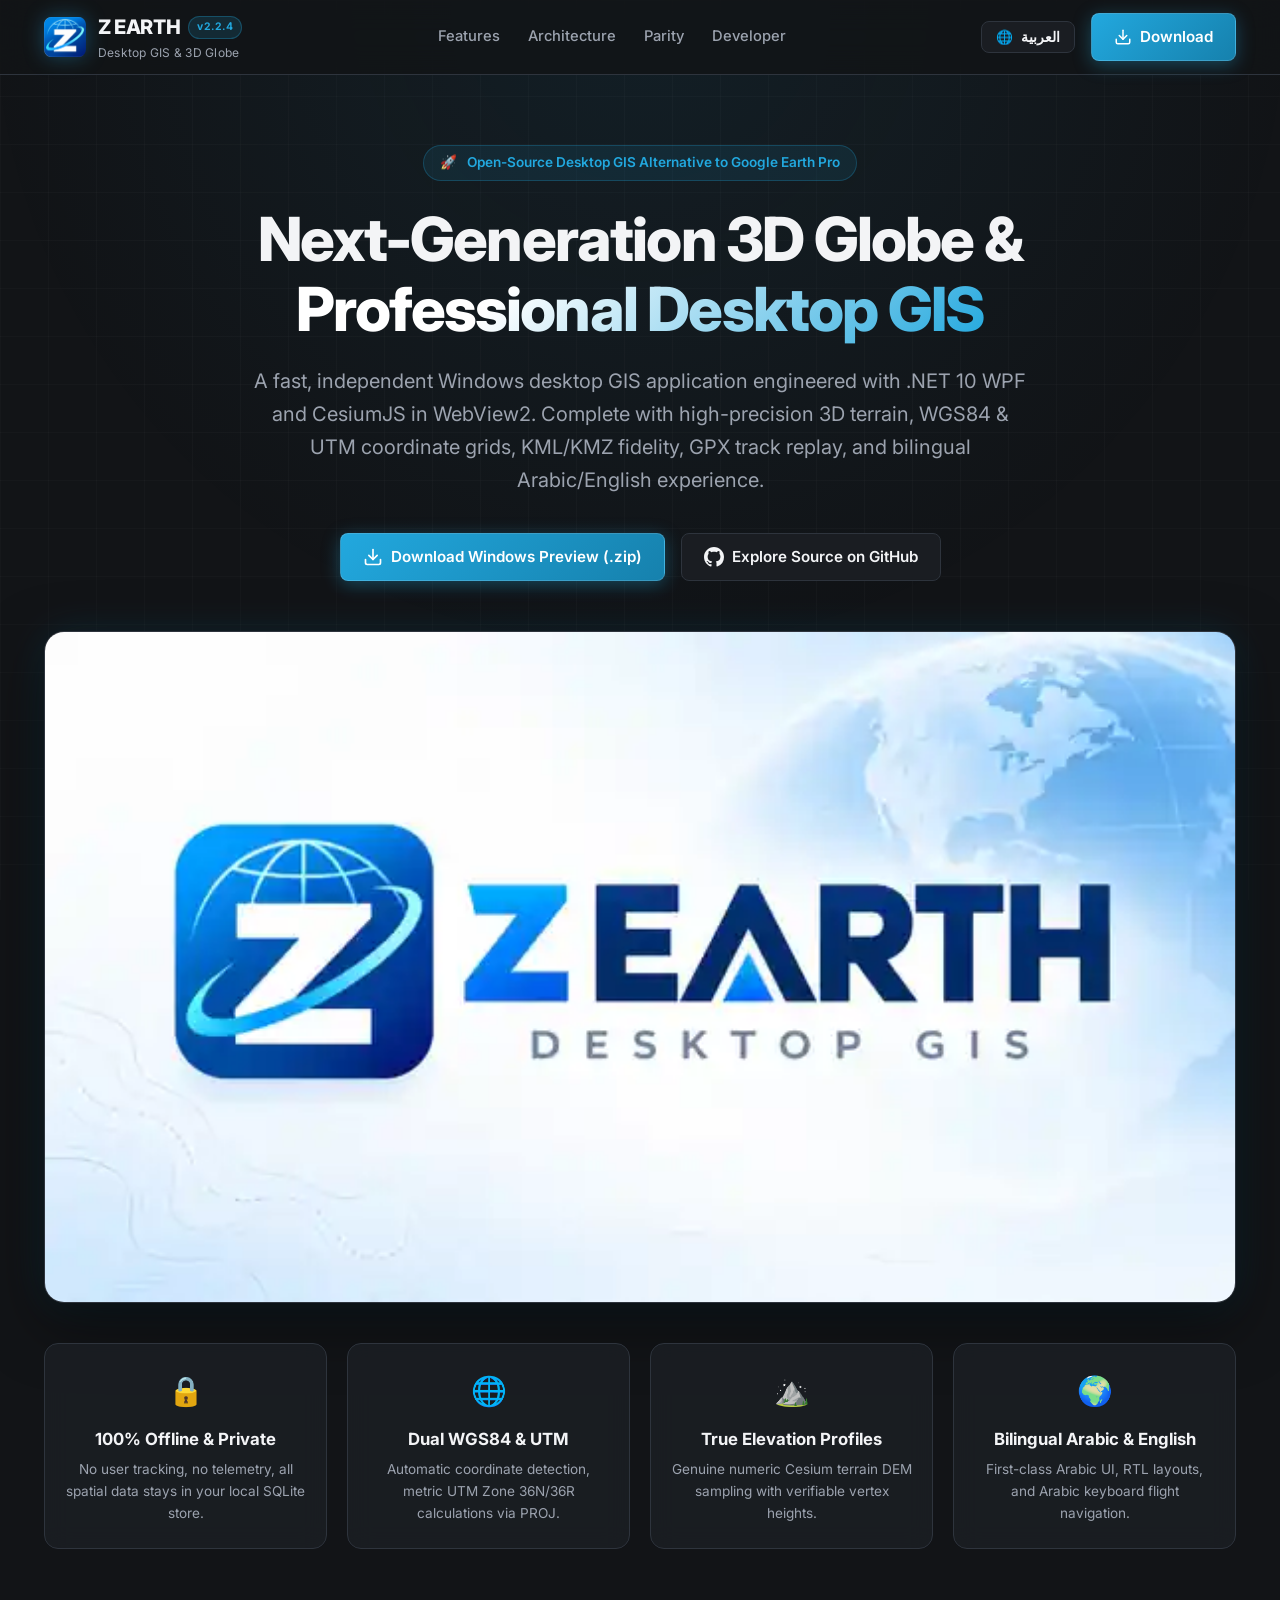
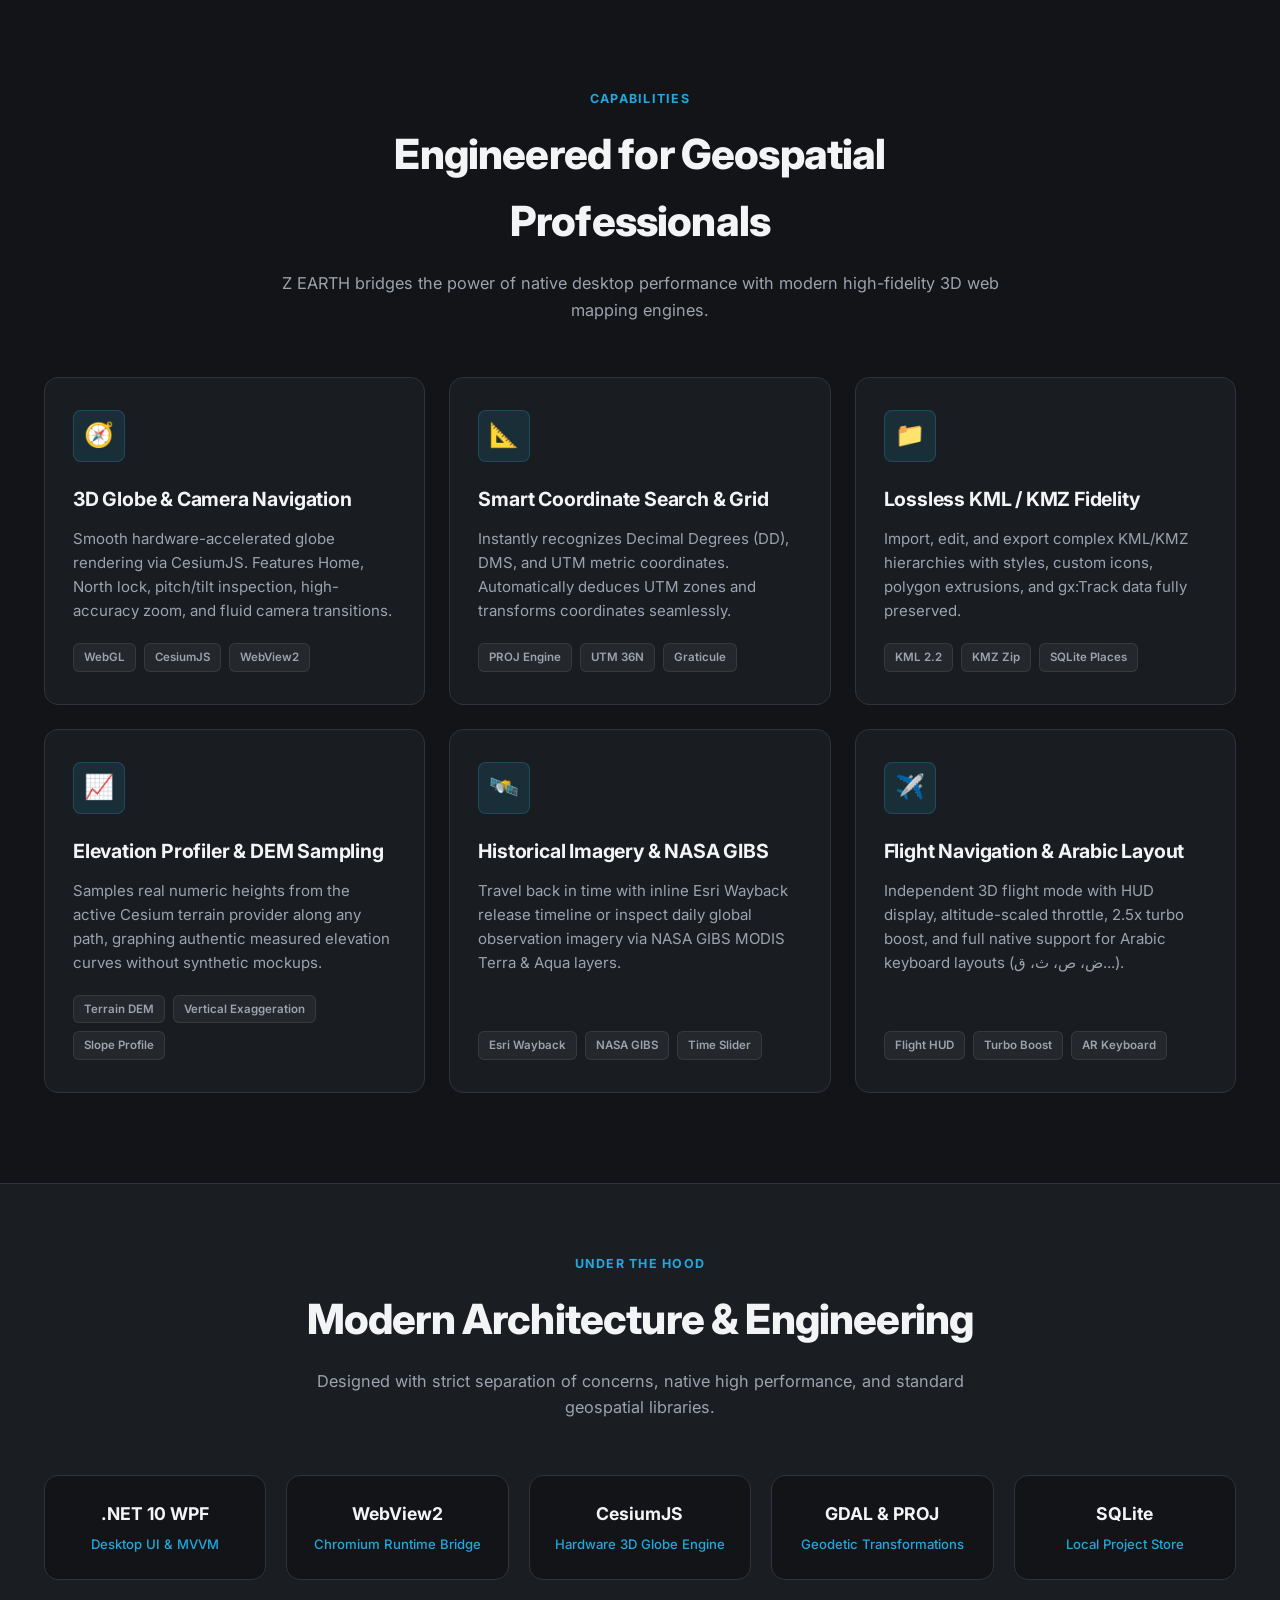
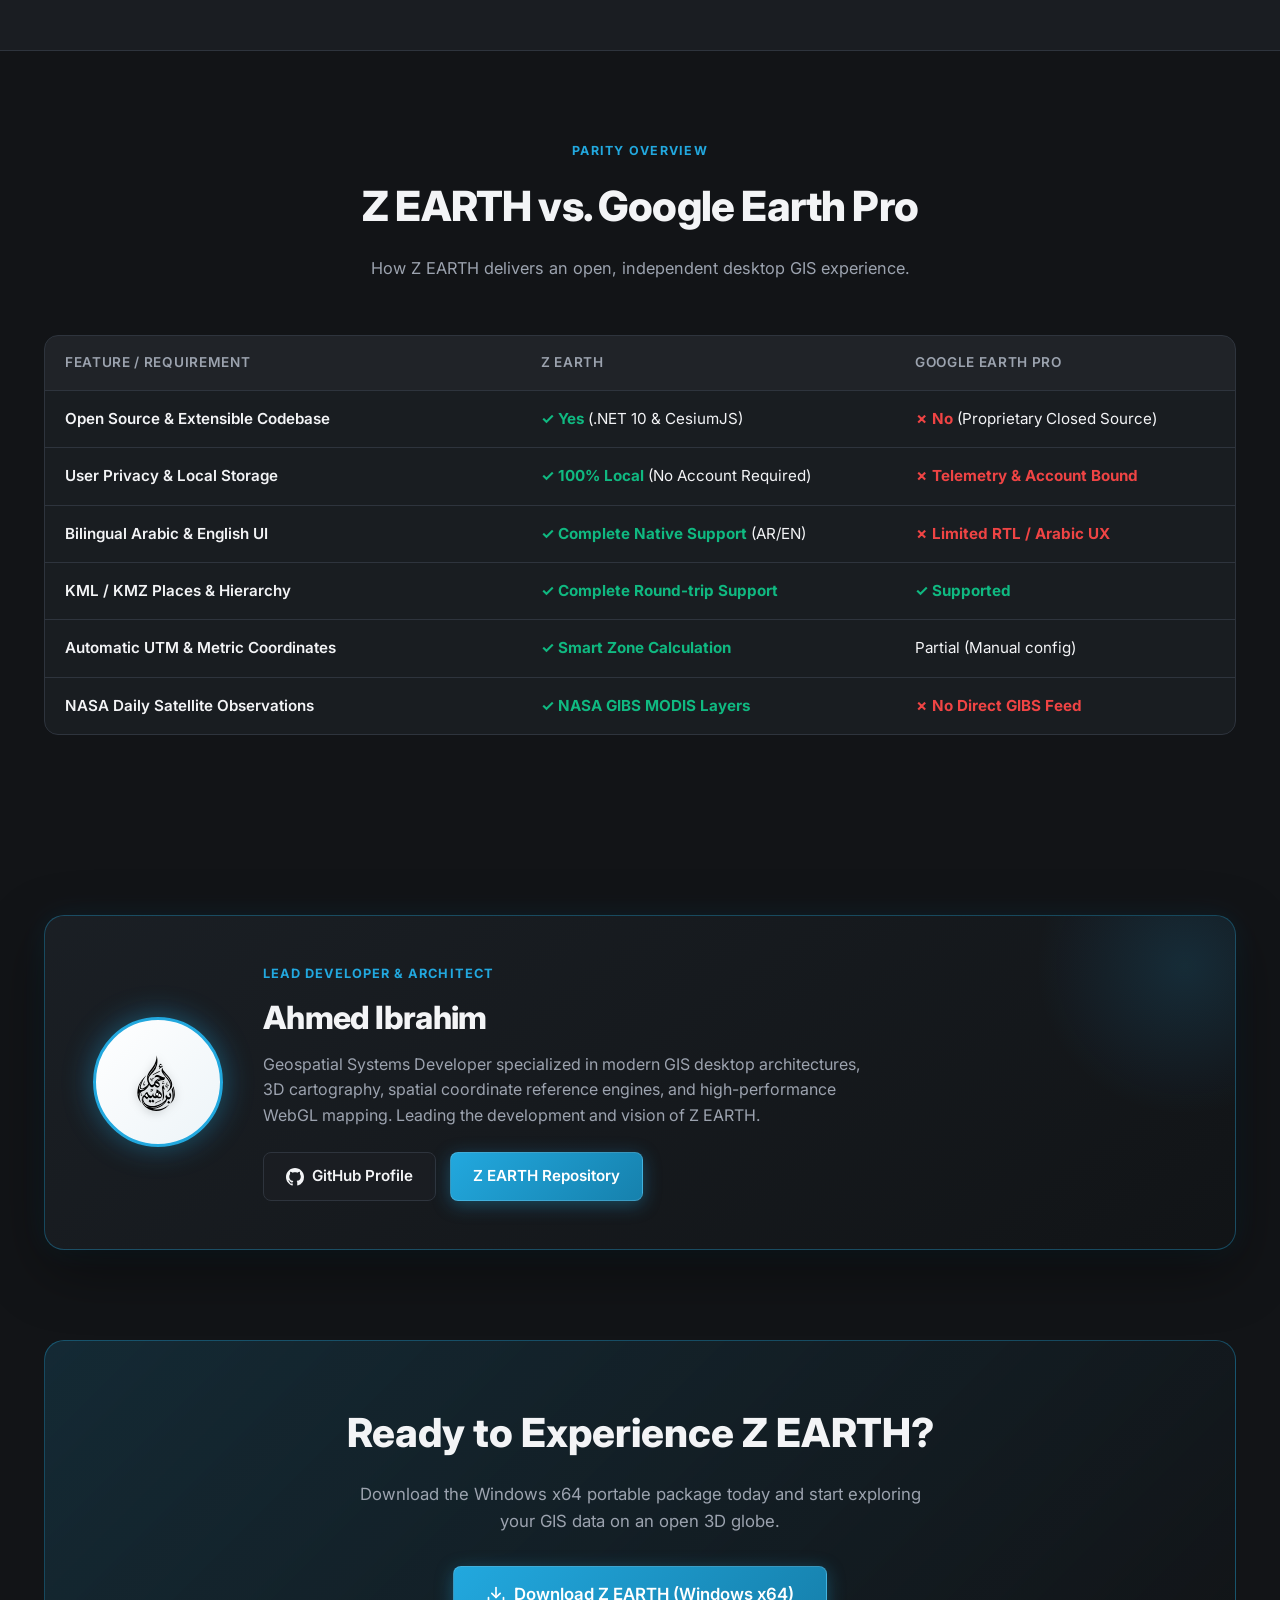
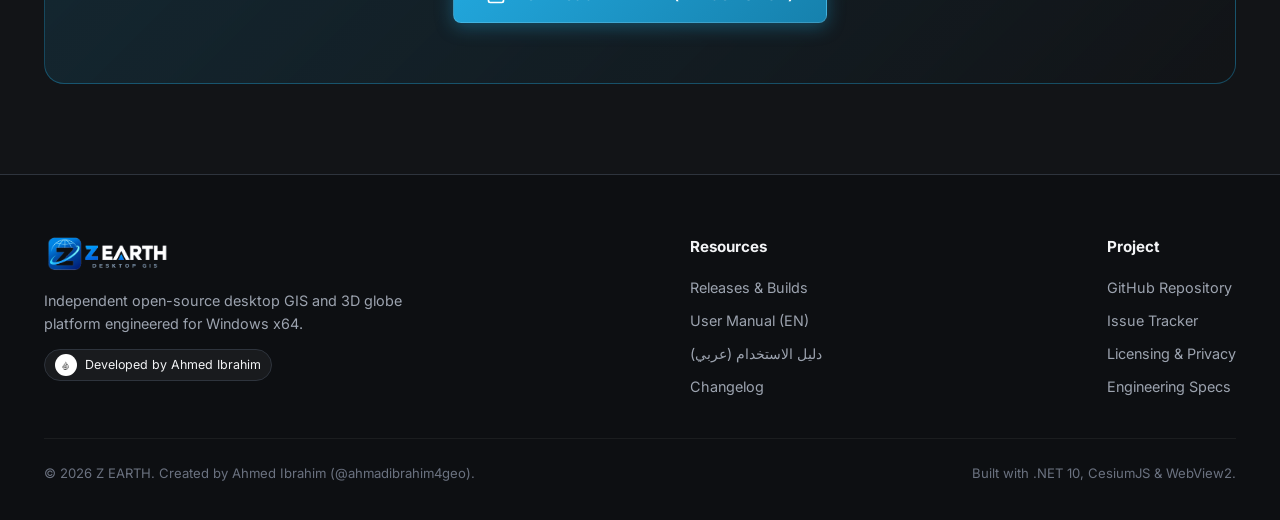
<file: index.html>
<!DOCTYPE html>
<html lang="en" dir="ltr" data-theme="dark">
<head>
  <meta charset="UTF-8">
  <meta name="viewport" content="width=device-width, initial-scale=1.0">
  <title>Z EARTH — Modern Desktop GIS & 3D Globe</title>
  <meta name="description" content="Open-source Windows desktop GIS and 3D globe application powered by .NET 10 WPF and CesiumJS. A Google Earth Pro alternative featuring 3D terrain, KML/KMZ, coordinate grids, and bilingual support.">
  <meta name="keywords" content="GIS, CesiumJS, 3D Globe, Google Earth Pro alternative, WPF, .NET 10, KML, KMZ, UTM, WGS84, Desktop GIS">
  <meta name="author" content="Ahmed Ibrahim">

  <!-- Open Graph / Social Sharing -->
  <meta property="og:type" content="website">
  <meta property="og:title" content="Z EARTH — Modern Desktop GIS & 3D Globe">
  <meta property="og:description" content="Open-source Windows desktop GIS and 3D globe application powered by .NET 10 WPF and CesiumJS. Google Earth Pro alternative with 3D terrain, KML/KMZ, and full bilingual (EN/AR) support.">
  <meta property="og:image" content="assets/branding/zearth-repo-header.webp">
  <meta property="og:url" content="https://ahmadibrahim4geo.github.io/Z-EARTH/">

  <!-- Favicon -->
  <link rel="icon" type="image/png" href="assets/branding/zearth_approved_icon.png">

  <!-- Google Fonts: Inter & Cairo -->
  <link rel="preconnect" href="https://fonts.googleapis.com">
  <link rel="preconnect" href="https://fonts.gstatic.com" crossorigin>
  <link href="https://fonts.googleapis.com/css2?family=Cairo:wght@400;600;700;800&family=Inter:wght@300;400;500;600;700;800&display=swap" rel="stylesheet">

  <style>
    :root {
      --bg-primary: #121417;
      --bg-secondary: #1a1d22;
      --bg-card: rgba(28, 32, 38, 0.75);
      --bg-card-hover: rgba(36, 42, 50, 0.85);
      --border-color: #2e343d;
      --border-highlight: rgba(34, 168, 222, 0.35);
      --accent-blue: #22A8DE;
      --accent-blue-hover: #1b8fc0;
      --accent-glow: rgba(34, 168, 222, 0.25);
      --text-main: #f3f4f6;
      --text-muted: #9ca3af;
      --text-dim: #6b7280;
      --font-en: 'Inter', -apple-system, BlinkMacSystemFont, 'Segoe UI', Roboto, sans-serif;
      --font-ar: 'Cairo', 'Segoe UI', Tahoma, sans-serif;
      --radius-sm: 8px;
      --radius-md: 14px;
      --radius-lg: 20px;
      --transition: all 0.25s cubic-bezier(0.16, 1, 0.3, 1);
    }

    * {
      box-sizing: border-box;
      margin: 0;
      padding: 0;
    }

    html {
      scroll-behavior: smooth;
    }

    body {
      background-color: var(--bg-primary);
      color: var(--text-main);
      font-family: var(--font-en);
      line-height: 1.6;
      overflow-x: hidden;
      min-height: 100vh;
    }

    html[dir="rtl"] body {
      font-family: var(--font-ar);
    }

    /* Subtle background grid pattern */
    body::before {
      content: "";
      position: fixed;
      top: 0;
      left: 0;
      width: 100%;
      height: 100%;
      background-image: 
        radial-gradient(circle at 50% 0%, rgba(34, 168, 222, 0.08) 0%, transparent 60%),
        linear-gradient(to right, rgba(255, 255, 255, 0.02) 1px, transparent 1px),
        linear-gradient(to bottom, rgba(255, 255, 255, 0.02) 1px, transparent 1px);
      background-size: 100% 100%, 48px 48px, 48px 48px;
      pointer-events: none;
      z-index: 0;
    }

    .container {
      width: 100%;
      max-width: 1240px;
      margin: 0 auto;
      padding: 0 24px;
      position: relative;
      z-index: 1;
    }

    /* ==========================================================================
       Navigation Bar
       ========================================================================== */
    .navbar {
      position: sticky;
      top: 0;
      z-index: 100;
      backdrop-filter: blur(16px);
      -webkit-backdrop-filter: blur(16px);
      background: rgba(18, 20, 23, 0.85);
      border-bottom: 1px solid var(--border-color);
      transition: var(--transition);
    }

    .nav-container {
      display: flex;
      align-items: center;
      justify-content: space-between;
      height: 74px;
    }

    .brand-link {
      display: flex;
      align-items: center;
      gap: 12px;
      text-decoration: none;
      color: var(--text-main);
    }

    .brand-logo {
      height: 42px;
      width: 42px;
      object-fit: contain;
      border-radius: var(--radius-sm);
      filter: drop-shadow(0 0 10px rgba(34, 168, 222, 0.35));
    }

    .brand-text {
      display: flex;
      flex-direction: column;
    }

    .brand-title {
      font-weight: 800;
      font-size: 1.25rem;
      letter-spacing: -0.02em;
      display: flex;
      align-items: center;
      gap: 8px;
    }

    .brand-badge {
      font-size: 0.65rem;
      font-weight: 700;
      padding: 2px 8px;
      border-radius: 999px;
      background: rgba(34, 168, 222, 0.15);
      color: var(--accent-blue);
      border: 1px solid rgba(34, 168, 222, 0.3);
      letter-spacing: 0.05em;
    }

    .brand-subtitle {
      font-size: 0.75rem;
      color: var(--text-muted);
      letter-spacing: 0.02em;
    }

    .nav-links {
      display: flex;
      align-items: center;
      gap: 28px;
      list-style: none;
    }

    .nav-link {
      text-decoration: none;
      color: var(--text-muted);
      font-size: 0.92rem;
      font-weight: 500;
      transition: var(--transition);
      display: flex;
      align-items: center;
      gap: 6px;
    }

    .nav-link:hover {
      color: var(--accent-blue);
    }

    .nav-actions {
      display: flex;
      align-items: center;
      gap: 16px;
    }

    /* Language Switch Button */
    .lang-btn {
      display: flex;
      align-items: center;
      gap: 8px;
      padding: 7px 14px;
      border-radius: var(--radius-sm);
      background: var(--bg-secondary);
      border: 1px solid var(--border-color);
      color: var(--text-main);
      cursor: pointer;
      font-size: 0.85rem;
      font-weight: 600;
      font-family: inherit;
      transition: var(--transition);
    }

    .lang-btn:hover {
      border-color: var(--accent-blue);
      color: var(--accent-blue);
      background: rgba(34, 168, 222, 0.1);
    }

    .btn {
      display: inline-flex;
      align-items: center;
      justify-content: center;
      gap: 8px;
      font-weight: 600;
      font-size: 0.95rem;
      padding: 11px 22px;
      border-radius: var(--radius-sm);
      text-decoration: none;
      transition: var(--transition);
      cursor: pointer;
      font-family: inherit;
    }

    .btn-primary {
      background: linear-gradient(135deg, #22A8DE 0%, #1681ad 100%);
      color: #ffffff;
      border: 1px solid rgba(255, 255, 255, 0.15);
      box-shadow: 0 4px 18px rgba(34, 168, 222, 0.35);
    }

    .btn-primary:hover {
      transform: translateY(-2px);
      box-shadow: 0 6px 24px rgba(34, 168, 222, 0.5);
      background: linear-gradient(135deg, #28b8f2 0%, #1b8fc0 100%);
    }

    .btn-secondary {
      background: var(--bg-secondary);
      color: var(--text-main);
      border: 1px solid var(--border-color);
    }

    .btn-secondary:hover {
      transform: translateY(-2px);
      background: rgba(255, 255, 255, 0.05);
      border-color: var(--text-muted);
    }

    /* ==========================================================================
       Hero Section
       ========================================================================== */
    .hero {
      padding: 70px 0 50px;
      text-align: center;
      position: relative;
    }

    .hero-badge-wrap {
      display: inline-flex;
      align-items: center;
      gap: 10px;
      padding: 6px 16px;
      border-radius: 999px;
      background: rgba(34, 168, 222, 0.1);
      border: 1px solid rgba(34, 168, 222, 0.25);
      margin-bottom: 24px;
      font-size: 0.85rem;
      color: var(--accent-blue);
      font-weight: 600;
    }

    .hero-title {
      font-size: clamp(2.2rem, 5vw, 3.8rem);
      font-weight: 800;
      line-height: 1.15;
      letter-spacing: -0.03em;
      margin-bottom: 20px;
      max-width: 980px;
      margin-left: auto;
      margin-right: auto;
    }

    .hero-title .gradient-text {
      background: linear-gradient(135deg, #ffffff 30%, #22A8DE 100%);
      -webkit-background-clip: text;
      -webkit-text-fill-color: transparent;
    }

    .hero-desc {
      font-size: clamp(1.05rem, 2vw, 1.25rem);
      color: var(--text-muted);
      max-width: 780px;
      margin: 0 auto 36px;
      line-height: 1.65;
    }

    .hero-cta {
      display: flex;
      flex-wrap: wrap;
      align-items: center;
      justify-content: center;
      gap: 16px;
      margin-bottom: 50px;
    }

    .hero-banner-card {
      position: relative;
      border-radius: var(--radius-lg);
      overflow: hidden;
      border: 1px solid var(--border-color);
      background: var(--bg-card);
      box-shadow: 0 20px 60px rgba(0, 0, 0, 0.5), 0 0 40px rgba(34, 168, 222, 0.15);
      transition: var(--transition);
    }

    .hero-banner-card:hover {
      border-color: var(--border-highlight);
    }

    .hero-banner-img {
      width: 100%;
      height: auto;
      display: block;
      transition: transform 0.6s ease;
    }

    /* Key Metrics Highlights */
    .highlights-row {
      display: grid;
      grid-template-columns: repeat(auto-fit, minmax(220px, 1fr));
      gap: 20px;
      margin-top: 40px;
    }

    .highlight-card {
      background: var(--bg-card);
      border: 1px solid var(--border-color);
      border-radius: var(--radius-md);
      padding: 24px 20px;
      text-align: center;
      backdrop-filter: blur(12px);
      transition: var(--transition);
    }

    .highlight-card:hover {
      border-color: var(--border-highlight);
      transform: translateY(-4px);
      box-shadow: 0 10px 30px rgba(0, 0, 0, 0.3);
    }

    .highlight-icon {
      font-size: 1.8rem;
      margin-bottom: 12px;
      display: inline-block;
      color: var(--accent-blue);
    }

    .highlight-card h4 {
      font-size: 1.05rem;
      font-weight: 700;
      margin-bottom: 6px;
    }

    .highlight-card p {
      font-size: 0.85rem;
      color: var(--text-muted);
    }

    /* ==========================================================================
       Features Section
       ========================================================================== */
    .section {
      padding: 90px 0;
      position: relative;
    }

    .section-header {
      text-align: center;
      max-width: 720px;
      margin: 0 auto 54px;
    }

    .section-tag {
      text-transform: uppercase;
      font-size: 0.78rem;
      font-weight: 700;
      letter-spacing: 0.1em;
      color: var(--accent-blue);
      margin-bottom: 12px;
      display: block;
    }

    .section-title {
      font-size: clamp(1.8rem, 3.5vw, 2.6rem);
      font-weight: 800;
      letter-spacing: -0.02em;
      margin-bottom: 16px;
    }

    .section-desc {
      color: var(--text-muted);
      font-size: 1.02rem;
    }

    .features-grid {
      display: grid;
      grid-template-columns: repeat(auto-fill, minmax(340px, 1fr));
      gap: 24px;
    }

    .feature-card {
      background: var(--bg-card);
      border: 1px solid var(--border-color);
      border-radius: var(--radius-md);
      padding: 32px 28px;
      transition: var(--transition);
      position: relative;
      overflow: hidden;
      display: flex;
      flex-direction: column;
    }

    .feature-card:hover {
      background: var(--bg-card-hover);
      border-color: var(--border-highlight);
      transform: translateY(-4px);
      box-shadow: 0 14px 40px rgba(0, 0, 0, 0.35);
    }

    .feature-card::before {
      content: "";
      position: absolute;
      top: 0;
      left: 0;
      width: 100%;
      height: 3px;
      background: linear-gradient(90deg, transparent, var(--accent-blue), transparent);
      opacity: 0;
      transition: var(--transition);
    }

    .feature-card:hover::before {
      opacity: 1;
    }

    .feature-icon-box {
      width: 52px;
      height: 52px;
      border-radius: var(--radius-sm);
      background: rgba(34, 168, 222, 0.12);
      border: 1px solid rgba(34, 168, 222, 0.25);
      display: flex;
      align-items: center;
      justify-content: center;
      font-size: 1.5rem;
      margin-bottom: 22px;
      color: var(--accent-blue);
    }

    .feature-title {
      font-size: 1.22rem;
      font-weight: 700;
      margin-bottom: 12px;
      letter-spacing: -0.01em;
    }

    .feature-desc {
      color: var(--text-muted);
      font-size: 0.94rem;
      line-height: 1.6;
      flex-grow: 1;
    }

    .feature-badge-row {
      display: flex;
      flex-wrap: wrap;
      gap: 8px;
      margin-top: 20px;
    }

    .feature-badge {
      font-size: 0.72rem;
      font-weight: 600;
      padding: 4px 10px;
      border-radius: 6px;
      background: rgba(255, 255, 255, 0.05);
      color: var(--text-muted);
      border: 1px solid rgba(255, 255, 255, 0.08);
    }

    /* ==========================================================================
       Architecture & Tech Stack
       ========================================================================== */
    .tech-stack-section {
      background: var(--bg-secondary);
      border-top: 1px solid var(--border-color);
      border-bottom: 1px solid var(--border-color);
      padding: 70px 0;
    }

    .tech-grid {
      display: grid;
      grid-template-columns: repeat(auto-fit, minmax(200px, 1fr));
      gap: 20px;
      margin-top: 36px;
    }

    .tech-item {
      padding: 24px;
      border-radius: var(--radius-md);
      background: var(--bg-primary);
      border: 1px solid var(--border-color);
      text-align: center;
      transition: var(--transition);
    }

    .tech-item:hover {
      border-color: var(--accent-blue);
      transform: translateY(-3px);
    }

    .tech-name {
      font-weight: 700;
      font-size: 1.1rem;
      margin-bottom: 6px;
      color: var(--text-main);
    }

    .tech-role {
      font-size: 0.82rem;
      color: var(--accent-blue);
      font-weight: 500;
    }

    /* ==========================================================================
       Comparison Matrix
       ========================================================================== */
    .table-card {
      background: var(--bg-card);
      border: 1px solid var(--border-color);
      border-radius: var(--radius-md);
      overflow-x: auto;
      margin-top: 40px;
    }

    .comp-table {
      width: 100%;
      border-collapse: collapse;
      text-align: left;
      font-size: 0.95rem;
    }

    html[dir="rtl"] .comp-table {
      text-align: right;
    }

    .comp-table th,
    .comp-table td {
      padding: 16px 20px;
      border-bottom: 1px solid var(--border-color);
    }

    .comp-table th {
      background: rgba(255, 255, 255, 0.03);
      color: var(--text-muted);
      font-weight: 600;
      font-size: 0.85rem;
      text-transform: uppercase;
      letter-spacing: 0.05em;
    }

    .comp-table tr:last-child td {
      border-bottom: none;
    }

    .comp-table .feature-col {
      font-weight: 600;
      color: var(--text-main);
      width: 40%;
    }

    .check-icon {
      color: #10b981;
      font-weight: bold;
    }

    .cross-icon {
      color: #ef4444;
      font-weight: bold;
    }

    /* ==========================================================================
       Developer Section (Spotlight)
       ========================================================================== */
    .developer-section {
      padding: 90px 0;
      position: relative;
    }

    .developer-card {
      background: linear-gradient(145deg, rgba(28, 32, 38, 0.9) 0%, rgba(18, 20, 23, 0.9) 100%);
      border: 1px solid var(--border-highlight);
      border-radius: var(--radius-lg);
      padding: 48px;
      display: flex;
      flex-wrap: wrap;
      align-items: center;
      gap: 40px;
      box-shadow: 0 20px 60px rgba(0, 0, 0, 0.4), 0 0 30px rgba(34, 168, 222, 0.1);
      position: relative;
      overflow: hidden;
    }

    .developer-card::after {
      content: "";
      position: absolute;
      top: -100px;
      right: -100px;
      width: 300px;
      height: 300px;
      background: radial-gradient(circle, rgba(34, 168, 222, 0.15) 0%, transparent 70%);
      pointer-events: none;
    }

    .developer-badge-logo-container {
      position: relative;
      flex-shrink: 0;
    }

    .developer-logo-box {
      width: 130px;
      height: 130px;
      border-radius: 50%;
      background: linear-gradient(135deg, #ffffff 0%, #edf4f8 100%);
      border: 3px solid var(--accent-blue);
      box-shadow: 0 0 30px rgba(34, 168, 222, 0.45);
      display: flex;
      align-items: center;
      justify-content: center;
      padding: 14px;
      overflow: hidden;
      position: relative;
    }

    .developer-logo-img {
      width: 100%;
      height: 100%;
      object-fit: contain;
      filter: drop-shadow(0 2px 4px rgba(0,0,0,0.25));
    }

    .developer-info {
      flex: 1;
      min-width: 280px;
    }

    .developer-tag {
      font-size: 0.8rem;
      font-weight: 700;
      color: var(--accent-blue);
      text-transform: uppercase;
      letter-spacing: 0.08em;
      margin-bottom: 8px;
      display: block;
    }

    .developer-name {
      font-size: 2rem;
      font-weight: 800;
      margin-bottom: 8px;
      letter-spacing: -0.02em;
    }

    .developer-bio {
      color: var(--text-muted);
      font-size: 1rem;
      line-height: 1.6;
      margin-bottom: 24px;
      max-width: 620px;
    }

    .developer-links {
      display: flex;
      flex-wrap: wrap;
      gap: 14px;
    }

    /* ==========================================================================
       Download / Call to Action
       ========================================================================== */
    .cta-banner {
      background: linear-gradient(135deg, rgba(34, 168, 222, 0.15) 0%, rgba(18, 20, 23, 0.95) 100%);
      border: 1px solid var(--border-highlight);
      border-radius: var(--radius-lg);
      padding: 60px 40px;
      text-align: center;
      margin-bottom: 90px;
    }

    .cta-banner h2 {
      font-size: clamp(1.8rem, 3.5vw, 2.5rem);
      font-weight: 800;
      margin-bottom: 16px;
    }

    .cta-banner p {
      color: var(--text-muted);
      font-size: 1.05rem;
      max-width: 600px;
      margin: 0 auto 32px;
    }

    /* ==========================================================================
       Footer
       ========================================================================== */
    .footer {
      border-top: 1px solid var(--border-color);
      background: #0d0f12;
      padding: 60px 0 36px;
      color: var(--text-muted);
      font-size: 0.9rem;
    }

    .footer-top {
      display: flex;
      flex-wrap: wrap;
      justify-content: space-between;
      gap: 40px;
      margin-bottom: 40px;
    }

    .footer-brand {
      max-width: 360px;
    }

    .footer-logos {
      display: flex;
      align-items: center;
      gap: 14px;
      margin-bottom: 16px;
    }

    .footer-logo-item {
      height: 38px;
      width: auto;
      object-fit: contain;
    }

    .footer-dev-pill {
      display: inline-flex;
      align-items: center;
      gap: 8px;
      padding: 4px 10px;
      background: rgba(255, 255, 255, 0.05);
      border: 1px solid var(--border-color);
      border-radius: 999px;
      font-size: 0.78rem;
      color: var(--text-main);
    }

    .footer-links-col h5 {
      color: var(--text-main);
      font-size: 0.95rem;
      font-weight: 700;
      margin-bottom: 16px;
    }

    .footer-links-col ul {
      list-style: none;
      display: flex;
      flex-direction: column;
      gap: 10px;
    }

    .footer-links-col a {
      color: var(--text-muted);
      text-decoration: none;
      transition: var(--transition);
    }

    .footer-links-col a:hover {
      color: var(--accent-blue);
    }

    .footer-bottom {
      border-top: 1px solid rgba(255, 255, 255, 0.06);
      padding-top: 24px;
      display: flex;
      flex-wrap: wrap;
      align-items: center;
      justify-content: space-between;
      gap: 16px;
      font-size: 0.82rem;
      color: var(--text-dim);
    }

    /* ==========================================================================
       Responsive Rules
       ========================================================================== */
    @media (max-width: 860px) {
      .nav-links {
        display: none;
      }
      .developer-card {
        padding: 32px 24px;
        text-align: center;
        justify-content: center;
      }
      .developer-bio {
        margin-left: auto;
        margin-right: auto;
      }
      .developer-links {
        justify-content: center;
      }
    }
  </style>
</head>
<body>

  <!-- Navigation Bar -->
  <header class="navbar">
    <div class="container nav-container">
      <a href="#" class="brand-link">
        <img src="assets/branding/zearth_approved_icon.png" alt="Z EARTH Logo" class="brand-logo">
        <div class="brand-text">
          <span class="brand-title">
            Z EARTH
            <span class="brand-badge">v2.2.4</span>
          </span>
          <span class="brand-subtitle" data-i18n="nav.subtitle">Desktop GIS & 3D Globe</span>
        </div>
      </a>

      <ul class="nav-links">
        <li><a href="#features" class="nav-link" data-i18n="nav.features">Features</a></li>
        <li><a href="#architecture" class="nav-link" data-i18n="nav.architecture">Architecture</a></li>
        <li><a href="#comparison" class="nav-link" data-i18n="nav.comparison">Parity</a></li>
        <li><a href="#developer" class="nav-link" data-i18n="nav.developer">Developer</a></li>
      </ul>

      <div class="nav-actions">
        <!-- Language Switcher -->
        <button id="langToggle" class="lang-btn" onclick="toggleLanguage()">
          <span id="langIcon">🌐</span>
          <span id="langText">العربية</span>
        </button>

        <a href="https://github.com/ahmadibrahim4geo/Z-EARTH/releases" class="btn btn-primary" target="_blank" rel="noopener">
          <svg width="18" height="18" viewBox="0 0 24 24" fill="none" stroke="currentColor" stroke-width="2" stroke-linecap="round" stroke-linejoin="round">
            <path d="M21 15v4a2 2 0 0 1-2 2H5a2 2 0 0 1-2-2v-4"></path>
            <polyline points="7 10 12 15 17 10"></polyline>
            <line x1="12" y1="15" x2="12" y2="3"></line>
          </svg>
          <span data-i18n="nav.download">Download</span>
        </a>
      </div>
    </div>
  </header>

  <!-- Hero Section -->
  <section class="hero">
    <div class="container">
      <div class="hero-badge-wrap">
        <span>🚀</span>
        <span data-i18n="hero.badge">Open-Source Desktop GIS Alternative to Google Earth Pro</span>
      </div>

      <h1 class="hero-title">
        <span data-i18n="hero.title_part1">Next-Generation 3D Globe &</span>
        <br>
        <span class="gradient-text" data-i18n="hero.title_part2">Professional Desktop GIS</span>
      </h1>

      <p class="hero-desc" data-i18n="hero.desc">
        A fast, independent Windows desktop GIS application engineered with .NET 10 WPF and CesiumJS in WebView2. Complete with high-precision 3D terrain, WGS84 & UTM coordinate grids, KML/KMZ fidelity, GPX track replay, and bilingual Arabic/English experience.
      </p>

      <div class="hero-cta">
        <a href="https://github.com/ahmadibrahim4geo/Z-EARTH/releases" class="btn btn-primary" target="_blank" rel="noopener">
          <svg width="20" height="20" viewBox="0 0 24 24" fill="none" stroke="currentColor" stroke-width="2" stroke-linecap="round" stroke-linejoin="round">
            <path d="M21 15v4a2 2 0 0 1-2 2H5a2 2 0 0 1-2-2v-4"></path>
            <polyline points="7 10 12 15 17 10"></polyline>
            <line x1="12" y1="15" x2="12" y2="3"></line>
          </svg>
          <span data-i18n="hero.btn_download">Download Windows Preview (.zip)</span>
        </a>

        <a href="https://github.com/ahmadibrahim4geo/Z-EARTH" class="btn btn-secondary" target="_blank" rel="noopener">
          <svg width="20" height="20" viewBox="0 0 24 24" fill="currentColor">
            <path d="M12 0C5.37 0 0 5.37 0 12c0 5.31 3.435 9.795 8.205 11.385.6.105.825-.255.825-.57 0-.285-.015-1.23-.015-2.235-3.015.555-3.795-.735-4.035-1.41-.135-.345-.72-1.41-1.23-1.695-.42-.225-1.02-.78-.015-.795.945-.015 1.62.87 1.845 1.23 1.08 1.815 2.805 1.305 3.495.99.105-.78.42-1.305.765-1.605-2.67-.3-5.46-1.335-5.46-5.925 0-1.305.465-2.385 1.23-3.225-.12-.3-.54-1.53.12-3.18 0 0 1.005-.315 3.3 1.23.96-.27 1.98-.405 3-.405s2.04.135 3 .405c2.295-1.56 3.3-1.23 3.3-1.23.66 1.65.24 2.88.12 3.18.765.84 1.23 1.905 1.23 3.225 0 4.605-2.805 5.625-5.475 5.925.435.375.81 1.095.81 2.22 0 1.605-.015 2.895-.015 3.3 0 .315.225.69.825.57A12.02 12.02 0 0024 12c0-6.63-5.37-12-12-12z"/>
          </svg>
          <span data-i18n="hero.btn_repo">Explore Source on GitHub</span>
        </a>
      </div>

      <!-- App Preview Graphic -->
      <div class="hero-banner-card">
        <img src="assets/branding/zearth-repo-header.webp" alt="Z EARTH Application Showcase" class="hero-banner-img">
      </div>

      <!-- Key Metrics Row -->
      <div class="highlights-row">
        <div class="highlight-card">
          <div class="highlight-icon">🔒</div>
          <h4 data-i18n="highlight.p1_title">100% Offline & Private</h4>
          <p data-i18n="highlight.p1_desc">No user tracking, no telemetry, all spatial data stays in your local SQLite store.</p>
        </div>
        <div class="highlight-card">
          <div class="highlight-icon">🌐</div>
          <h4 data-i18n="highlight.p2_title">Dual WGS84 & UTM</h4>
          <p data-i18n="highlight.p2_desc">Automatic coordinate detection, metric UTM Zone 36N/36R calculations via PROJ.</p>
        </div>
        <div class="highlight-card">
          <div class="highlight-icon">⛰️</div>
          <h4 data-i18n="highlight.p3_title">True Elevation Profiles</h4>
          <p data-i18n="highlight.p3_desc">Genuine numeric Cesium terrain DEM sampling with verifiable vertex heights.</p>
        </div>
        <div class="highlight-card">
          <div class="highlight-icon">🌍</div>
          <h4 data-i18n="highlight.p4_title">Bilingual Arabic & English</h4>
          <p data-i18n="highlight.p4_desc">First-class Arabic UI, RTL layouts, and Arabic keyboard flight navigation.</p>
        </div>
      </div>
    </div>
  </section>

  <!-- Features Section -->
  <section id="features" class="section">
    <div class="container">
      <div class="section-header">
        <span class="section-tag" data-i18n="features.tag">Capabilities</span>
        <h2 class="section-title" data-i18n="features.title">Engineered for Geospatial Professionals</h2>
        <p class="section-desc" data-i18n="features.desc">
          Z EARTH bridges the power of native desktop performance with modern high-fidelity 3D web mapping engines.
        </p>
      </div>

      <div class="features-grid">
        <!-- Feature 1 -->
        <div class="feature-card">
          <div class="feature-icon-box">🧭</div>
          <h3 class="feature-title" data-i18n="f1.title">3D Globe & Camera Navigation</h3>
          <p class="feature-desc" data-i18n="f1.desc">
            Smooth hardware-accelerated globe rendering via CesiumJS. Features Home, North lock, pitch/tilt inspection, high-accuracy zoom, and fluid camera transitions.
          </p>
          <div class="feature-badge-row">
            <span class="feature-badge">WebGL</span>
            <span class="feature-badge">CesiumJS</span>
            <span class="feature-badge">WebView2</span>
          </div>
        </div>

        <!-- Feature 2 -->
        <div class="feature-card">
          <div class="feature-icon-box">📐</div>
          <h3 class="feature-title" data-i18n="f2.title">Smart Coordinate Search & Grid</h3>
          <p class="feature-desc" data-i18n="f2.desc">
            Instantly recognizes Decimal Degrees (DD), DMS, and UTM metric coordinates. Automatically deduces UTM zones and transforms coordinates seamlessly.
          </p>
          <div class="feature-badge-row">
            <span class="feature-badge">PROJ Engine</span>
            <span class="feature-badge">UTM 36N</span>
            <span class="feature-badge">Graticule</span>
          </div>
        </div>

        <!-- Feature 3 -->
        <div class="feature-card">
          <div class="feature-icon-box">📁</div>
          <h3 class="feature-title" data-i18n="f3.title">Lossless KML / KMZ Fidelity</h3>
          <p class="feature-desc" data-i18n="f3.desc">
            Import, edit, and export complex KML/KMZ hierarchies with styles, custom icons, polygon extrusions, and gx:Track data fully preserved.
          </p>
          <div class="feature-badge-row">
            <span class="feature-badge">KML 2.2</span>
            <span class="feature-badge">KMZ Zip</span>
            <span class="feature-badge">SQLite Places</span>
          </div>
        </div>

        <!-- Feature 4 -->
        <div class="feature-card">
          <div class="feature-icon-box">📈</div>
          <h3 class="feature-title" data-i18n="f4.title">Elevation Profiler & DEM Sampling</h3>
          <p class="feature-desc" data-i18n="f4.desc">
            Samples real numeric heights from the active Cesium terrain provider along any path, graphing authentic measured elevation curves without synthetic mockups.
          </p>
          <div class="feature-badge-row">
            <span class="feature-badge">Terrain DEM</span>
            <span class="feature-badge">Vertical Exaggeration</span>
            <span class="feature-badge">Slope Profile</span>
          </div>
        </div>

        <!-- Feature 5 -->
        <div class="feature-card">
          <div class="feature-icon-box">🛰️</div>
          <h3 class="feature-title" data-i18n="f5.title">Historical Imagery & NASA GIBS</h3>
          <p class="feature-desc" data-i18n="f5.desc">
            Travel back in time with inline Esri Wayback release timeline or inspect daily global observation imagery via NASA GIBS MODIS Terra & Aqua layers.
          </p>
          <div class="feature-badge-row">
            <span class="feature-badge">Esri Wayback</span>
            <span class="feature-badge">NASA GIBS</span>
            <span class="feature-badge">Time Slider</span>
          </div>
        </div>

        <!-- Feature 6 -->
        <div class="feature-card">
          <div class="feature-icon-box">✈️</div>
          <h3 class="feature-title" data-i18n="f6.title">Flight Navigation & Arabic Layout</h3>
          <p class="feature-desc" data-i18n="f6.desc">
            Independent 3D flight mode with HUD display, altitude-scaled throttle, 2.5x turbo boost, and full native support for Arabic keyboard layouts (ض، ص، ث، ق...).
          </p>
          <div class="feature-badge-row">
            <span class="feature-badge">Flight HUD</span>
            <span class="feature-badge">Turbo Boost</span>
            <span class="feature-badge">AR Keyboard</span>
          </div>
        </div>
      </div>
    </div>
  </section>

  <!-- Architecture & Stack -->
  <section id="architecture" class="tech-stack-section">
    <div class="container">
      <div class="section-header">
        <span class="section-tag" data-i18n="arch.tag">Under the Hood</span>
        <h2 class="section-title" data-i18n="arch.title">Modern Architecture & Engineering</h2>
        <p class="section-desc" data-i18n="arch.desc">
          Designed with strict separation of concerns, native high performance, and standard geospatial libraries.
        </p>
      </div>

      <div class="tech-grid">
        <div class="tech-item">
          <div class="tech-name">.NET 10 WPF</div>
          <div class="tech-role">Desktop UI & MVVM</div>
        </div>
        <div class="tech-item">
          <div class="tech-name">WebView2</div>
          <div class="tech-role">Chromium Runtime Bridge</div>
        </div>
        <div class="tech-item">
          <div class="tech-name">CesiumJS</div>
          <div class="tech-role">Hardware 3D Globe Engine</div>
        </div>
        <div class="tech-item">
          <div class="tech-name">GDAL & PROJ</div>
          <div class="tech-role">Geodetic Transformations</div>
        </div>
        <div class="tech-item">
          <div class="tech-name">SQLite</div>
          <div class="tech-role">Local Project Store</div>
        </div>
      </div>
    </div>
  </section>

  <!-- Comparison Matrix -->
  <section id="comparison" class="section">
    <div class="container">
      <div class="section-header">
        <span class="section-tag" data-i18n="comp.tag">Parity Overview</span>
        <h2 class="section-title" data-i18n="comp.title">Z EARTH vs. Google Earth Pro</h2>
        <p class="section-desc" data-i18n="comp.desc">
          How Z EARTH delivers an open, independent desktop GIS experience.
        </p>
      </div>

      <div class="table-card">
        <table class="comp-table">
          <thead>
            <tr>
              <th data-i18n="table.feature">Feature / Requirement</th>
              <th>Z EARTH</th>
              <th>Google Earth Pro</th>
            </tr>
          </thead>
          <tbody>
            <tr>
              <td class="feature-col" data-i18n="table.f1">Open Source & Extensible Codebase</td>
              <td><span class="check-icon">✓ Yes</span> (.NET 10 & CesiumJS)</td>
              <td><span class="cross-icon">✗ No</span> (Proprietary Closed Source)</td>
            </tr>
            <tr>
              <td class="feature-col" data-i18n="table.f2">User Privacy & Local Storage</td>
              <td><span class="check-icon">✓ 100% Local</span> (No Account Required)</td>
              <td><span class="cross-icon">✗ Telemetry & Account Bound</span></td>
            </tr>
            <tr>
              <td class="feature-col" data-i18n="table.f3">Bilingual Arabic & English UI</td>
              <td><span class="check-icon">✓ Complete Native Support</span> (AR/EN)</td>
              <td><span class="cross-icon">✗ Limited RTL / Arabic UX</span></td>
            </tr>
            <tr>
              <td class="feature-col" data-i18n="table.f4">KML / KMZ Places & Hierarchy</td>
              <td><span class="check-icon">✓ Complete Round-trip Support</span></td>
              <td><span class="check-icon">✓ Supported</span></td>
            </tr>
            <tr>
              <td class="feature-col" data-i18n="table.f5">Automatic UTM & Metric Coordinates</td>
              <td><span class="check-icon">✓ Smart Zone Calculation</span></td>
              <td><span>Partial (Manual config)</span></td>
            </tr>
            <tr>
              <td class="feature-col" data-i18n="table.f6">NASA Daily Satellite Observations</td>
              <td><span class="check-icon">✓ NASA GIBS MODIS Layers</span></td>
              <td><span class="cross-icon">✗ No Direct GIBS Feed</span></td>
            </tr>
          </tbody>
        </table>
      </div>
    </div>
  </section>

  <!-- Developer Spotlight Section -->
  <section id="developer" class="developer-section">
    <div class="container">
      <div class="developer-card">
        <div class="developer-badge-logo-container">
          <div class="developer-logo-box">
            <!-- Developer's Personal Logo from D:\Logo.svg -->
            <img src="assets/branding/developer_logo.svg" alt="Ahmed Ibrahim - Developer Logo" class="developer-logo-img">
          </div>
        </div>

        <div class="developer-info">
          <span class="developer-tag" data-i18n="dev.tag">Lead Developer & Architect</span>
          <h3 class="developer-name">Ahmed Ibrahim</h3>
          <p class="developer-bio" data-i18n="dev.bio">
            Geospatial Systems Developer specialized in modern GIS desktop architectures, 3D cartography, spatial coordinate reference engines, and high-performance WebGL mapping. Leading the development and vision of Z EARTH.
          </p>

          <div class="developer-links">
            <a href="https://github.com/ahmadibrahim4geo" class="btn btn-secondary" target="_blank" rel="noopener">
              <svg width="18" height="18" viewBox="0 0 24 24" fill="currentColor">
                <path d="M12 0C5.37 0 0 5.37 0 12c0 5.31 3.435 9.795 8.205 11.385.6.105.825-.255.825-.57 0-.285-.015-1.23-.015-2.235-3.015.555-3.795-.735-4.035-1.41-.135-.345-.72-1.41-1.23-1.695-.42-.225-1.02-.78-.015-.795.945-.015 1.62.87 1.845 1.23 1.08 1.815 2.805 1.305 3.495.99.105-.78.42-1.305.765-1.605-2.67-.3-5.46-1.335-5.46-5.925 0-1.305.465-2.385 1.23-3.225-.12-.3-.54-1.53.12-3.18 0 0 1.005-.315 3.3 1.23.96-.27 1.98-.405 3-.405s2.04.135 3 .405c2.295-1.56 3.3-1.23 3.3-1.23.66 1.65.24 2.88.12 3.18.765.84 1.23 1.905 1.23 3.225 0 4.605-2.805 5.625-5.475 5.925.435.375.81 1.095.81 2.22 0 1.605-.015 2.895-.015 3.3 0 .315.225.69.825.57A12.02 12.02 0 0024 12c0-6.63-5.37-12-12-12z"/>
              </svg>
              <span>GitHub Profile</span>
            </a>

            <a href="https://github.com/ahmadibrahim4geo/Z-EARTH" class="btn btn-primary" target="_blank" rel="noopener">
              <span>Z EARTH Repository</span>
            </a>
          </div>
        </div>
      </div>
    </div>
  </section>

  <!-- Download Call To Action -->
  <section class="container">
    <div class="cta-banner">
      <h2 data-i18n="cta.title">Ready to Experience Z EARTH?</h2>
      <p data-i18n="cta.desc">Download the Windows x64 portable package today and start exploring your GIS data on an open 3D globe.</p>
      <a href="https://github.com/ahmadibrahim4geo/Z-EARTH/releases" class="btn btn-primary" style="font-size: 1.05rem; padding: 14px 32px;" target="_blank" rel="noopener">
        <svg width="20" height="20" viewBox="0 0 24 24" fill="none" stroke="currentColor" stroke-width="2" stroke-linecap="round" stroke-linejoin="round">
          <path d="M21 15v4a2 2 0 0 1-2 2H5a2 2 0 0 1-2-2v-4"></path>
          <polyline points="7 10 12 15 17 10"></polyline>
          <line x1="12" y1="15" x2="12" y2="3"></line>
        </svg>
        <span data-i18n="cta.btn">Download Z EARTH (Windows x64)</span>
      </a>
    </div>
  </section>

  <!-- Footer -->
  <footer class="footer">
    <div class="container">
      <div class="footer-top">
        <div class="footer-brand">
          <div class="footer-logos">
            <img src="assets/branding/zearth_approved_logo_dark_theme.png" alt="Z EARTH Logo" class="footer-logo-item">
          </div>
          <p style="margin-bottom: 14px;" data-i18n="footer.desc">
            Independent open-source desktop GIS and 3D globe platform engineered for Windows x64.
          </p>
          <div class="footer-dev-pill">
            <span style="display:inline-flex; align-items:center; justify-content:center; width:22px; height:22px; border-radius:50%; background:#ffffff; padding:2px;">
              <img src="assets/branding/developer_logo.svg" alt="Dev" style="height:16px; width:16px; object-fit:contain;">
            </span>
            <span>Developed by Ahmed Ibrahim</span>
          </div>
        </div>

        <div class="footer-links-col">
          <h5 data-i18n="footer.resources">Resources</h5>
          <ul>
            <li><a href="https://github.com/ahmadibrahim4geo/Z-EARTH/releases" target="_blank" rel="noopener">Releases & Builds</a></li>
            <li><a href="docs/USER_MANUAL_EN.md" target="_blank">User Manual (EN)</a></li>
            <li><a href="docs/USER_MANUAL_AR.md" target="_blank">دليل الاستخدام (عربي)</a></li>
            <li><a href="CHANGELOG.md" target="_blank">Changelog</a></li>
          </ul>
        </div>

        <div class="footer-links-col">
          <h5 data-i18n="footer.project">Project</h5>
          <ul>
            <li><a href="https://github.com/ahmadibrahim4geo/Z-EARTH" target="_blank" rel="noopener">GitHub Repository</a></li>
            <li><a href="https://github.com/ahmadibrahim4geo/Z-EARTH/issues" target="_blank" rel="noopener">Issue Tracker</a></li>
            <li><a href="LEGAL_AND_PRIVACY_NOTICES.md" target="_blank">Licensing & Privacy</a></li>
            <li><a href="AGENTS.md" target="_blank">Engineering Specs</a></li>
          </ul>
        </div>
      </div>

      <div class="footer-bottom">
        <div>© 2026 Z EARTH. Created by Ahmed Ibrahim (@ahmadibrahim4geo).</div>
        <div>Built with .NET 10, CesiumJS & WebView2.</div>
      </div>
    </div>
  </footer>

  <!-- Bilingual Content Engine -->
  <script>
    const translations = {
      en: {
        "nav.subtitle": "Desktop GIS & 3D Globe",
        "nav.features": "Features",
        "nav.architecture": "Architecture",
        "nav.comparison": "Parity",
        "nav.developer": "Developer",
        "nav.download": "Download",
        "hero.badge": "Open-Source Desktop GIS Alternative to Google Earth Pro",
        "hero.title_part1": "Next-Generation 3D Globe &",
        "hero.title_part2": "Professional Desktop GIS",
        "hero.desc": "A fast, independent Windows desktop GIS application engineered with .NET 10 WPF and CesiumJS in WebView2. Complete with high-precision 3D terrain, WGS84 & UTM coordinate grids, KML/KMZ fidelity, GPX track replay, and bilingual Arabic/English experience.",
        "hero.btn_download": "Download Windows Preview (.zip)",
        "hero.btn_repo": "Explore Source on GitHub",
        "highlight.p1_title": "100% Offline & Private",
        "highlight.p1_desc": "No user tracking, no telemetry, all spatial data stays in your local SQLite store.",
        "highlight.p2_title": "Dual WGS84 & UTM",
        "highlight.p2_desc": "Automatic coordinate detection, metric UTM Zone 36N/36R calculations via PROJ.",
        "highlight.p3_title": "True Elevation Profiles",
        "highlight.p3_desc": "Genuine numeric Cesium terrain DEM sampling with verifiable vertex heights.",
        "highlight.p4_title": "Bilingual Arabic & English",
        "highlight.p4_desc": "First-class Arabic UI, RTL layouts, and Arabic keyboard flight navigation.",
        "features.tag": "Capabilities",
        "features.title": "Engineered for Geospatial Professionals",
        "features.desc": "Z EARTH bridges the power of native desktop performance with modern high-fidelity 3D web mapping engines.",
        "f1.title": "3D Globe & Camera Navigation",
        "f1.desc": "Smooth hardware-accelerated globe rendering via CesiumJS. Features Home, North lock, pitch/tilt inspection, high-accuracy zoom, and fluid camera transitions.",
        "f2.title": "Smart Coordinate Search & Grid",
        "f2.desc": "Instantly recognizes Decimal Degrees (DD), DMS, and UTM metric coordinates. Automatically deduces UTM zones and transforms coordinates seamlessly.",
        "f3.title": "Lossless KML / KMZ Fidelity",
        "f3.desc": "Import, edit, and export complex KML/KMZ hierarchies with styles, custom icons, polygon extrusions, and gx:Track data fully preserved.",
        "f4.title": "Elevation Profiler & DEM Sampling",
        "f4.desc": "Samples real numeric heights from the active Cesium terrain provider along any path, graphing authentic measured elevation curves without synthetic mockups.",
        "f5.title": "Historical Imagery & NASA GIBS",
        "f5.desc": "Travel back in time with inline Esri Wayback release timeline or inspect daily global observation imagery via NASA GIBS MODIS Terra & Aqua layers.",
        "f6.title": "Flight Navigation & Arabic Layout",
        "f6.desc": "Independent 3D flight mode with HUD display, altitude-scaled throttle, 2.5x turbo boost, and full native support for Arabic keyboard layouts (ض، ص، ث، ق...).",
        "arch.tag": "Under the Hood",
        "arch.title": "Modern Architecture & Engineering",
        "arch.desc": "Designed with strict separation of concerns, native high performance, and standard geospatial libraries.",
        "comp.tag": "Parity Overview",
        "comp.title": "Z EARTH vs. Google Earth Pro",
        "comp.desc": "How Z EARTH delivers an open, independent desktop GIS experience.",
        "table.feature": "Feature / Requirement",
        "table.f1": "Open Source & Extensible Codebase",
        "table.f2": "User Privacy & Local Storage",
        "table.f3": "Bilingual Arabic & English UI",
        "table.f4": "KML / KMZ Places & Hierarchy",
        "table.f5": "Automatic UTM & Metric Coordinates",
        "table.f6": "NASA Daily Satellite Observations",
        "dev.tag": "Lead Developer & Architect",
        "dev.bio": "Geospatial Systems Developer specialized in modern GIS desktop architectures, 3D cartography, spatial coordinate reference engines, and high-performance WebGL mapping. Leading the development and vision of Z EARTH.",
        "cta.title": "Ready to Experience Z EARTH?",
        "cta.desc": "Download the Windows x64 portable package today and start exploring your GIS data on an open 3D globe.",
        "cta.btn": "Download Z EARTH (Windows x64)",
        "footer.desc": "Independent open-source desktop GIS and 3D globe platform engineered for Windows x64.",
        "footer.resources": "Resources",
        "footer.project": "Project"
      },
      ar: {
        "nav.subtitle": "نظم معلومات جغرافية ومجسم 3D",
        "nav.features": "المميزات",
        "nav.architecture": "البنية البرمجية",
        "nav.comparison": "المقارنة مع إيرث",
        "nav.developer": "المطور",
        "nav.download": "تحميل البرنامج",
        "hero.badge": "بديل مجاني ومفتوح المصدر لبرنامج Google Earth Pro",
        "hero.title_part1": "الجيل الجديد للكرة الأرضية ثلاثية الأبعاد",
        "hero.title_part2": "ونظم المعلومات الجغرافية لسطح المكتب",
        "hero.desc": "تطبيق مكتبي متقدم لنظام ويندوز يجمع بين قوة أداء .NET 10 ومحرك CesiumJS ثلاثي الأبعاد عبر WebView2. يدعم التضاريس ثلاثية الأبعاد بدقة حقيقية، شبكات إحداثيات WGS84 و UTM، وتوافقية تامة مع ملفات KML/KMZ وتجربة عربية أصلية متكاملة.",
        "hero.btn_download": "تحميل النسخة المحمولة لويندوز (.zip)",
        "hero.btn_repo": "استعراض الكود على GitHub",
        "highlight.p1_title": "محلي 100% وحماية كاملة للخصوصية",
        "highlight.p1_desc": "بدون أي تتبع أو حسابات إلزامية، جميع بياناتك الجغرافية ومشاريعك محفوظة محلياً في قاعدة SQLite.",
        "highlight.p2_title": "نظام إحداثيات مزدوج WGS84 و UTM",
        "highlight.p2_desc": "التعرف الذكي التلقائي على الدرجات العشرية والمتري وتحويلات نطاقات UTM 36N/36R عبر PROJ.",
        "highlight.p3_title": "مقاطع ارتفاعات وتضاريس حقيقية",
        "highlight.p3_desc": "أخذ عينات ارتفاع رقمية فعلية من بيانات Cesium DEM بدون توليد قيَم وهمية أو تقريبية.",
        "highlight.p4_title": "واجهة ثنائية اللغة عربية كاملة",
        "highlight.p4_desc": "دعم كامل للغة العربية واتجاه RTL مع تحكم كامل بمحاكي الطيران عبر لوحة المفاتيح العربية.",
        "features.tag": "قدرات البرنامج",
        "features.title": "مُصمم وموجّه لمهندسي وخبراء الـ GIS",
        "features.desc": "يجمع Z EARTH بين سرعة تطبيقات سطح المكتب الأصلية وأحدث محركات الخرائط الرقمية ثلاثية الأبعاد.",
        "f1.title": "تصفح وملاحة ثلاثية الأبعاد ذكية",
        "f1.desc": "أداء سريع مدعوم بمعالجات الرسوميات عبر CesiumJS. يتضمن إعادة ضبط الاتجاه للشمال، التحكم في زاوية الإمالة والارتفاع، وتكبير سلس بدون تقطيع.",
        "f2.title": "بحث ذكي وشبكة إحداثيات متطورة",
        "f2.desc": "التعرف الفوري على صيغ الدرجات العشرية (DD)، الدرجات والدقائق والثواني (DMS)، والإحداثيات المترية (UTM) مع استنتاج النطاق الجغرافي تلقائياً.",
        "f3.title": "توافق فائق مع KML و KMZ",
        "f3.desc": "استيراد وتحرير وتصدير كامل لهياكل المجلدات، الرموز المخصصة، والمضلعات ثلاثية الأبعاد ومسارات gx:Track دون فقدان البيانات.",
        "f4.title": "مخطط قطاع الارتفاعات والتضاريس",
        "f4.desc": "رسم قطاع تضاريسي واقعي بناءً على نماذج الارتفاع الرقمية الفعلية (DEM) على طول أي مسار مع إمكانية المبالغة الرأسية.",
        "f5.title": "صور الأقمار التاريخية ومرئيات ناسا",
        "f5.desc": "العودة بالزمن مع الأرشيف الزمني لصور Esri Wayback أو استعراض الصور اليومية الحقيقية للأقمار الصناعية عبر مرئيات NASA GIBS MODIS.",
        "f6.title": "محاكي الطيران ولوحة المفاتيح العربية",
        "f6.desc": "وضع طيران ثلاثي الأبعاد مستقل مع شاشة ملاحة (HUD)، وتحكم مرن في السرعة ومضاعف السرعة (Turbo)، مع دعم كامل للحروف العربية (ض، ص، ث، ق...).",
        "arch.tag": "البنية الهندسية",
        "arch.title": "معمارية برمجية حديثة ونظيفة",
        "arch.desc": "مبني وفق معايير فصل المسؤوليات البرمجية واستخدام المكتبات الجيومكانية العالمية الموثوقة.",
        "comp.tag": "مقارنة التكافؤ",
        "comp.title": "مقارنة بين Z EARTH و Google Earth Pro",
        "comp.desc": "كيف يوفر Z EARTH بديلاً مفتوحاً، مستقلاً وخالياً من القيود لسطح المكتب.",
        "table.feature": "الخاصية / المتطلب",
        "table.f1": "كود برمجي مفتوح وقابل للتطوير",
        "table.f2": "خصوصية المستخدم وحفظ البيانات محلياً",
        "table.f3": "واجهة مستخدم عربية أصلية بالكامل",
        "table.f4": "توافقية مجلدات وملفات KML / KMZ",
        "table.f5": "الاستنتاج التلقائي لإحداثيات UTM المترية",
        "table.f6": "مرئيات يومية مباشرة من وكالة ناسا",
        "dev.tag": "المطور الرئيسي ومهندس النظام",
        "dev.bio": "مهندس ومطور نظم معلومات جغرافية (GIS)، متخصص في تطوير تطبيقات سطح المكتب الجيومكانية والخرائط ثلاثية الأبعاد ومحركات الإسناد المكاني والتحويلات الإحداثية. يقود تطوير وبناء مشروع Z EARTH.",
        "cta.title": "جاهز لتجربة Z EARTH على جهازك؟",
        "cta.desc": "حمّل النسخة المحمولة لنظام ويندوز 64-بت الآن واستمتع بمجسم أرضي ثلاثي الأبعاد متكامل لبياناتك.",
        "cta.btn": "تحميل Z EARTH لويندوز (Portable ZIP)",
        "footer.desc": "منصة نظم معلومات جغرافية ومجسم ثلاثي الأبعاد مفتوح المصدر ومستقل لنظام ويندوز.",
        "footer.resources": "المصادر والدعم",
        "footer.project": "المشروع والمطور"
      }
    };

    let currentLang = 'en';

    function toggleLanguage() {
      currentLang = currentLang === 'en' ? 'ar' : 'en';
      applyLanguage(currentLang);
    }

    function applyLanguage(lang) {
      document.documentElement.lang = lang;
      document.documentElement.dir = lang === 'ar' ? 'rtl' : 'ltr';

      const langText = document.getElementById('langText');
      if (langText) {
        langText.textContent = lang === 'en' ? 'العربية' : 'English';
      }

      document.querySelectorAll('[data-i18n]').forEach(el => {
        const key = el.getAttribute('data-i18n');
        if (translations[lang] && translations[lang][key]) {
          el.textContent = translations[lang][key];
        }
      });
    }
  </script>
</body>
</html>
</file>
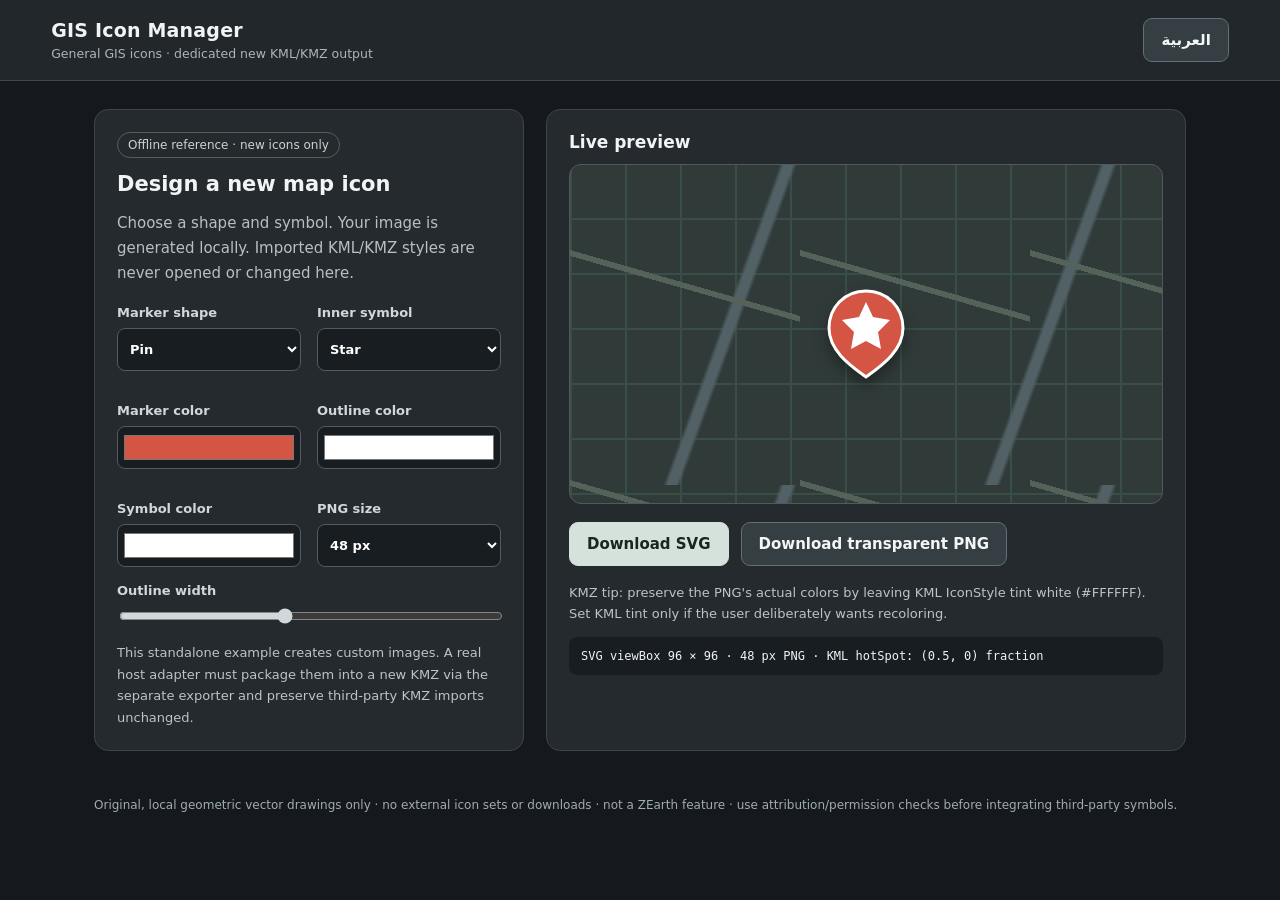
<file: .github/examples/icon-manager/index.html>
<!DOCTYPE html>
<html lang="en" dir="ltr">
<head>
<meta charset="utf-8">
<meta name="viewport" content="width=device-width, initial-scale=1">
<title>GIS Icon Manager — offline reference</title>
<style>
:root{color-scheme:dark;font:15px system-ui,-apple-system,Segoe UI,sans-serif;background:#15191d;color:#f1f3f4}
*{box-sizing:border-box}body{margin:0;min-height:100vh}button,select,input{font:inherit}
header{background:#22272b;border-bottom:1px solid #40474c;padding:18px clamp(18px,4vw,60px);display:flex;justify-content:space-between;gap:18px;align-items:center}
header strong{font-size:19px;letter-spacing:.2px}header small{display:block;color:#adb5bc;margin-top:5px}
.shell{max-width:1140px;margin:auto;padding:28px 24px 44px;display:grid;grid-template-columns:minmax(310px,430px) minmax(300px,1fr);gap:22px}
.panel{background:#252a2f;border:1px solid #3c454b;border-radius:14px;padding:22px;min-width:0}
h1{font-size:21px;margin:0 0 15px}h2{font-size:17px;margin:0 0 12px}.desc{color:#b7c0c6;line-height:1.65;margin:8px 0 20px}
.formgrid{display:grid;grid-template-columns:1fr 1fr;gap:16px}label{display:flex;flex-direction:column;gap:8px;font-size:13px;font-weight:600;color:#d2d7db;margin-bottom:16px}
select,input[type=color]{border:1px solid #525b61;border-radius:8px;min-height:43px;background:#181d21;color:white;padding:8px;width:100%}
input[type=color]{padding:4px}input[type=range]{width:100%;accent-color:#d1d8dc}
.tag{display:inline-flex;font-size:12px;border:1px solid #50605c;border-radius:20px;padding:5px 10px;color:#c7d5d0;margin:0 0 14px}
.map{background-color:#303a39;background-image:linear-gradient(16deg,transparent 47%,#54625a 47%,#54625a 49%,transparent 49%),linear-gradient(110deg,transparent 48%,#526166 49%,#526166 51%,transparent 52%),linear-gradient(0deg,#394e47 2px,transparent 2px),linear-gradient(90deg,#394e47 2px,transparent 2px);background-size:230px 230px,320px 320px,55px 55px,55px 55px;border:1px solid #4f5b59;display:flex;align-items:center;justify-content:center;min-height:340px;border-radius:12px}
.preview-icon{width:150px;height:150px;display:flex;align-items:center;justify-content:center;filter:drop-shadow(0 8px 7px #1419168c)}
.preview-icon svg{max-width:100%;height:auto}
.actions{display:flex;flex-wrap:wrap;gap:12px;margin-top:18px}button{cursor:pointer;padding:12px 17px;background:#d5e2dc;border:1px solid #d5e2dc;color:#192521;border-radius:9px;font-weight:750}
button.secondary{background:#353e43;border-color:#637075;color:#f4f6f6}button:focus-visible,select:focus-visible,input:focus-visible{outline:3px solid #f3c682;outline-offset:3px}
.note{color:#bac4c9;font-size:13px;line-height:1.65;margin:16px 0 0}.code{background:#181d21;padding:12px;overflow-wrap:anywhere;font:12px ui-monospace,Consolas,monospace;border-radius:8px}
footer{max-width:1140px;margin:auto;padding:0 24px 28px;color:#9facb1;font-size:12px;line-height:1.7}
@media(max-width:780px){.shell{grid-template-columns:1fr}.map{min-height:280px}header{flex-wrap:wrap}}
</style>
</head>
<body>
<header>
  <div><strong data-t="brand">GIS Icon Manager</strong><small data-t="subtitle">General GIS icons · dedicated new KML/KMZ output</small></div>
  <button id="language" class="secondary" type="button">العربية</button>
</header>
<main class="shell">
  <section class="panel" aria-labelledby="controls-title">
    <span class="tag" data-t="status">Offline reference · new icons only</span>
    <h1 id="controls-title" data-t="controls">Design a new map icon</h1>
    <p class="desc" data-t="desc">Choose a shape and symbol. Your image is generated locally. Imported KML/KMZ styles are never opened or changed here.</p>
    <div class="formgrid">
      <label><span data-t="shape">Marker shape</span><select id="shape"><option value="pin">Pin</option><option value="circle">Circle</option><option value="square">Square</option><option value="shield">Shield</option></select></label>
      <label><span data-t="glyph">Inner symbol</span><select id="glyph"><option value="star">Star</option><option value="cross">Hospital</option><option value="tree">Nature</option><option value="mountain">Mountain</option><option value="plane">Airport</option><option value="dot">Simple dot</option></select></label>
      <label><span data-t="fill">Marker color</span><input id="fill" type="color" value="#d45544"></label>
      <label><span data-t="border">Outline color</span><input id="border" type="color" value="#ffffff"></label>
      <label><span data-t="symbolColor">Symbol color</span><input id="symbolColor" type="color" value="#ffffff"></label>
      <label><span data-t="pixelSize">PNG size</span><select id="pixelSize"><option value="16">16 px</option><option value="24">24 px</option><option value="32">32 px</option><option value="48" selected>48 px</option><option value="64">64 px</option><option value="128">128 px</option></select></label>
    </div>
    <label><span data-t="stroke">Outline width</span><input id="stroke" type="range" min="0" max="7" value="3" step="1"></label>
    <p class="note" data-t="newOnly">This standalone example creates custom images. A real host adapter must package them into a new KMZ via the separate exporter and preserve third-party KMZ imports unchanged.</p>
  </section>
  <section class="panel" aria-labelledby="preview-title">
    <h2 id="preview-title" data-t="preview">Live preview</h2>
    <div class="map"><div class="preview-icon" id="preview" role="img" aria-label="Marker preview"></div></div>
    <div class="actions">
      <button id="downloadSVG" type="button" data-t="svg">Download SVG</button>
      <button id="downloadPNG" class="secondary" type="button" data-t="png">Download transparent PNG</button>
    </div>
    <p class="note" data-t="tint">KMZ tip: preserve the PNG's actual colors by leaving KML IconStyle tint white (#FFFFFF). Set KML tint only if the user deliberately wants recoloring.</p>
    <p class="code" id="details" aria-live="polite">anchor: (0.5, 0)</p>
  </section>
</main>
<footer data-t="footer">Original, local geometric vector drawings only · no external icon sets or downloads · not a ZEarth feature · use attribution/permission checks before integrating third-party symbols.</footer>
<script>
"use strict";
(() => {
  const $ = id => document.getElementById(id);
  const dictionary = {
    en: {brand:"GIS Icon Manager",subtitle:"General GIS icons · dedicated new KML/KMZ output",status:"Offline reference · new icons only",controls:"Design a new map icon",desc:"Choose a shape and symbol. Your image is generated locally. Imported KML/KMZ styles are never opened or changed here.",shape:"Marker shape",glyph:"Inner symbol",fill:"Marker color",border:"Outline color",symbolColor:"Symbol color",pixelSize:"PNG size",stroke:"Outline width",newOnly:"This standalone example creates custom images. A real host adapter must package them into a new KMZ via the separate exporter and preserve third-party KMZ imports unchanged.",preview:"Live preview",svg:"Download SVG",png:"Download transparent PNG",tint:"KMZ tip: preserve the PNG's actual colors by leaving KML IconStyle tint white (#FFFFFF). Set KML tint only if the user deliberately wants recoloring.",footer:"Original, local geometric vector drawings only · no external icon sets or downloads · not a ZEarth feature · use attribution/permission checks before integrating third-party symbols.", pin:"Pin",circle:"Circle",square:"Square",shield:"Shield",star:"Star",cross:"Hospital",tree:"Nature",mountain:"Mountain",plane:"Airport",dot:"Simple dot",language:"العربية"},
    ar: {brand:"مدير أيقونات GIS",subtitle:"أيقونات عامة للخرائط · تصدير مستقل لعلامة KMZ جديدة",status:"نموذج محلي · للأيقونات الجديدة فقط",controls:"صمّم أيقونة جديدة للخريطة",desc:"اختَر شكل العلامة والرمز. تولَّد الصورة داخل المتصفح. النموذج لا يفتح أو يغيّر استايلات KML/KMZ المستوردة.",shape:"شكل العلامة",glyph:"الرمز الداخلي",fill:"لون العلامة",border:"لون الإطار",symbolColor:"لون الرمز",pixelSize:"حجم PNG",stroke:"سُمك الإطار",newOnly:"هذا المثال ينشئ صورًا جديدة فقط. يُستخدم المُصدِّر المنفصل لتضمينها في KMZ جديد، بينما تظل ملفات المستخدم المستوردة دون تغيير.",preview:"معاينة مباشرة",svg:"تنزيل SVG",png:"تنزيل PNG بخلفية شفافة",tint:"ملاحظة KMZ: للحفاظ على ألوان PNG الأصلية استخدم #FFFFFF في لون IconStyle؛ غيّره فقط عند رغبة المستخدم.",footer:"رسوم متجهية أصلية ومحلية · دون تنزيل مكتبات خارجية · ليست ميزة مدمجة في ZEarth · راجع ترخيص أي رموز تضيفها مستقبلًا.",pin:"دبوس",circle:"دائرة",square:"مربع",shield:"درع",star:"نجمة",cross:"مستشفى",tree:"طبيعة",mountain:"جبل",plane:"مطار",dot:"نقطة",language:"English"}
  };
  let language="en";
  const ids=["shape","glyph","fill","border","symbolColor","pixelSize","stroke"];
  const shapes={
    pin:'<path d="M48 5C26 5 11 22 11 42c0 23 22 38 37 49 15-11 37-26 37-49C85 22 70 5 48 5Z"/>',
    circle:'<circle cx="48" cy="48" r="39"/>',
    square:'<rect x="10" y="10" width="76" height="76" rx="17"/>',
    shield:'<path d="M48 6 84 17v27c0 22-14 37-36 47C26 81 12 66 12 44V17Z"/>'
  };
  const glyphs={
    star:'<path d="m48 23 7 15 17 3-12 12 3 17-15-8-15 8 3-17-12-12 17-3Z"/>',
    cross:'<path d="M41 25h14v16h16v14H55v16H41V55H25V41h16Z"/>',
    tree:'<path d="m48 21 20 28H58l10 13H53v12H43V62H28l10-13H28Z"/>',
    mountain:'<path d="m21 68 20-36 12 18 7-10 17 28H21Zm17-17 5 7 5-8-7-11Z" fill-rule="evenodd"/>',
    plane:'<path d="m48 20 8 32 19 8v9l-23-5-4 12-4-12-23 5v-9l19-8Z"/>',
    dot:'<circle cx="48" cy="46" r="12"/>'
  };
  const color = id => /^#[0-9a-fA-F]{6}$/.test($(id).value) ? $(id).value : "#ffffff";
  function renderSvg(){
    const shape=Object.hasOwn(shapes,$("shape").value)?$("shape").value:"pin";
    const glyph=Object.hasOwn(glyphs,$("glyph").value)?$("glyph").value:"dot";
    const stroke=Number($("stroke").value);
    const centeredY=shape==="pin"?"translate(0,-7)":"";
    return '<svg xmlns="http://www.w3.org/2000/svg" viewBox="0 0 96 96" width="96" height="96" aria-label="Generated map marker"><g fill="'+color("fill")+'" stroke="'+color("border")+'" stroke-width="'+Math.max(0,Math.min(7,stroke))+'" stroke-linejoin="round">'+shapes[shape]+'</g><g fill="'+color("symbolColor")+'" transform="'+centeredY+'">'+glyphs[glyph]+'</g></svg>';
  }
  function update(){
    $("preview").innerHTML=renderSvg();
    const shape=$("shape").value;
    $("details").textContent="SVG viewBox 96 × 96 · "+$("pixelSize").value+" px PNG · KML hotSpot: (0.5, "+(shape==="pin"?"0":"0.5")+") fraction";
  }
  function download(blob,name){
    const url=URL.createObjectURL(blob),a=document.createElement("a");
    a.href=url;a.download=name;document.body.appendChild(a);a.click();a.remove();
    setTimeout(()=>URL.revokeObjectURL(url),1000);
  }
  function onSvg(){download(new Blob([renderSvg()],{type:"image/svg+xml;charset=utf-8"}),"new-gis-marker.svg");}
  function onPng(){
    const svg=renderSvg(),src=URL.createObjectURL(new Blob([svg],{type:"image/svg+xml"}));
    const img=new Image();
    img.onload=()=>{
      const size=Number($("pixelSize").value),canvas=document.createElement("canvas");
      canvas.width=size;canvas.height=size;
      canvas.getContext("2d").drawImage(img,0,0,size,size);
      canvas.toBlob(blob=>{if(blob)download(blob,"new-gis-marker-"+size+".png");else alert("PNG export unavailable in this browser");},"image/png");
      URL.revokeObjectURL(src);
    };
    img.onerror=()=>{URL.revokeObjectURL(src);alert("SVG-to-PNG export unavailable in this browser");};
    img.src=src;
  }
  function setLanguage(next){
    language=next;document.documentElement.lang=language;document.documentElement.dir=language==="ar"?"rtl":"ltr";
    document.querySelectorAll("[data-t]").forEach(el=>{const key=el.getAttribute("data-t");if(dictionary[language][key])el.textContent=dictionary[language][key];});
    ids.slice(0,2).forEach(id=>{[...$(id).options].forEach(opt=>{opt.textContent=dictionary[language][opt.value]||opt.value;});});
    $("language").textContent=dictionary[language].language;
  }
  ids.forEach(id=>$(id).addEventListener("input",update));
  $("downloadSVG").addEventListener("click",onSvg);
  $("downloadPNG").addEventListener("click",onPng);
  $("language").addEventListener("click",()=>setLanguage(language==="en"?"ar":"en"));
  setLanguage(language);update();
})();
</script>
</body>
</html>
</file>
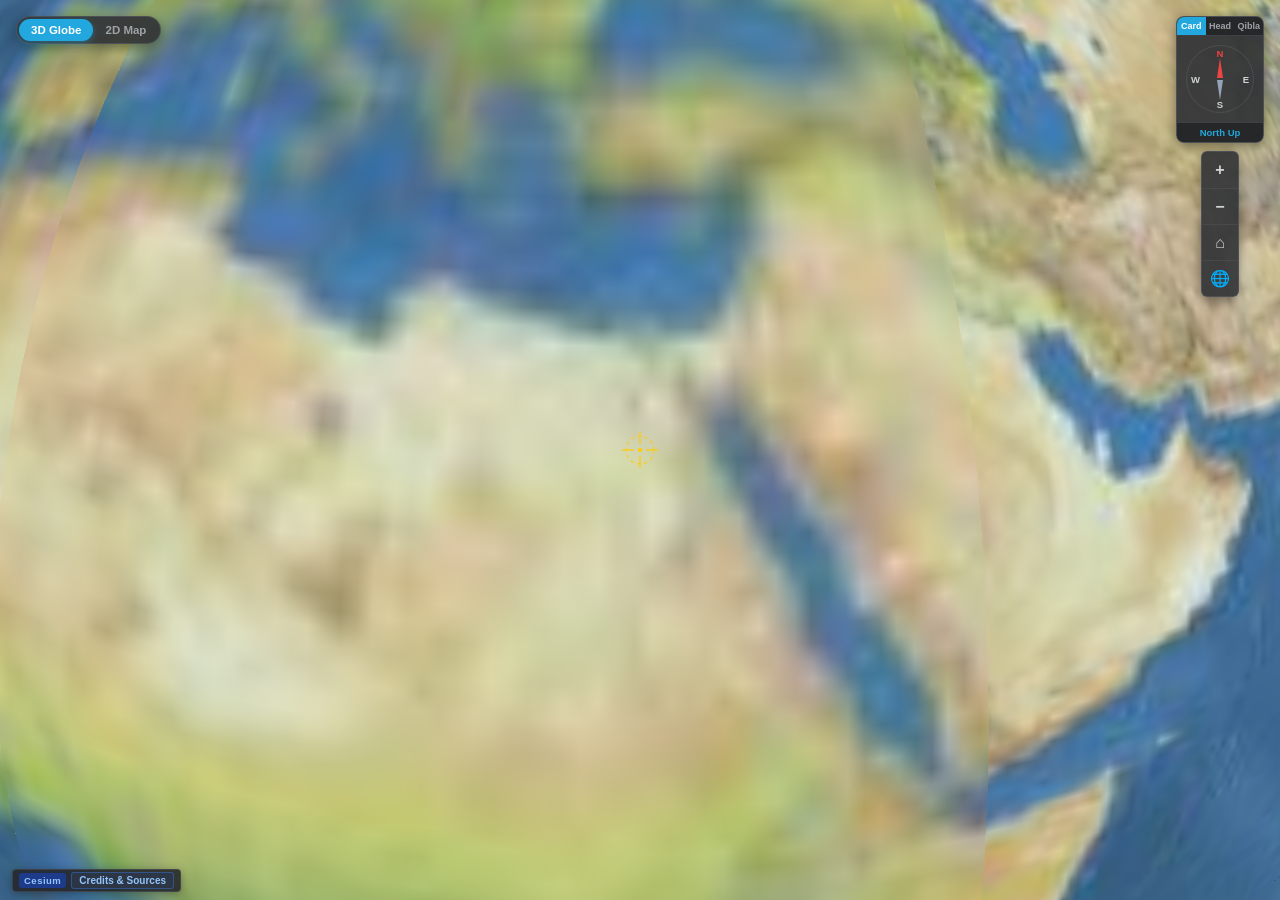
<file: src/ZEarth.Globe/Assets/index.html>
<!DOCTYPE html>
<html lang="en">
<head>
  <meta charset="UTF-8">
  <meta name="viewport" content="width=device-width, initial-scale=1.0">
  <title>Z EARTH Desktop - CesiumJS Geographic Viewport</title>
  <script>
    window.addEventListener('error', function(e) {
      var errObj = {
        event: 'js.error',
        message: 'FATAL_JS_ERROR: ' + e.message + ' at ' + (e.filename || 'unknown') + ':' + e.lineno + ':' + e.colno,
        stack: e.error ? e.error.stack : ''
      };
      if (window.chrome && window.chrome.webview) {
        window.chrome.webview.postMessage(JSON.stringify(errObj));
      }
    });
    window.addEventListener('unhandledrejection', function(e) {
      var errObj = {
        event: 'js.error',
        message: 'UNHANDLED_PROMISE: ' + (e.reason ? (e.reason.message || e.reason) : 'unknown'),
        stack: (e.reason && e.reason.stack) ? e.reason.stack : ''
      };
      if (window.chrome && window.chrome.webview) {
        window.chrome.webview.postMessage(JSON.stringify(errObj));
      }
    });
  </script>
  <link rel="stylesheet" href="cesium/Widgets/widgets.css">
  <link rel="stylesheet" href="globe.css">
</head>
<body>
  <div id="viewport-container">
    <!-- Cesium 3D Viewport Host -->
    <div id="cesium-container"></div>

    <!-- Top Left Mode Pill -->
    <div class="hud-overlay mode-pill">
      <div id="btn-3d" class="mode-tab active" title="Switch to 3D Globe View">3D Globe</div>
      <div id="btn-2d" class="mode-tab" title="Switch to 2D Map View">2D Map</div>
    </div>

    <!-- Top Right Nav Controls -->
    <div id="nav-controls" class="nav-controls">
      <!-- Expanded 3-Mode Compass & Navigation Widget (Addendum 07) -->
      <div id="nav-compass-widget" class="nav-compass-widget">
        <!-- Compact Mode Switcher -->
        <div class="compass-mode-bar" id="compass-mode-bar">
          <button id="btn-mode-cardinal" class="compass-mode-btn active" title="Cardinal Rose (N/E/S/W)">Card</button>
          <button id="btn-mode-heading" class="compass-mode-btn" title="Heading Degrees (0°-359°)">Head</button>
          <button id="btn-mode-qibla" class="compass-mode-btn" title="Geodesic Qibla Direction (Mecca Kaaba)">Qibla</button>
        </div>

        <!-- Compass Dial Interactive Area (Click to Reset North, Double-Click to Reset Tilt) -->
        <div id="compass-dial-container" class="compass-dial-container" title="Click to Reset North (N) | Double-Click to Reset Tilt">
          <!-- Rotating compass ring (rotated by the engine on every heading change) -->
          <div id="compass-ring" class="compass-ring" aria-hidden="true"></div>
          <!-- Mode 1: Cardinal Dial -->
          <div id="view-cardinal" class="compass-view">
            <div id="cardinal-rose" class="cardinal-rose">
              <span class="cardinal-mark mark-n">N</span>
              <span class="cardinal-mark mark-e">E</span>
              <span class="cardinal-mark mark-s">S</span>
              <span class="cardinal-mark mark-w">W</span>
              <div class="compass-needle" id="compass-needle">
                <div class="compass-needle-n"></div>
                <div class="compass-needle-s"></div>
              </div>
            </div>
          </div>

          <!-- Mode 2: Heading Degrees Dial -->
          <div id="view-heading" class="compass-view" style="display: none;">
            <div class="heading-dial">
              <div id="heading-rose" class="cardinal-rose">
                <span class="cardinal-mark mark-n">N</span>
                <span class="cardinal-mark mark-e">E</span>
                <span class="cardinal-mark mark-s">S</span>
                <span class="cardinal-mark mark-w">W</span>
                <div id="heading-needle" class="heading-needle">
                  <div class="heading-needle-arrow"></div>
                </div>
              </div>
              <div class="heading-value-badge" id="heading-value-badge">0°</div>
            </div>
          </div>

          <!-- Mode 3: Geodesic Qibla Dial -->
          <div id="view-qibla" class="compass-view" style="display: none;">
            <div class="qibla-dial" id="qibla-dial">
              <div id="qibla-rose" class="cardinal-rose">
                <span class="cardinal-mark mark-n">N</span>
                <span class="cardinal-mark mark-e">E</span>
                <span class="cardinal-mark mark-s">S</span>
                <span class="cardinal-mark mark-w">W</span>
                <div id="qibla-needle" class="qibla-needle">
                  <div class="qibla-arrow" title="Qibla Bearing"></div>
                  <div class="qibla-marker" title="Kaaba, Mecca">🕋</div>
                </div>
              </div>
              <div class="qibla-badge" id="qibla-badge">
                <div class="qibla-title" id="qibla-title">Qibla</div>
                <div class="qibla-bearing" id="qibla-bearing-text">136°</div>
              </div>
            </div>
            <div class="qibla-warning" id="qibla-warning" style="display: none;">Point at Earth</div>
          </div>
        </div>

        <!-- North Reset Action Button -->
        <button id="btn-north-reset" class="compass-north-btn" title="Reset North Up (N)">North Up</button>
      </div>

      <!-- Zoom and Extent HUD Buttons -->
      <div class="hud-btn-group">
        <button id="btn-zoom-in" class="hud-btn" title="Zoom In (+)">+</button>
        <button id="btn-zoom-out" class="hud-btn" title="Zoom Out (-)">−</button>
        <button id="btn-home" class="hud-btn" title="Home View (Home)">⌂</button>
        <button id="btn-full-extent" class="hud-btn" title="Full Global Extent (Ctrl+Shift+E)">🌐</button>
      </div>
    </div>

    <!-- Two-Basemap Swipe Comparison Overlay (Addendum 07) -->
    <div id="swipe-container" class="swipe-container" style="display: none;">
      <!-- Draggable Split Divider Line -->
      <div id="swipe-divider" class="swipe-divider" style="left: 50%;">
        <div id="swipe-handle" class="swipe-handle" title="Drag horizontally to compare basemaps">
          <span class="swipe-arrow-left">◀</span>
          <span class="swipe-arrow-right">▶</span>
        </div>
      </div>
      <!-- Floating Badges -->
      <div id="swipe-left-badge" class="hud-overlay swipe-badge swipe-left-badge">Left Basemap</div>
      <div id="swipe-right-badge" class="hud-overlay swipe-badge swipe-right-badge">Right Basemap</div>
      <!-- Exit Button -->
      <button id="btn-exit-swipe" class="hud-overlay btn-exit-swipe" title="Exit Swipe comparison mode">✕ Exit Compare</button>
    </div>

    <!-- Floating Sunlight & Time-of-Day Slider Widget (Google Earth Pro Style) -->
    <div id="sunlight-hud" class="sunlight-hud" style="display: none;">
      <div class="sunlight-header" id="sunlight-drag-handle" role="group" aria-label="Drag header to move sunlight controller">
        <div class="sunlight-brand">
          <span class="sunlight-grip" title="Drag to move panel">⋮⋮</span>
          <span class="sunlight-icon">☀️</span>
          <span class="sunlight-title">Sunlight &amp; Solar Time</span>
        </div>
        <div class="sunlight-header-actions">
          <button id="btn-sunlight-play" class="sunlight-btn sunlight-play-btn" title="Play / Pause Solar Animation">▶</button>
          <button id="btn-sunlight-now" class="sunlight-btn" title="Set to Current Real-World Time (UTC)">Now</button>
          <button id="btn-sunlight-close" class="sunlight-close-btn" title="Close Sunlight HUD">✕</button>
        </div>
      </div>

      <!-- Date & Phase Row -->
      <div class="sunlight-date-row">
        <div class="sunlight-date-group">
          <span class="sunlight-date-icon">📅</span>
          <input type="date" id="sunlight-date-picker" class="sunlight-date-input" title="Select UTC Calendar Date" />
          <button id="btn-sunlight-prev-day" class="sunlight-day-btn" title="Previous Day">◀</button>
          <button id="btn-sunlight-next-day" class="sunlight-day-btn" title="Next Day">▶</button>
        </div>
        <div class="sunlight-phase-pill" id="sunlight-phase-pill">
          <span id="sunlight-phase-icon">☀️</span>
          <span id="sunlight-phase-text">Daylight</span>
        </div>
      </div>

      <!-- Digital Clock Display -->
      <div class="sunlight-clock-display">
        <span id="sunlight-time-label" class="sunlight-digital-time">12:00 PM (UTC)</span>
      </div>

      <!-- Continuous 24h Slider -->
      <div class="sunlight-slider-container">
        <div class="sunlight-slider-track-bg"></div>
        <input type="range" id="sunlight-slider" min="0" max="24" step="0.05" value="12" class="sunlight-range" />
        <div class="sunlight-slider-ticks">
          <span>00:00</span>
          <span>06:00 (Dawn)</span>
          <span>12:00 (Noon)</span>
          <span>18:00 (Dusk)</span>
          <span>24:00</span>
        </div>
      </div>

      <!-- Quick Preset Buttons -->
      <div class="sunlight-presets">
        <button class="sunlight-preset-btn" data-time="6">🌅 Dawn</button>
        <button class="sunlight-preset-btn" data-time="12">☀️ Noon</button>
        <button class="sunlight-preset-btn" data-time="18">🌇 Dusk</button>
        <button class="sunlight-preset-btn" data-time="0">🌙 Night</button>
      </div>

      <!-- Animation Speed Row -->
      <div class="sunlight-speed-row">
        <span class="sunlight-speed-label">Speed:</span>
        <button class="sunlight-speed-btn active" data-speed="60">1x</button>
        <button class="sunlight-speed-btn" data-speed="300">5x</button>
        <button class="sunlight-speed-btn" data-speed="1200">20x</button>
      </div>
    </div>

    <!-- Google Earth Pro Style Save Image HUD & Overlays -->
    <div id="save-image-hud" class="save-image-hud" style="display: none;">
      <!-- Top Bar: Map Options & Actions (Google Earth Pro style) -->
      <div class="save-image-toolbar">
        <div class="save-image-brand">
          <span class="save-image-icon">📷</span>
          <span class="save-image-title">Save Image</span>
        </div>
        <div class="save-image-options">
          <label class="save-image-opt"><input type="checkbox" id="chk-save-title" checked /> Title &amp; Description</label>
          <label class="save-image-opt"><input type="checkbox" id="chk-save-legend" checked /> Legend</label>
          <label class="save-image-opt"><input type="checkbox" id="chk-save-compass" checked /> Compass</label>
          <label class="save-image-opt"><input type="checkbox" id="chk-save-scale" checked /> Scale</label>
        </div>
        <div class="save-image-actions">
          <button id="btn-save-image-export" class="save-image-btn save-image-export-btn" title="Save map image to file (PNG/JPEG)...">💾 Save Image...</button>
          <button id="btn-save-image-close" class="save-image-btn save-image-close-btn" title="Exit Save Image Mode (Esc)">✕ Close</button>
        </div>
      </div>

      <!-- In-Viewport Overlays (Active during design/export mode) -->
      <div id="save-image-overlays" class="save-image-overlays">
        <!-- Top-Left Title & Description Card (Editable on screen) -->
        <div id="save-image-title-card" class="save-overlay-card save-title-card">
          <input type="text" id="save-map-title-input" class="save-title-input" value="Untitled Map" placeholder="Click to edit map title..." />
          <textarea id="save-map-desc-input" class="save-desc-input" rows="2" placeholder="Click to write description or notes...">Created with Z EARTH Desktop GIS</textarea>
          <div class="save-title-meta">
            <span id="save-meta-date">2026-10-29</span> • <span id="save-meta-coords">30.04° N, 31.23° E</span>
          </div>
        </div>

        <!-- Top-Right Compass / North Arrow -->
        <div id="save-image-compass-card" class="save-overlay-card save-compass-card">
          <div class="compass-widget" title="True North">
            <span class="compass-n-label">N</span>
            <svg class="compass-needle-svg" viewBox="0 0 44 44" width="44" height="44">
              <polygon points="22,4 27,22 22,18 17,22" fill="#ef4444" />
              <polygon points="22,40 27,22 22,18 17,22" fill="#cbd5e1" />
              <circle cx="22" cy="22" r="3" fill="#ffffff" />
            </svg>
          </div>
        </div>

        <!-- Bottom-Left Scale Bar -->
        <div id="save-image-scale-card" class="save-overlay-card save-scale-card">
          <div class="save-scale-segments">
            <div class="scale-seg black"></div>
            <div class="scale-seg white"></div>
            <div class="scale-seg black"></div>
            <div class="scale-seg white"></div>
          </div>
          <div class="save-scale-labels">
            <span>0</span>
            <span id="save-scale-mid">100</span>
            <span id="save-scale-max">200 km</span>
          </div>
        </div>

        <!-- Bottom-Right Legend Card -->
        <div id="save-image-legend-card" class="save-overlay-card save-legend-card">
          <div class="save-legend-header">
            <span class="save-legend-icon">📋</span>
            <span class="save-legend-title">Legend</span>
          </div>
          <div class="save-legend-items" id="save-legend-items">
            <div class="save-legend-row"><span class="legend-swatch swatch-sat">🛰️</span> <span id="save-legend-sat-name">Satellite Basemap</span></div>
            <div class="save-legend-row" id="save-legend-terrain-row"><span class="legend-swatch swatch-ter">⛰️</span> <span>3D Terrain Relief</span></div>
            <div class="save-legend-row" id="save-legend-grid-row"><span class="legend-swatch swatch-grd">🌐</span> <span>Coordinate Grid</span></div>
          </div>
        </div>
      </div>
    </div>

    <!-- Compact Compliant Data Provider Attribution Dock (Addendum 02) -->
    <div id="credits-dock" class="credits-dock">
      <div id="provider-logos-row" class="provider-logos-row">
        <span class="provider-badge logo-cesium" title="CesiumJS 3D Globe Engine">Cesium</span>
        <span class="provider-badge logo-esri" id="badge-esri" title="Esri ArcGIS World Imagery">Esri</span>
        <span class="provider-badge logo-osm" id="badge-osm" title="OpenStreetMap Contributors">OSM</span>
        <span class="provider-badge logo-carto" id="badge-carto" title="CARTO Voyager Basemaps">CARTO</span>
        <button id="btn-credits-modal" class="credits-btn" title="View Full Data Source Attributions &amp; Legal Licenses">Credits &amp; Sources</button>
      </div>
    </div>

    <!-- Credits & Attributions Modal Lightbox -->
    <div id="credits-modal" class="credits-modal" style="display: none;">
      <div class="credits-modal-content">
        <div class="credits-modal-header">
          <span class="credits-modal-title">Z EARTH Desktop GIS — Data Sources &amp; Legal Credits</span>
          <button id="btn-credits-close" class="credits-modal-close" title="Close">✕</button>
        </div>
        <div class="credits-modal-body">
          <div class="credit-section">
            <h4>CesiumJS 3D Engine</h4>
            <p>CesiumJS is licensed under the Apache 2.0 License. © 2011–2026 Cesium GS, Inc. WGS84 ellipsoidal globe virtualization and 3D tiles rendering.</p>
          </div>
          <div class="credit-section">
            <h4>Esri World Imagery &amp; Reference Layers</h4>
            <p>Source: Esri, Maxar, Earthstar Geographics, USDA FSA, USGS, Aerogrid, IGN, IGP, and the GIS User Community. Licensed for desktop visualization and reference.</p>
          </div>
          <div class="credit-section">
            <h4>OpenStreetMap</h4>
            <p>© OpenStreetMap contributors. OpenStreetMap is open data, licensed under the Open Data Commons Open Database License (ODbL) by the OpenStreetMap Foundation (OSMF).</p>
          </div>
          <div class="credit-section">
            <h4>Natural Earth II &amp; Offline Datasets</h4>
            <p>Natural Earth raster and vector map data are in the Public Domain. Bundled for offline, network-free operation.</p>
          </div>
          <div class="credit-section">
            <h4>CARTO &amp; Positron / Voyager</h4>
            <p>© CARTO • Map tiles by CARTO under CC BY 4.0 license with data by OpenStreetMap.</p>
          </div>
          <div class="credit-section">
            <h4>MaxRev GDAL / PROJ</h4>
            <p>Geodetic CRS projections, Krüger Transverse Mercator series, and raster/vector readers powered by GDAL &amp; PROJ (MIT/X/LGPL licenses).</p>
          </div>
        </div>
      </div>
    </div>

    <!-- Bottom Right Engine Identification Watermark -->
    <div id="engine-badge" class="hud-overlay engine-badge" style="display:none">
      Engine: CesiumJS 1.146 (WGS84 Ellipsoid) • WebView2 Bridge
    </div>

    <!-- Live Cursor / Camera Coordinate Readout (updated by the engine; CRS-02) -->
    <div id="coord-display" class="hud-overlay coord-display" style="display:none">WGS84 0.0000° N | 0.0000° E</div>

    <!-- Compatibility target for attribution telemetry; visual credits use the compact dock. -->
    <div id="attribution-pill" aria-hidden="true" style="display:none"></div>

    <!-- Snap Target Magnetic Tether & Visual Cue Glyph (ZE-044, SN-01) -->
    <svg id="snap-tether-svg" style="position:absolute;top:0;left:0;width:100%;height:100%;pointer-events:none;z-index:998;display:none;">
      <line id="snap-tether-line" x1="0" y1="0" x2="0" y2="0" stroke="#38bdf8" stroke-width="1.5" stroke-dasharray="4,3" opacity="0.85" />
    </svg>
    <div id="snap-glyph" class="snap-glyph">
      <div class="snap-pulse-ring"></div>
      <div id="snap-marker" class="snap-marker"></div>
      <div id="snap-tooltip" class="snap-tooltip">Snap: Vertex</div>
    </div>

    <!-- Optical Center Screen Crosshair Reticle (⊕) -->
    <div id="center-reticle" class="center-reticle" style="display: block;" title="Viewport Center Target (⊕)">
      <svg width="40" height="40" viewBox="0 0 40 40">
        <circle cx="20" cy="20" r="14" fill="none" stroke="#FACC15" stroke-width="1.2" stroke-dasharray="4,3" opacity="0.85"/>
        <line x1="20" y1="2" x2="20" y2="14" stroke="#FACC15" stroke-width="1.5" opacity="0.9"/>
        <line x1="20" y1="26" x2="20" y2="38" stroke="#FACC15" stroke-width="1.5" opacity="0.9"/>
        <line x1="2" y1="20" x2="14" y2="20" stroke="#FACC15" stroke-width="1.5" opacity="0.9"/>
        <line x1="26" y1="20" x2="38" y2="20" stroke="#FACC15" stroke-width="1.5" opacity="0.9"/>
        <circle cx="20" cy="20" r="2.2" fill="#FACC15"/>
      </svg>
    </div>

    <!-- South-East Overview Map (Google Earth Pro Style Inset Map) -->
    <div id="overview-map-container" class="overview-map-container" style="display: none;" title="Overview Map (Southeast)">
      <div class="overview-map-header">
        <span class="overview-map-title">Overview</span>
        <button id="btn-overview-close" class="overview-map-close" title="Close Overview Map">✕</button>
      </div>
      <div class="overview-map-body">
        <canvas id="overview-map-canvas" width="220" height="110"></canvas>
        <div id="overview-viewport-box" class="overview-viewport-box"></div>
      </div>
    </div>

    <!-- Historical archive slider: inline with Cesium, never blocks map navigation. -->
    <section id="history-timeline" class="history-timeline" aria-label="Historical satellite imagery archive" hidden>
      <div class="history-header"><span class="history-heading">◷ Historical Imagery <small>Esri Wayback</small></span>
        <button id="history-close" class="history-button history-close" aria-label="Close timeline" title="Close and return to previous basemap">×</button></div>
      <div id="history-status" class="history-status" role="status" aria-live="polite">Select a Wayback release</div>
      <div class="history-controls">
        <button id="history-oldest" class="history-button" title="Earliest archive release">|◀</button>
        <button id="history-prev" class="history-button" title="Previous archive release">◀</button>
        <input id="history-date" type="date" aria-label="Desired archive release date" />
        <button id="history-next" class="history-button" title="Next archive release">▶</button>
        <button id="history-newest" class="history-button" title="Most recent archive release">▶|</button>
      </div>
      <input id="history-range" type="range" min="0" max="1" step="1" aria-label="Browse historical image releases" />
      <div class="history-footer"><span id="history-selected">Release date</span><select id="history-year" aria-label="Select archive release year"></select></div>
      <div id="history-period" class="history-period"></div>
      <div class="history-credit">© Esri Wayback • Release date is not image capture date</div>
    </section>

    <!-- Active Measurement Floating HUD (ZE-046, ZE-047, U-01) -->
    <div id="measurement-hud" class="measurement-hud">
      <div class="measure-header-row" id="measure-drag-handle" role="group" aria-label="Drag this header to move the measurement panel">
        <div class="measure-title" id="measure-title">📏 Geodesic Distance Measurement</div>
        <select id="measure-unit-select" class="measure-unit-select" title="Select display unit">
          <option value="AutoMetric">Auto Metric (m / km)</option>
          <option value="Meters">Meters (m)</option>
          <option value="Kilometers">Kilometers (km)</option>
          <option value="AutoImperial">Auto Imperial (ft / mi)</option>
          <option value="Feet">Feet (ft)</option>
          <option value="Miles">Miles (mi)</option>
          <option value="NauticalMiles">Nautical Miles (nmi)</option>
          <option value="Hectares">Hectares (ha)</option>
          <option value="Acres">Acres (ac)</option>
          <option value="EgyptianFeddan">Feddan (fed)</option>
        </select>
      </div>
      <div class="measure-body" id="measure-body">Click on map or placemarks to measure.</div>
      <div class="measure-algorithm" id="measure-algorithm">Algorithm: WGS84 Geodesic (Vincenty / Excess)</div>
      <div class="measure-actions">
        <button id="btn-measure-finish" class="measure-btn" title="Finish current measurement (Enter)">Finish</button>
        <button id="btn-measure-clear" class="measure-btn" title="Clear measurement (Esc)">Clear</button>
      </div>
    </div>
  </div>

  <!-- CesiumJS Runtime & Viewport Engine -->
  <script src="cesium/Cesium.js"></script>
  <script src="rectangle-geometry.js"></script>
<script src="historical-timeline.js"></script>
  <script src="graticule-labels.js"></script>
  <script src="graticule-geometry.js"></script>
  <script src="cloud-layer.js"></script>
  <script src="flight-simulator.js"></script>
  <script src="nasa-gibs-imagery.js"></script>
  <script src="gps-track-playback.js"></script>
  <script src="camera-zoom.js"></script>
  <script src="map-projections.js"></script>
  <script src="weather-stations-layer.js"></script>
  <script src="world-gazetteer-data.js"></script>
  <script src="world-gazetteer-layer.js"></script>
  <script src="world-countries-data.js"></script>
  <script src="cesium-engine.js"></script>
</body>
</html>
</file>
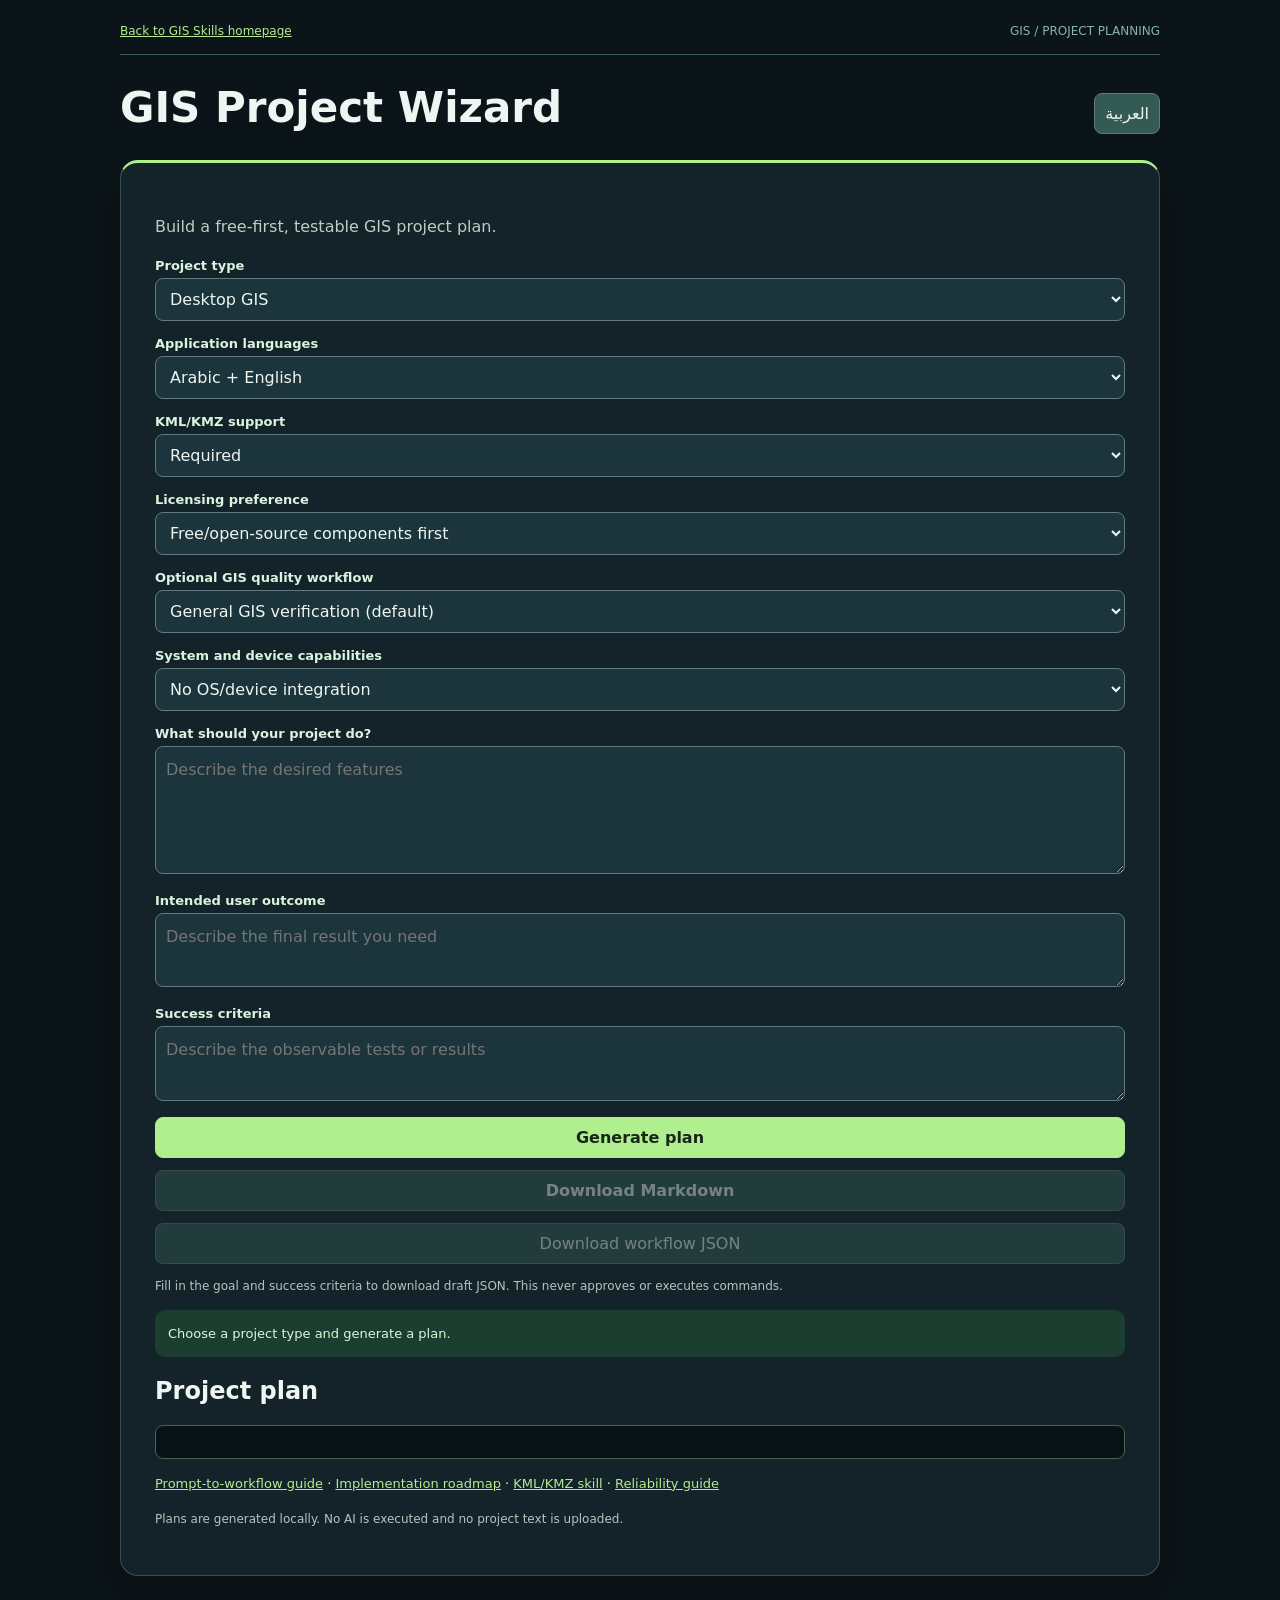
<file: .github/project-wizard.html>
<!doctype html>
<html lang="en"><head><meta charset="utf-8"><meta name="viewport" content="width=device-width,initial-scale=1"><title>GIS Project Wizard</title>
<style>:root{color-scheme:dark;font-family:system-ui,Arial,sans-serif;background:#0b1418;color:#eef6f2}body{max-width:1040px;margin:auto;padding:24px}main{background:#142329;border:1px solid #355057;border-top:3px solid #b0ef8d;border-radius:18px;padding:clamp(18px,3vw,34px);box-shadow:0 22px 60px #0003}label{display:block;margin:15px 0 5px}select,textarea,button{font:inherit;background:#1c343b;color:inherit;border:1px solid #607a7e;border-radius:8px;padding:10px;width:100%}button{cursor:pointer;margin-top:12px;background:#345b53}button:focus-visible,select:focus-visible,textarea:focus-visible{outline:3px solid #b4eb91}pre{white-space:pre-wrap;overflow-wrap:anywhere;background:#081216;padding:16px;border-radius:8px}a{color:#b4eb91}.top{display:flex;justify-content:space-between;align-items:center;gap:20px}.top button{width:auto} .return-nav{display:flex;justify-content:space-between;gap:15px;flex-wrap:wrap;padding-bottom:16px;border-bottom:1px solid #355c4b;font-size:12px;color:#88b4a6}.top h1{font-size:clamp(26px,4vw,42px)}label{font-size:13px;font-weight:800;color:#d9f5de}select,textarea{box-sizing:border-box}textarea{resize:vertical;line-height:1.65}#intro{color:#b8d1c3;line-height:1.8}button:disabled{opacity:.45;cursor:not-allowed}#generate{background:#b0ef8d;color:#17251a;border-color:#b0ef8d;font-weight:800}#download{font-weight:800}#status{background:#1b3e31;border-radius:10px;padding:13px;color:#def7da;line-height:1.65;font-size:13px}#result{border:1px solid #436554;max-height:520px;overflow:auto;line-height:1.8}.privacy-note{font-size:12px;line-height:1.7;color:#aec8bc}.resources{font-size:13px;line-height:1.85}@media(max-width:550px){body{padding:14px}main{padding:19px}.top{gap:10px}}
</style></head>
<body><nav class="return-nav"><a id="homeLink" href="index.html#how-to-use">Back to GIS Skills homepage</a><span>GIS / PROJECT PLANNING</span></nav><div class="top"><h1 id="heading">GIS Project Wizard</h1><button id="lang" type="button">العربية</button></div><main><p id="intro">Build a free-first, testable GIS project plan.</p>
<label for="type" id="typeLabel">Project type</label><select id="type"><option value="desktop">Desktop GIS</option><option value="mobile">Mobile GIS (Android/iOS)</option><option value="pro">ArcGIS Pro Toolbox</option><option value="arcmap">ArcMap Toolbox</option><option value="dual">ArcGIS Pro + ArcMap Toolbox</option><option value="qgis">QGIS Plugin</option><option value="qgis-engine">QGIS Engine / Standalone GIS</option><option value="web">Web GIS</option><option value="remote">Remote Sensing</option><option value="database">Spatial Database</option><option value="geoai">GeoAI</option></select>
<label for="locale" id="localeLabel">Application languages</label><select id="locale"><option value="ar-en">Arabic + English</option><option value="en">English only</option><option value="multi">Multilingual (Arabic, English, French and others)</option></select>
<label for="files" id="filesLabel">KML/KMZ support</label><select id="files"><option value="yes">Required</option><option value="no">Not required</option></select>
<label for="license" id="licenseLabel">Licensing preference</label><select id="license"><option value="free">Free/open-source components first</option><option value="host">Existing commercial GIS host allowed</option></select>
<label for="qualityFocus" id="qualityLabel">Optional GIS quality workflow</label>
<select id="qualityFocus">
  <option value="standard">General GIS verification (default)</option>
  <option value="audit">UI Command Audit</option>
  <option value="e2e">Desktop E2E / WebView2 Testing</option>
  <option value="flow">GIS Data Flow Diagnostics</option>
  <option value="ux">UI/UX Design &amp; Testing</option>
  <option value="all">All four quality specialists</option>
</select>
<label for="deviceNeeds" id="deviceLabel">System and device capabilities</label>
<select id="deviceNeeds"><option value="none">No OS/device integration</option><option value="time">Clock and time zone</option><option value="location">Location and GPS permission</option><option value="hardware">Files, sensors and hardware</option><option value="all">Multiple device capabilities</option></select>
<div id="mobileSettings" hidden><label for="mobilePlatform" id="mobilePlatformLabel">Mobile platforms</label><select id="mobilePlatform"><option value="android">Android only</option><option value="ios">iOS only</option><option value="both">Android + iOS</option></select><label for="mobileNetwork" id="mobileNetworkLabel">Offline and synchronization</label><select id="mobileNetwork"><option value="local">Offline local data only</option><option value="offline-sync">Offline-first with verified server sync</option><option value="online">Online-first with offline failure handling</option></select><label for="mobileSignIn" id="mobileSignInLabel">Authentication</label><select id="mobileSignIn"><option value="guest">Local/guest (no online sign-in)</option><option value="optional">Optional secure sign-in</option><option value="required">Verified sign-in required for remote sync</option></select></div><label for="details" id="detailsLabel">What should your project do?</label><textarea id="details" rows="4" maxlength="4000" placeholder="Describe the desired features"></textarea>
<label for="goal" id="goalLabel">What user outcome should this project achieve?</label><textarea id="goal" rows="2" maxlength="1500" placeholder="Describe the end result you need; the AI agent will review it"></textarea>
<label for="success" id="successLabel">How will you know it works?</label><textarea id="success" rows="2" maxlength="1500" placeholder="Visible behavior, output files or tests you expect"></textarea>
<button id="generate" type="button">Generate plan</button><button id="download" type="button" disabled>Download Markdown</button><button id="downloadJson" type="button" disabled>Download workflow JSON</button>
<p id="jsonHint" class="privacy-note">To export a draft JSON workflow, fill in both the goal and observable success criteria. Export is not approval or execution.</p>
<p id="status" role="status" aria-live="polite">Choose a project type and generate a plan.</p><h2 id="resultLabel">Project plan</h2><pre id="result" aria-live="polite"></pre>
<p class="resources"><a id="workflowLink" href="references/repository-wide-skill-orchestration.md">Prompt-to-workflow guide</a> · <a id="roadmapLink" href="docs/PROJECT_WIZARD_PLAN.md">Implementation roadmap</a> · <a id="kmlLink" href="skills/kml-kmz-engineering/SKILL.md">KML/KMZ skill</a> · <a id="reliabilityLink" href="docs/PERFORMANCE_RELIABILITY.md">Reliability guide</a></p><p id="wizardPrivacy" class="privacy-note">Plans are generated locally. No AI is executed and no project text is uploaded.</p></main>
<script>
const $=id=>document.getElementById(id);let ar=false,output='',structuredPlan=null;
const dict={en:{heading:'GIS Project Wizard',intro:'Build a free-first, testable GIS project plan.',typeLabel:'Project type',localeLabel:'Application languages',filesLabel:'KML/KMZ support',licenseLabel:'Licensing preference',detailsLabel:'What should your project do?',qualityLabel:'Optional GIS quality workflow',goalLabel:'Intended user outcome',successLabel:'Success criteria',goalPlaceholder:'Describe the final result you need',successPlaceholder:'Describe the observable tests or results',generate:'Generate plan',download:'Download Markdown',downloadJson:'Download workflow JSON',jsonHint:'Fill in the goal and success criteria to download draft JSON. This never approves or executes commands.',resultLabel:'Project plan',lang:'العربية',placeholder:'Describe the desired features',yes:'Required',no:'Not required',free:'Free/open-source components first',host:'Existing commercial GIS host allowed'},ar:{heading:'معالج مشاريع نظم المعلومات الجغرافية',intro:'أنشئ خطة مشروع قابلة للاختبار مع إعطاء الأولوية للمكونات المجانية.',typeLabel:'نوع المشروع',localeLabel:'لغات التطبيق',filesLabel:'دعم KML وKMZ',licenseLabel:'تفضيل الترخيص',detailsLabel:'ما الوظائف المطلوبة في المشروع؟',qualityLabel:'مسار الجودة الإضافي للمشروع',goalLabel:'الهدف النهائي الذي تريد تحقيقه',successLabel:'كيف نتحقق من نجاح العمل؟',goalPlaceholder:'صف النتيجة النهائية المطلوبة',successPlaceholder:'اكتب الاختبارات أو المخرجات التي تثبت النجاح',generate:'إنشاء الخطة',download:'تنزيل Markdown',downloadJson:'تنزيل خطة Workflow بصيغة JSON',jsonHint:'اكتب الهدف ومعايير النجاح لتنزيل خطة JSON كمسودة؛ لا تُعتبر موافقة ولا تنفذ أوامر.',resultLabel:'خطة المشروع',lang:'English',placeholder:'اكتب الوظائف المطلوبة',yes:'مطلوب',no:'غير مطلوب',free:'المكونات المجانية ومفتوحة المصدر أولاً',host:'السماح ببرنامج GIS تجاري متوفر'}};
const localeLabels={en:{'ar-en':'Arabic + English',en:'English only',multi:'Multilingual (Arabic, English, French and others)'},ar:{'ar-en':'العربية والإنجليزية',en:'الإنجليزية فقط',multi:'متعدد اللغات (العربية والإنجليزية والفرنسية وغيرها)'}};
const stacks={mobile:'Kotlin/Swift or tested Flutter/Qt/MAUI; licensed MapLibre/QGIS adapters, GeoPackage/SQLite, explicit CRS and offline queue',desktop:'Qt/PySide or .NET/WPF; GDAL, PROJ; optional Cesium for 3D',pro:'ArcGIS Pro Python 3, ArcPy, .pyt/.atbx',arcmap:'Legacy ArcMap Python 2.7, ArcPy, .pyt/.tbx',dual:'Isolated ArcMap Python 2.7 and ArcGIS Pro Python 3 adapters; shared compatible logic only',qgis:'PyQGIS and Qt; plugin metadata and packaging','qgis-engine':'Version-matched QGIS Core/GUI/Analysis/Processing or QGIS Server, optional isolated PyQGIS; independent UI renderer; GDAL/PROJ when sufficient',web:'MapLibre GL JS, optional Cesium, standards-based geospatial services',remote:'GDAL, rasterio, xarray and documented data provenance',database:'PostGIS, spatial indexes and migration scripts',geoai:'Python geospatial ML stack with reproducible data and model validation'};

const typeNames={
en:{mobile:'Mobile GIS (Android/iOS)',desktop:'Desktop GIS',pro:'ArcGIS Pro Toolbox',arcmap:'ArcMap Toolbox',dual:'ArcGIS Pro + ArcMap Toolbox',qgis:'QGIS Plugin','qgis-engine':'QGIS Engine / Standalone GIS',web:'Web GIS',remote:'Remote Sensing',database:'Spatial Database',geoai:'GeoAI'},
ar:{mobile:'تطبيق GIS للموبايل (أندرويد وiOS)',desktop:'تطبيق GIS مكتبي',pro:'أدوات ArcGIS Pro',arcmap:'أدوات ArcMap',dual:'أداة لـ ArcGIS Pro وArcMap',qgis:'إضافة QGIS','qgis-engine':'محرك QGIS لتطبيق مستقل',web:'تطبيق خرائط ويب',remote:'الاستشعار عن بعد',database:'قاعدة بيانات مكانية',geoai:'الذكاء الاصطناعي الجغرافي'}};
const qualityLabels={
en:{standard:'General GIS verification (default)',audit:'UI Command Audit',e2e:'Desktop E2E / WebView2 Testing',flow:'GIS Data Flow Diagnostics',ux:'UI/UX Design & Testing',all:'All four quality specialists'},
ar:{standard:'الفحوص الجغرافية العامة (افتراضي)',audit:'جرد أوامر وأيقونات الواجهة',e2e:'اختبار سطح المكتب وWebView2',flow:'تشخيص تدفق البيانات الجغرافية',ux:'تصميم واختبار تجربة المستخدم',all:'المهارات الأربع معًا'}
};
const deviceNames={en:{none:'No OS/device integration',time:'Clock and time zone',location:'Location and GPS permission',hardware:'Files, sensors and hardware',all:'Multiple device capabilities'},ar:{none:'دون تكامل خاص بالجهاز',time:'التاريخ والساعة والمنطقة الزمنية',location:'الموقع الجغرافي بموافقة المستخدم',hardware:'الملفات والمستشعرات والأجهزة',all:'قدرات متعددة للنظام'}};
const mobileOptions={platform:{en:{android:'Android only',ios:'iOS only',both:'Android + iOS'},ar:{android:'أندرويد فقط',ios:'iOS فقط',both:'أندرويد وiOS'}},network:{en:{local:'Offline local data only','offline-sync':'Offline-first with verified server sync',online:'Online-first with offline failure handling'},ar:{local:'بيانات محلية دون اتصال','offline-sync':'عمل دون اتصال مع مزامنة آمنة بالخادم',online:'اتصال أساسي مع معالجة انقطاع الشبكة'}},signIn:{en:{guest:'Local/guest (no online sign-in)',optional:'Optional secure sign-in',required:'Verified sign-in required for remote sync'},ar:{guest:'استخدام محلي دون تسجيل دخول',optional:'تسجيل دخول آمن اختياري',required:'تسجيل دخول موثق للمزامنة'}}};
const qualityRoutes={
 standard:[],audit:['gis-ui-command-audit'],e2e:['gis-desktop-e2e-testing'],
 flow:['gis-data-flow-diagnostics'],ux:['gis-ui-ux-design-testing'],
 all:['gis-ui-command-audit','gis-desktop-e2e-testing','gis-data-flow-diagnostics','gis-ui-ux-design-testing']
};
const skills={mobile:'gis-mobile-application-development',desktop:'gis-desktop-application-development',pro:'arcgis-toolbox-engineering',arcmap:'arcgis-toolbox-engineering',dual:'arcgis-toolbox-engineering',qgis:'qgis-plugin-development','qgis-engine':'qgis-engine-integration',web:'geospatial-web-mapping',remote:'remote-sensing-pipelines',database:'spatial-databases',geoai:'geospatial-ai-agents'};
Object.assign(dict.en,{mobilePlatformLabel:'Mobile platforms',mobileNetworkLabel:'Offline and synchronization',mobileSignInLabel:'Authentication',deviceLabel:'System and device capabilities',homeLink:'Back to GIS Skills homepage',workflowLink:'Prompt-to-workflow guide',roadmapLink:'Implementation roadmap',kmlLink:'KML/KMZ skill',reliabilityLink:'Reliability guide',wizardPrivacy:'Plans are generated locally. No AI is executed and no project text is uploaded.',statusInitial:'Choose a project type and generate a plan.',statusDirty:'Inputs changed. Regenerate the plan before downloading.',statusReady:'Plan generated. Review it before implementation.'});
Object.assign(dict.ar,{mobilePlatformLabel:'أنظمة الموبايل',mobileNetworkLabel:'العمل دون اتصال والمزامنة',mobileSignInLabel:'تسجيل الدخول',deviceLabel:'قدرات الجهاز وصلاحيات النظام',homeLink:'العودة إلى الصفحة الرئيسية',workflowLink:'دليل تدفق الطلب إلى التنفيذ',roadmapLink:'دليل تطوير المشروع',kmlLink:'مهارة KML/KMZ',reliabilityLink:'دليل الأداء والثبات',wizardPrivacy:'إنشاء الخطة محليًا دون إرسال المدخلات إلى خادم أو تشغيل وكيل ذكاء اصطناعي.',statusInitial:'اختر نوع المشروع ثم أنشئ الخطة.',statusDirty:'تغيرت المدخلات. أنشئ الخطة من جديد قبل تنزيلها.',statusReady:'تم إنشاء الخطة. راجعها قبل التنفيذ.'});
function translate(){
  document.documentElement.lang=ar?'ar':'en';
  document.documentElement.dir=ar?'rtl':'ltr';
  const lang=ar?'ar':'en',t=dict[lang];
  Object.keys(t).forEach(k=>{if(k!=='placeholder'&&!k.startsWith('status')&&$(k))$(k).textContent=t[k]});
  $('details').placeholder=t.placeholder;
  $('mobileSettings').hidden=$('type').value!=='mobile';
  for(const [id,key] of [['mobilePlatform','platform'],['mobileNetwork','network'],['mobileSignIn','signIn']]){
    for(const option of $(id).options)option.textContent=mobileOptions[key][lang][option.value];
  }
  $('goal').placeholder=t.goalPlaceholder;
  $('success').placeholder=t.successPlaceholder;
  for(const id of ['type','locale','files','license','qualityFocus','deviceNeeds']){
    const data=id==='type'?typeNames[lang]:id==='locale'?localeLabels[lang]:id==='qualityFocus'?qualityLabels[lang]:id==='deviceNeeds'?deviceNames[lang]:t;
    for(const option of $(id).options)option.textContent=(id==='qualityFocus'&&$('type').value==='mobile'&&option.value==='e2e')?(lang==='ar'?'اختبار الأجهزة الفعلية Android/iOS':'Native Android/iOS device testing'):data[option.value];
  }
  $('status').textContent=output?t.statusReady:t.statusInitial;
}
function invalidate(){
  output='';
  structuredPlan=null;
  $('result').textContent='';
  $('download').disabled=true;
  $('downloadJson').disabled=true;
  $('status').textContent=dict[ar?'ar':'en'].statusDirty;
}
function generatePlan(){
  const type=$('type').value,locale=$('locale').value,kml=$('files').value==='yes',commercial=$('license').value==='host';
  const deviceNeeds=$('deviceNeeds').value;
  const mobilePlatform=$('mobilePlatform').value,mobileNetwork=$('mobileNetwork').value,mobileSignIn=$('mobileSignIn').value;
  const qualityFocus=$('qualityFocus').value;
  const qualitySkills=(qualityRoutes[qualityFocus]||[]).filter(x=>type!=='mobile'||x!=='gis-desktop-e2e-testing');
  const requirement=$('details').value.trim();
  const goal=$('goal').value.trim();
  const success=$('success').value.trim();
  const goalSpec='> '+(goal||(ar?'لم يحدد الهدف بعد؛ يجب على الوكيل استنتاج الهدف وطلب مراجعته قبل التنفيذ.':'Goal not specified. Hosting AI must propose and review the goal before implementation.')).replace(/\r?\n/g,'\n> ');
  const successSpec='> '+(success||(ar?'معايير النجاح غير محددة؛ يجب إعداد نتائج واختبارات قابلة للملاحظة.':'Success criteria not specified. Define observable output and tests before execution.')).replace(/\r?\n/g,'\n> ');
  const requirements='> '+(requirement||(ar?'التفاصيل لم تحدد بعد.':'Requirements not specified yet.')).replace(/\r?\n/g,'\n> ');
  const references=['skills/prompt-intent-orchestrator/SKILL.md','references/repository-wide-skill-orchestration.md','skills/gis-development/SKILL.md','skills/'+skills[type]+'/SKILL.md','skills/gis-security-guardian/SKILL.md','references/agent-decision-tree.md','docs/PERFORMANCE_RELIABILITY.md'];
  if(deviceNeeds!=='none')references.push('skills/system-capabilities-and-permissions/SKILL.md','references/system-capabilities-permissions.md','references/system-skill-interop.md');
  if(deviceNeeds==='location'||deviceNeeds==='all')references.push('skills/gis-device-context/SKILL.md');
  if(locale!=='en')references.push('skills/gis-internationalization-arabic/SKILL.md');
  if(kml)references.push('skills/kml-kmz-engineering/SKILL.md');
  if(qualitySkills.length)references.push('references/gis-ui-quality-coordination.md','references/gis-ui-quality-upstream-sources.md',...qualitySkills.map(x=>'skills/'+x+'/SKILL.md'));
  if(type==='mobile')references.push('references/mobile-gis-architecture.md','references/mobile-gis-offline-sync.md','references/mobile-gis-authentication.md','references/mobile-gis-device-test-matrix.md','skills/system-capabilities-and-permissions/SKILL.md','skills/gis-device-context/SKILL.md','skills/coordinate-reference-systems/SKILL.md','skills/gis-ui-ux-design-testing/SKILL.md');
  if(type==='qgis-engine')references.push('references/qgis-engine-integration.md','skills/coordinate-reference-systems/SKILL.md','skills/geospatial-data-processing/SKILL.md','skills/gis-security-guardian/SKILL.md');
  const mobileAuthConflict=type==='mobile'&&mobileNetwork==='local'&&mobileSignIn==='required';
  const mobileSpec=type!=='mobile'?'':[
    (ar?'المنصات: ':'Platforms: ')+mobileOptions.platform[ar?'ar':'en'][mobilePlatform],
    mobileOptions.network[ar?'ar':'en'][mobileNetwork],
    mobileOptions.signIn[ar?'ar':'en'][mobileSignIn],
    ar?'لا تعتبر اختبارات الأجهزة أو تسجيل الدخول ناجحة دون التحقق الفعلي.':'Device tests and remote sign-in remain NOT RUN until verified.',
    ...(mobileAuthConflict?[ar?'تعارض: العمل المحلي فقط لا يتوافق مع اشتراط تسجيل دخول الخادم.':'Conflict: local-only mode cannot require remote verified sign-in.']:[])
  ].join('; ');
  const deviceSpec=deviceNeeds==='none'?(ar?'لا يحتاج المشروع إلى تكامل إضافي مع الجهاز.':'No special device integration requested.'):(ar?'القدرات المطلوبة: '+deviceNames.ar[deviceNeeds]+'. هذه مسودة؛ يجب فحص دعم الجهاز والحصول على إذن نظام التشغيل وتوفير بديل عند الرفض.':'Requested capabilities: '+deviceNames.en[deviceNeeds]+'. Draft only: verify hardware, obtain OS permission and provide a denied/unavailable fallback.');
  const list=references.map(x=>'- '+x);
  const phases=ar?[
    '1. استلام البرومبت الأصلي واستخلاص هدف المستخدم والنتيجة المطلوبة.',
    '2. فصل المتطلبات الصريحة عن الافتراضات والنواقص وشروط البيانات والترخيص.',
    '3. بناء خطة مهام مرقمة بمعايير نجاح واعتماد النسخة والنطاق قبل التعديل.',
    '4. توجيه المهام من الموجّه العام إلى المهارات المتخصصة وتحديد مسؤول كل ناتج.',
    '5. فحص الأمان والإصدارات والأدوات المتاحة والبيانات وخطة التراجع.',
    '6. تنفيذ المعتمد فقط بالترتيب مع تسجيل النتائج وسلامة الملفات.',
    '7. اختبار المخرجات وإعادة الفتح وواجهات GIS الفعلية عند توفرها.',
    '8. تقديم تقرير التنفيذ والاختبارات الموثقة والقيود والسجل.'
  ]:[
    '1. Capture the original prompt and identify the user goal and desired outcome.',
    '2. Separate explicit requirements from assumptions, gaps, licenses and data constraints.',
    '3. Show numbered tasks, measurable success criteria and scope for review and approval.',
    '4. Route reviewed tasks to accountable specialist skills in dependency order.',
    '5. Preflight security, versions, real host tools, data, licenses and rollback.',
    '6. Execute approved changes only and record every observable result.',
    '7. Verify output readback, GIS correctness and native UI behavior where available.',
    '8. Report completed, failed, blocked and not-run checks with project journal.'
  ];
  const local=locale==='en'?(ar?'واجهة إنجليزية LTR مع موارد قابلة للتعريب.':'English LTR; keep resources localization-ready.'):(ar?'اختبار واجهة RTL/Unicode وملصقات الخرائط العربية والتنسيق المختلط.':'Test Arabic RTL/BiDi, Unicode attributes and map labels, including mixed scripts.');
  const license=commercial?(ar?'استخدام البرامج التجارية المتوفرة يتطلب التحقق من الترخيص، مع عرض بديل مجاني عند الإمكان.':'Commercial host allowed with verified license; suggest free alternatives when feasible.'):(ar?'ابدأ بالمكتبات والبيانات المجانية والمفتوحة، وراجع تراخيص كل مصدر.':'Prioritize free/open-source libraries and permitted data; check each license.');
  const fileSpec=kml?(ar?'حافظ على رموز وألوان وأنماط ومجلدات وارتفاعات KML/KMZ، وأمّن XML/ZIP واختبر الاستيراد والتصدير وإعادة الفتح.':'Secure ZIP/XML and preserve original KML/KMZ styles, icons, folders and altitude; test import/export/reopen fidelity.'):(ar?'دعم KML/KMZ غير مطلوب حاليًا.':'KML/KMZ not requested for this project.');
  const checks=ar?[
    '- تحقق من CRS وترتيب المحاور والوحدات وNoData وسلامة الهندسة.',
    '- اختبر مدخلات تالفة وملفات صغيرة وكبيرة وإلغاء العمليات والتعافي.',
    '- لا تعتبر الفحص الثابت دليلًا على تشغيل واجهة ArcGIS أو QGIS أو تطبيق مكتبي.',
    '- قدّم دليلًا على النتائج وسجلًا مرقمًا بالتعديلات.'
  ]:[
    '- Verify CRS, axis order, units, NoData and geometry validity.',
    '- Test malformed inputs, small/large cases, cancellation and recovery.',
    '- Do not infer ArcGIS/QGIS/desktop UI success from static checks.',
    '- Include real output evidence and numbered development records.'
  ];
  const mobileQualityLabel=type==='mobile'&&qualityFocus==='e2e'?(ar?'اختبارات Android/iOS الفعلية':'Native Android/iOS device testing'):qualityLabels[ar?'ar':'en'][qualityFocus];
  const sections=ar?[
    '# خطة تنفيذ مشروع GIS','','## نوع المشروع',typeNames.ar[type],'','## الهدف المطلوب تحقيقه',goalSpec,'','## معايير النجاح',successSpec,'','## متطلبات المستخدم',requirements,'','## التقنيات المقترحة',stacks[type],
    '','## اللغات والتعريب',local,'','## التراخيص',license,'','## مراحل التنفيذ',...phases,'',
    '## اختبارات الجودة والثبات',...checks,'','## دعم KML/KMZ',fileSpec,'',
    '## جودة الواجهة ومسار التحقق',mobileQualityLabel,qualitySkills.length?'راجع جاهزية بيئة التشغيل واحتياج كل مهارة؛ لا تعتبر اختبارات Windows ناجحة دون تشغيل Windows فعلي.':'اختر مهارة جودة إضافية فقط إذا كانت مهمة المستخدم تتطلبها.','',
    '## تكامل الجهاز والصلاحيات',deviceSpec,'','## تعليمات الوكيل البرمجي','استنتج الهدف من طلب المستخدم وراجعه ثم استخدم موجّه المهارات لإنشاء Workflow بمهام مرتبة واختبارات قابلة للتحقق. لا تنفذ بمجرد استلام البرومبت، ولا تعتبر هذه الخطة موافقة أو إذنًا بتنفيذ الأوامر:',...list,
    '','## مستوى التحقق','هذه خطة مقترحة وليست إثباتًا بنجاح تنفيذ المشروع.'
  ]:[
    '# GIS Project Implementation Plan','','## Project type',typeNames.en[type],'','## Intended user goal',goalSpec,'','## Observable success criteria',successSpec,'','## User requirements',requirements,'','## Suggested stack',stacks[type],
    '','## Application languages',local,'','## Licensing',license,'','## Implementation phases',...phases,'',
    '## Reliability and acceptance',...checks,'','## KML/KMZ',fileSpec,'',
    '## UI quality and verification scope',mobileQualityLabel,qualitySkills.length?'Verify each selected specialist applies to the host; Windows E2E needs a real Windows GUI.':'Add specialist checks only when the user goal requires them.','',
    '## OS/device capability and permission scope',deviceSpec,'','## Agent instructions','Interpret and review the user goal, then route through the GIS skills to a dependency-ordered workflow. Never execute directly from the prompt; this plan is not authenticated approval or host authorization:',...list,
    '','## Verification status','This is a proposed plan, not evidence of project completion.'
  ];
  if(type==='mobile')sections.push('',ar?'## تنفيذ واختبارات GIS Mobile':'## Mobile GIS implementation and native testing',mobileSpec,ar?'اختبارات Android وiOS وGPS وتسجيل الدخول والمزامنة على الأجهزة الفعلية لا يمكن إثباتها من المتصفح.':'Native Android/iOS, GNSS, sign-in and sync checks are NOT RUN without matching device, app build and server evidence.');
  // Machine-readable handoff uses the exact offline Intent Router v1 schema.
  // No browser-side language model, authorization, network access or tool dispatch.
  // Missing goals/criteria are NOT guessed; Markdown still supports exploration.
  const outcomes=success.split(/\r?\n/).map(item=>item.trim()).filter(Boolean);
  structuredPlan=null;
  if(goal && outcomes.length){
    const owner=skills[type];
    const selected=[owner,'gis-security-guardian'];
    if(qualitySkills.length)selected.push(...qualitySkills);
    if(deviceNeeds!=='none')selected.push('system-capabilities-and-permissions');
    if(deviceNeeds==='location'||deviceNeeds==='all')selected.push('gis-device-context');
    if(type==='mobile')selected.push('system-capabilities-and-permissions','gis-device-context','gis-ui-ux-design-testing','coordinate-reference-systems','geospatial-data-processing');
    if(type==='qgis-engine')selected.push('gis-desktop-application-development','coordinate-reference-systems','geospatial-data-processing');
    if(kml)selected.push('kml-kmz-engineering');
    if(locale!=='en')selected.push('gis-internationalization-arabic');
    const specialisms=[...new Set(selected)];
    const userLanguage=/[\u0600-\u06FF]/.test(goal+' '+requirement+' '+success)?'ar':(ar?'ar':'en');
    structuredPlan={
      schema_version:'1.0',
      request_id:'GIS-WIZARD-UNASSIGNED',
      revision:'r1',
      original_request:requirement||goal,
      language:userLanguage,
      status:'draft',
      approval:{approved_by_user:false,approved_revision:null,high_risk_approved:false},
      goal:goal,
      target:typeNames.en[type],
      desired_outcomes:[goal],
      success_criteria:outcomes,
      constraints:[license,local,fileSpec,deviceSpec,...(type==='mobile'?[mobileSpec]:[])],
      non_goals:[],
      assumptions:['Draft, not AI-verified: suggested technologies, GIS host version and dependencies need actual validation.','Assign a unique request ID and confirm the entire goal with the user before approval.'],
      open_questions:[...(requirement?['Confirm GIS runtime versions, original data, CRS/units and project scope before execution.']:['Describe project features, input/output GIS data, target GIS runtime and CRS before implementation.']),...(mobileAuthConflict?['Resolve local-only versus remote authenticated sign-in conflict before implementation.']:[])],
      tasks:[
        {id:'T1',title:'Review goal and architecture',description:'Confirm the user goal, requirements, platform, GIS engine, data contracts and licensing.',
         priority:'must',kind:'planning',owner_skill:owner,skills:specialisms,depends_on:[],risk:'low',
         acceptance_criteria:['Host and user confirm the objective, intended deliverable, constraints and success criteria.'],tools:[]},
        {id:'T2',title:'Implement reviewed GIS deliverable',description:requirement||goal,
         priority:'must',kind:type,owner_skill:owner,skills:specialisms,depends_on:['T1'],risk:'medium',
         acceptance_criteria:outcomes,tools:[]},
        {id:'T3',title:'Verify results and record evidence',description:'Check the user-visible GIS outcome, output files, native runtime when available, and documented limits.',
         priority:'must',kind:'qa',owner_skill:owner,skills:specialisms,depends_on:['T2'],risk:'low',
         acceptance_criteria:['Provide observed test evidence for the agreed success criteria.','Report blocked and NOT RUN native checks, change history and rollback information.'],tools:[]}
      ]
    };
  }
  $('downloadJson').disabled=!structuredPlan;
  output=sections.join('\n');$('result').textContent=output;$('download').disabled=false;
  $('status').textContent=dict[ar?'ar':'en'].statusReady;
}
$('lang').onclick=()=>{const previous=Boolean(output);ar=!ar;translate();if(previous)generatePlan()};
for(const id of ['type','locale','files','license','qualityFocus','deviceNeeds','mobilePlatform','mobileNetwork','mobileSignIn'])$(id).addEventListener('change',()=>{if(id==='type')translate();invalidate();});
for(const id of ['goal','success'])$(id).addEventListener('input',invalidate);
$('details').addEventListener('input',invalidate);
$('generate').onclick=generatePlan;
$('download').onclick=()=>{
  if(!output)return;
  const url=URL.createObjectURL(new Blob([output],{type:'text/markdown;charset=utf-8'}));
  const a=document.createElement('a');a.href=url;a.download=ar?'gis-project-plan-ar.md':'gis-project-plan-en.md';a.click();
  setTimeout(()=>URL.revokeObjectURL(url),1000);
};
$('downloadJson').onclick=()=>{
  if(!structuredPlan)return;
  const data=JSON.stringify(structuredPlan,null,2)+'\n';
  const url=URL.createObjectURL(new Blob([data],{type:'application/json;charset=utf-8'}));
  const a=document.createElement('a');a.href=url;a.download='gis-workflow-draft.json';a.click();
  setTimeout(()=>URL.revokeObjectURL(url),1000);
};
translate();
</script></body></html>
</file>
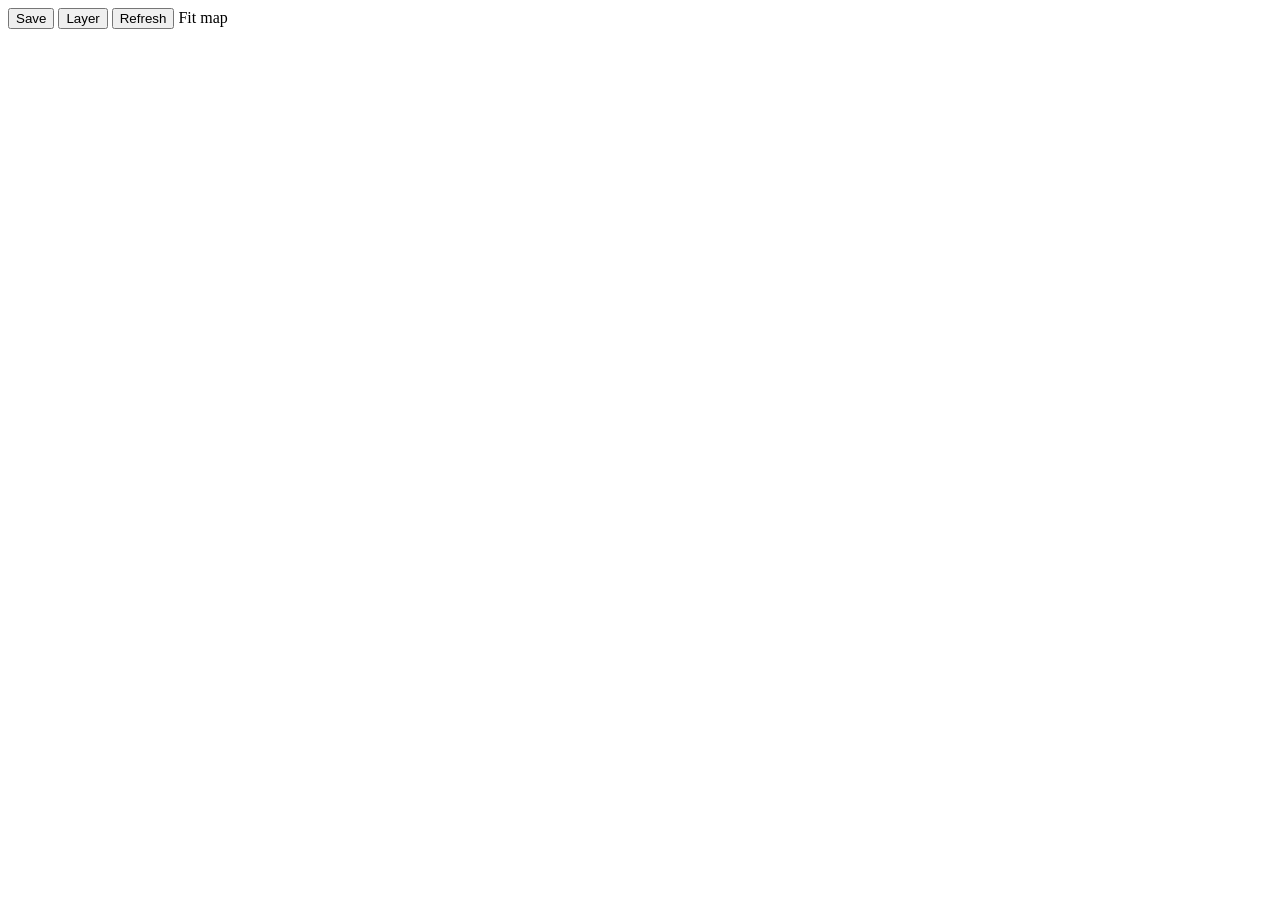
<file: .github/examples/ui-command-audit/fixture/panel.html>
<!doctype html>
<html lang="en"><head><meta charset="utf-8"><title>Fixture only — GIS commands</title></head><body>
  <button id="save-project" aria-label="Save project" data-command="project.save" data-icon="icon.svg">Save</button>
  <button id="dynamic-layer-toggle" aria-label="Toggle layer">Layer</button>
  <button id="inline-refresh" onclick="onRefresh()">Refresh</button>
  <a role="button" id="fit-map" onclick="fitExtent()">Fit map</a>
</body></html>
</file>
<file: src/ZEarth.Globe/Assets/cesium/Widgets/widgets.css>
/* packages/widgets/Source/shared.css */
.cesium-svgPath-svg {
  position: absolute;
  top: 0;
  left: 0;
  width: 100%;
  height: 100%;
  overflow: hidden;
}
.cesium-button {
  display: inline-block;
  position: relative;
  background: #303336;
  border: 1px solid #444;
  color: #edffff;
  fill: #edffff;
  border-radius: 4px;
  padding: 5px 12px;
  margin: 2px 3px;
  cursor: pointer;
  overflow: hidden;
  -moz-user-select: none;
  -webkit-user-select: none;
  -ms-user-select: none;
  user-select: none;
}
.cesium-button:focus {
  color: #fff;
  fill: #fff;
  border-color: #ea4;
  outline: none;
}
.cesium-button:hover {
  color: #fff;
  fill: #fff;
  background: #48b;
  border-color: #aef;
  box-shadow: 0 0 8px #fff;
}
.cesium-button:active {
  color: #000;
  fill: #000;
  background: #adf;
  border-color: #fff;
  box-shadow: 0 0 8px #fff;
}
.cesium-button:disabled,
.cesium-button-disabled,
.cesium-button-disabled:focus,
.cesium-button-disabled:hover,
.cesium-button-disabled:active {
  background: #303336;
  border-color: #444;
  color: #646464;
  fill: #646464;
  box-shadow: none;
  cursor: default;
}
.cesium-button option {
  background-color: #000;
  color: #eee;
}
.cesium-button option:disabled {
  color: #777;
}
.cesium-button input,
.cesium-button label {
  cursor: pointer;
}
.cesium-button input {
  vertical-align: sub;
}
.cesium-toolbar-button {
  box-sizing: border-box;
  width: 32px;
  height: 32px;
  border-radius: 14%;
  padding: 0;
  vertical-align: middle;
  z-index: 0;
}
.cesium-performanceDisplay-defaultContainer {
  position: absolute;
  top: 50px;
  right: 10px;
  text-align: right;
}
.cesium-performanceDisplay {
  background-color: rgba(40, 40, 40, 0.7);
  padding: 7px;
  border-radius: 5px;
  border: 1px solid #444;
  font: bold 12px sans-serif;
}
.cesium-performanceDisplay-fps {
  color: #e52;
}
.cesium-performanceDisplay-throttled {
  color: #a42;
}
.cesium-performanceDisplay-ms {
  color: #de3;
}

/* packages/widgets/Source/Animation/Animation.css */
.cesium-animation-theme {
  visibility: hidden;
  display: block;
  position: absolute;
  z-index: -100;
}
.cesium-animation-themeNormal {
  color: #222;
}
.cesium-animation-themeHover {
  color: #4488b0;
}
.cesium-animation-themeSelect {
  color: #242;
}
.cesium-animation-themeDisabled {
  color: #333;
}
.cesium-animation-themeKnob {
  color: #222;
}
.cesium-animation-themePointer {
  color: #2e2;
}
.cesium-animation-themeSwoosh {
  color: #8ac;
}
.cesium-animation-themeSwooshHover {
  color: #aef;
}
.cesium-animation-svgText {
  fill: #edffff;
  font-family: Sans-Serif;
  font-size: 15px;
  text-anchor: middle;
}
.cesium-animation-blank {
  fill: #000;
  fill-opacity: 0.01;
  stroke: none;
}
.cesium-animation-rectButton {
  cursor: pointer;
  -moz-user-select: none;
  -webkit-user-select: none;
  -ms-user-select: none;
  user-select: none;
}
.cesium-animation-rectButton .cesium-animation-buttonGlow {
  fill: #fff;
  stroke: none;
  display: none;
}
.cesium-animation-rectButton:hover .cesium-animation-buttonGlow {
  display: block;
}
.cesium-animation-rectButton .cesium-animation-buttonPath {
  fill: #edffff;
}
.cesium-animation-rectButton .cesium-animation-buttonMain {
  stroke: #444;
  stroke-width: 1.2;
}
.cesium-animation-rectButton:hover .cesium-animation-buttonMain {
  stroke: #aef;
}
.cesium-animation-rectButton:active .cesium-animation-buttonMain {
  fill: #abd6ff;
}
.cesium-animation-buttonDisabled {
  -moz-user-select: none;
  -webkit-user-select: none;
  -ms-user-select: none;
  user-select: none;
}
.cesium-animation-buttonDisabled .cesium-animation-buttonMain {
  stroke: #555;
}
.cesium-animation-buttonDisabled .cesium-animation-buttonPath {
  fill: #818181;
}
.cesium-animation-buttonDisabled .cesium-animation-buttonGlow {
  display: none;
}
.cesium-animation-buttonToggled .cesium-animation-buttonGlow {
  display: block;
  fill: #2e2;
}
.cesium-animation-buttonToggled .cesium-animation-buttonMain {
  stroke: #2e2;
}
.cesium-animation-buttonToggled:hover .cesium-animation-buttonGlow {
  fill: #fff;
}
.cesium-animation-buttonToggled:hover .cesium-animation-buttonMain {
  stroke: #2e2;
}
.cesium-animation-shuttleRingG {
  cursor: pointer;
}
.cesium-animation-shuttleRingPointer {
  cursor: pointer;
}
.cesium-animation-shuttleRingPausePointer {
  cursor: pointer;
}
.cesium-animation-shuttleRingBack {
  fill: #181818;
  fill-opacity: 0.8;
  stroke: #333;
  stroke-width: 1.2;
}
.cesium-animation-shuttleRingSwoosh line {
  stroke: #8ac;
  stroke-width: 3;
  stroke-opacity: 0.2;
  stroke-linecap: round;
}
.cesium-animation-knobOuter {
  cursor: pointer;
  stroke: #444;
  stroke-width: 1.2;
}
.cesium-animation-knobInner {
  cursor: pointer;
}

/* packages/widgets/Source/BaseLayerPicker/BaseLayerPicker.css */
.cesium-baseLayerPicker-selected {
  position: absolute;
  top: 0;
  left: 0;
  width: 100%;
  height: 100%;
  border: none;
}
.cesium-baseLayerPicker-dropDown {
  display: block;
  position: absolute;
  box-sizing: content-box;
  top: auto;
  right: 0;
  width: 320px;
  max-height: 500px;
  margin-top: 5px;
  background-color: rgba(38, 38, 38, 0.75);
  border: 1px solid #444;
  padding: 6px;
  overflow: auto;
  border-radius: 10px;
  -moz-user-select: none;
  -webkit-user-select: none;
  -ms-user-select: none;
  user-select: none;
  transform: translate(0, -20%);
  visibility: hidden;
  opacity: 0;
  transition:
    visibility 0s 0.2s,
    opacity 0.2s ease-in,
    transform 0.2s ease-in;
}
.cesium-baseLayerPicker-dropDown-visible {
  transform: translate(0, 0);
  visibility: visible;
  opacity: 1;
  transition: opacity 0.2s ease-out, transform 0.2s ease-out;
}
.cesium-baseLayerPicker-sectionTitle {
  display: block;
  font-family: sans-serif;
  font-size: 16pt;
  text-align: left;
  color: #edffff;
  margin-bottom: 4px;
}
.cesium-baseLayerPicker-choices {
  margin-bottom: 5px;
}
.cesium-baseLayerPicker-categoryTitle {
  color: #edffff;
  font-size: 11pt;
}
.cesium-baseLayerPicker-choices {
  display: block;
  border: 1px solid #888;
  border-radius: 5px;
  padding: 5px 0;
}
.cesium-baseLayerPicker-item {
  display: inline-block;
  vertical-align: top;
  margin: 2px 5px;
  width: 64px;
  text-align: center;
  cursor: pointer;
}
.cesium-baseLayerPicker-itemLabel {
  display: block;
  font-family: sans-serif;
  font-size: 8pt;
  text-align: center;
  vertical-align: middle;
  color: #edffff;
  cursor: pointer;
  word-wrap: break-word;
}
.cesium-baseLayerPicker-item:hover .cesium-baseLayerPicker-itemLabel,
.cesium-baseLayerPicker-item:focus .cesium-baseLayerPicker-itemLabel {
  text-decoration: underline;
}
.cesium-baseLayerPicker-itemIcon {
  display: inline-block;
  position: relative;
  width: inherit;
  height: auto;
  background-size: 100% 100%;
  border: solid 1px #444;
  border-radius: 9px;
  color: #edffff;
  margin: 0;
  padding: 0;
  cursor: pointer;
  box-sizing: border-box;
}
.cesium-baseLayerPicker-item:hover .cesium-baseLayerPicker-itemIcon {
  border-color: #fff;
  box-shadow: 0 0 8px #fff, 0 0 8px #fff;
}
.cesium-baseLayerPicker-selectedItem .cesium-baseLayerPicker-itemLabel {
  color: rgb(189, 236, 248);
}
.cesium-baseLayerPicker-selectedItem .cesium-baseLayerPicker-itemIcon {
  border: double 4px rgb(189, 236, 248);
}

/* packages/engine/Source/Widget/CesiumWidget.css */
.cesium-widget {
  font-family: sans-serif;
  font-size: 16px;
  overflow: hidden;
  display: block;
  position: relative;
  top: 0;
  left: 0;
  width: 100%;
  height: 100%;
}
.cesium-widget,
.cesium-widget canvas {
  width: 100%;
  height: 100%;
  touch-action: none;
}
.cesium-widget-credits {
  display: block;
  position: absolute;
  bottom: 0;
  left: 0;
  color: #fff;
  font-size: 10px;
  text-shadow: 0px 0px 2px #000000;
  padding-right: 5px;
}
.cesium-widget-errorPanel {
  position: absolute;
  top: 0;
  right: 0;
  bottom: 0;
  left: 0;
  text-align: center;
  background: rgba(0, 0, 0, 0.7);
  z-index: 99999;
}
.cesium-widget-errorPanel:before {
  display: inline-block;
  vertical-align: middle;
  height: 100%;
  content: "";
}
.cesium-widget-errorPanel-content {
  width: 75%;
  max-width: 500px;
  display: inline-block;
  text-align: left;
  vertical-align: middle;
  border: 1px solid #510c00;
  border-radius: 7px;
  background-color: #f0d9d5;
  font-size: 14px;
  color: #510c00;
}
.cesium-widget-errorPanel-content.expanded {
  max-width: 75%;
}
.cesium-widget-errorPanel-header {
  font-size: 18px;
  font-family:
    "Open Sans",
    Verdana,
    Geneva,
    sans-serif;
  background: #d69d93;
  border-bottom: 2px solid #510c00;
  padding-bottom: 10px;
  border-radius: 3px 3px 0 0;
  padding: 15px;
}
.cesium-widget-errorPanel-scroll {
  overflow: auto;
  font-family:
    "Open Sans",
    Verdana,
    Geneva,
    sans-serif;
  white-space: pre-wrap;
  padding: 0 15px;
  margin: 10px 0 20px 0;
}
.cesium-widget-errorPanel-buttonPanel {
  padding: 0 15px;
  margin: 10px 0 20px 0;
  text-align: right;
}
.cesium-widget-errorPanel-buttonPanel button {
  border-color: #510c00;
  background: #d69d93;
  color: #202020;
  margin: 0;
}
.cesium-widget-errorPanel-buttonPanel button:focus {
  border-color: #510c00;
  background: #f0d9d5;
  color: #510c00;
}
.cesium-widget-errorPanel-buttonPanel button:hover {
  border-color: #510c00;
  background: #f0d9d5;
  color: #510c00;
}
.cesium-widget-errorPanel-buttonPanel button:active {
  border-color: #510c00;
  background: #b17b72;
  color: #510c00;
}
.cesium-widget-errorPanel-more-details {
  text-decoration: underline;
  cursor: pointer;
}
.cesium-widget-errorPanel-more-details:hover {
  color: #2b0700;
}

/* packages/widgets/Source/CesiumInspector/CesiumInspector.css */
.cesium-cesiumInspector {
  border-radius: 5px;
  transition: width ease-in-out 0.25s;
  background: rgba(48, 51, 54, 0.8);
  border: 1px solid #444;
  color: #edffff;
  display: inline-block;
  position: relative;
  padding: 4px 12px;
  -moz-user-select: none;
  -webkit-user-select: none;
  -ms-user-select: none;
  user-select: none;
  overflow: hidden;
}
.cesium-cesiumInspector-button {
  text-align: center;
  font-size: 11pt;
}
.cesium-cesiumInspector-visible .cesium-cesiumInspector-button {
  border-bottom: 1px solid #aaa;
  padding-bottom: 3px;
}
.cesium-cesiumInspector input:enabled,
.cesium-cesiumInspector-button {
  cursor: pointer;
}
.cesium-cesiumInspector-visible {
  width: 185px;
  height: auto;
}
.cesium-cesiumInspector-hidden {
  width: 122px;
  height: 17px;
}
.cesium-cesiumInspector-sectionContent {
  max-height: 600px;
}
.cesium-cesiumInspector-section-collapsed .cesium-cesiumInspector-sectionContent {
  max-height: 0;
  padding: 0 !important;
  overflow: hidden;
}
.cesium-cesiumInspector-dropDown {
  margin: 5px 0;
  font-family: sans-serif;
  font-size: 10pt;
  width: 185px;
}
.cesium-cesiumInspector-frustumStatistics {
  padding-left: 10px;
  padding: 5px;
  background-color: rgba(80, 80, 80, 0.75);
}
.cesium-cesiumInspector-pickButton {
  background-color: rgba(0, 0, 0, 0.3);
  border: 1px solid #444;
  color: #edffff;
  border-radius: 5px;
  padding: 3px 7px;
  cursor: pointer;
  -moz-user-select: none;
  -webkit-user-select: none;
  -ms-user-select: none;
  user-select: none;
  margin: 0 auto;
}
.cesium-cesiumInspector-pickButton:focus {
  outline: none;
}
.cesium-cesiumInspector-pickButton:active,
.cesium-cesiumInspector-pickButtonHighlight {
  color: #000;
  background: #adf;
  border-color: #fff;
  box-shadow: 0 0 8px #fff;
}
.cesium-cesiumInspector-center {
  text-align: center;
}
.cesium-cesiumInspector-sectionHeader {
  font-weight: bold;
  font-size: 10pt;
  margin: 0;
  cursor: pointer;
}
.cesium-cesiumInspector-pickSection {
  border: 1px solid #aaa;
  border-radius: 5px;
  padding: 3px;
  margin-bottom: 5px;
}
.cesium-cesiumInspector-sectionContent {
  margin-bottom: 10px;
  transition: max-height 0.25s;
}
.cesium-cesiumInspector-tileText {
  padding-bottom: 10px;
  border-bottom: 1px solid #aaa;
}
.cesium-cesiumInspector-relativeText {
  padding-top: 10px;
}
.cesium-cesiumInspector-sectionHeader::before {
  margin-right: 5px;
  content: "-";
  width: 1ch;
  display: inline-block;
}
.cesium-cesiumInspector-section-collapsed .cesium-cesiumInspector-sectionHeader::before {
  content: "+";
}

/* packages/widgets/Source/Cesium3DTilesInspector/Cesium3DTilesInspector.css */
ul.cesium-cesiumInspector-statistics {
  margin: 0;
  padding-top: 3px;
  padding-bottom: 3px;
}
ul.cesium-cesiumInspector-statistics + ul.cesium-cesiumInspector-statistics {
  border-top: 1px solid #aaa;
}
.cesium-cesiumInspector-slider {
  margin-top: 5px;
}
.cesium-cesiumInspector-slider input[type=number] {
  text-align: left;
  background-color: #222;
  outline: none;
  border: 1px solid #444;
  color: #edffff;
  width: 100px;
  border-radius: 3px;
  padding: 1px;
  margin-left: 10px;
  cursor: auto;
}
.cesium-cesiumInspector-slider input[type=number]::-webkit-outer-spin-button,
.cesium-cesiumInspector-slider input[type=number]::-webkit-inner-spin-button {
  -webkit-appearance: none;
  margin: 0;
}
.cesium-cesiumInspector-slider input[type=range] {
  margin-left: 5px;
  vertical-align: middle;
}
.cesium-cesiumInspector-hide .cesium-cesiumInspector-styleEditor {
  display: none;
}
.cesium-cesiumInspector-styleEditor {
  padding: 10px;
  border-radius: 5px;
  background: rgba(48, 51, 54, 0.8);
  border: 1px solid #444;
}
.cesium-cesiumInspector-styleEditor textarea {
  width: 100%;
  height: 300px;
  background: transparent;
  color: #edffff;
  border: none;
  padding: 0;
  white-space: pre;
  overflow-wrap: normal;
  overflow-x: auto;
}
.cesium-3DTilesInspector {
  width: 300px;
  pointer-events: all;
}
.cesium-3DTilesInspector-statistics {
  font-size: 11px;
}
.cesium-3DTilesInspector-disabledElementsInfo {
  margin: 5px 0 0 0;
  padding: 0 0 0 20px;
  color: #eed202;
}
.cesium-3DTilesInspector div,
.cesium-3DTilesInspector input[type=range] {
  width: 100%;
  box-sizing: border-box;
}
.cesium-cesiumInspector-error {
  color: #ff9e9e;
  overflow: auto;
}
.cesium-3DTilesInspector .cesium-cesiumInspector-section {
  margin-top: 3px;
}
.cesium-3DTilesInspector .cesium-cesiumInspector-sectionHeader + .cesium-cesiumInspector-show {
  border-top: 1px solid white;
}
input.cesium-cesiumInspector-url {
  overflow: hidden;
  white-space: nowrap;
  overflow-x: scroll;
  background-color: transparent;
  color: white;
  outline: none;
  border: none;
  height: 1em;
  width: 100%;
}
.cesium-cesiumInspector .field-group {
  display: table;
}
.cesium-cesiumInspector .field-group > label {
  display: table-cell;
  font-weight: bold;
}
.cesium-cesiumInspector .field-group > .field {
  display: table-cell;
  width: 100%;
}

/* packages/widgets/Source/VoxelInspector/VoxelInspector.css */
.cesium-VoxelInspector {
  width: 300px;
  pointer-events: all;
}
.cesium-VoxelInspector div,
.cesium-VoxelInspector input[type=range] {
  width: 100%;
  box-sizing: border-box;
}
.cesium-VoxelInspector .cesium-cesiumInspector-section {
  margin-top: 3px;
}
.cesium-VoxelInspector .cesium-cesiumInspector-sectionHeader + .cesium-cesiumInspector-show {
  border-top: 1px solid white;
}

/* packages/widgets/Source/FullscreenButton/FullscreenButton.css */
.cesium-button.cesium-fullscreenButton {
  display: block;
  width: 100%;
  height: 100%;
  margin: 0;
  border-radius: 0;
}

/* packages/widgets/Source/VRButton/VRButton.css */
.cesium-button.cesium-vrButton {
  display: block;
  width: 100%;
  height: 100%;
  margin: 0;
  border-radius: 0;
}

/* packages/widgets/Source/Geocoder/Geocoder.css */
.cesium-viewer-geocoderContainer .cesium-geocoder-input {
  border: solid 1px #444;
  background-color: rgba(40, 40, 40, 0.7);
  color: white;
  display: inline-block;
  vertical-align: middle;
  width: 0;
  height: 32px;
  margin: 0;
  padding: 0 32px 0 0;
  border-radius: 0;
  box-sizing: border-box;
  transition: width ease-in-out 0.25s, background-color 0.2s ease-in-out;
  -webkit-appearance: none;
}
.cesium-viewer-geocoderContainer:hover .cesium-geocoder-input {
  border-color: #aef;
  box-shadow: 0 0 8px #fff;
}
.cesium-viewer-geocoderContainer .cesium-geocoder-input:focus {
  border-color: #ea4;
  background-color: rgba(15, 15, 15, 0.9);
  box-shadow: none;
  outline: none;
}
.cesium-viewer-geocoderContainer:hover .cesium-geocoder-input,
.cesium-viewer-geocoderContainer .cesium-geocoder-input:focus,
.cesium-viewer-geocoderContainer .cesium-geocoder-input-wide {
  padding-left: 4px;
  width: 250px;
}
.cesium-viewer-geocoderContainer .search-results {
  position: absolute;
  background-color: #000;
  color: #eee;
  overflow-y: auto;
  opacity: 0.8;
  width: 100%;
}
.cesium-viewer-geocoderContainer .search-results ul {
  list-style-type: none;
  margin: 0;
  padding: 0;
}
.cesium-viewer-geocoderContainer .search-results ul li {
  font-size: 14px;
  padding: 3px 10px;
}
.cesium-viewer-geocoderContainer .search-results ul li:hover {
  cursor: pointer;
}
.cesium-viewer-geocoderContainer .search-results ul li.active {
  background: #48b;
}
.cesium-geocoder-searchButton {
  background-color: #303336;
  display: inline-block;
  position: absolute;
  cursor: pointer;
  width: 32px;
  top: 1px;
  right: 1px;
  height: 30px;
  vertical-align: middle;
  fill: #edffff;
}
.cesium-geocoder-searchButton:hover {
  background-color: #48b;
}

/* packages/widgets/Source/InfoBox/InfoBox.css */
.cesium-infoBox {
  display: block;
  position: absolute;
  top: 50px;
  right: 0;
  width: 40%;
  max-width: 480px;
  background: rgba(38, 38, 38, 0.95);
  color: #edffff;
  border: 1px solid #444;
  border-right: none;
  border-top-left-radius: 7px;
  border-bottom-left-radius: 7px;
  box-shadow: 0 0 10px 1px #000;
  transform: translate(100%, 0);
  visibility: hidden;
  opacity: 0;
  transition:
    visibility 0s 0.2s,
    opacity 0.2s ease-in,
    transform 0.2s ease-in;
}
.cesium-infoBox-visible {
  transform: translate(0, 0);
  visibility: visible;
  opacity: 1;
  transition: opacity 0.2s ease-out, transform 0.2s ease-out;
}
.cesium-infoBox-title {
  display: block;
  height: 20px;
  padding: 5px 30px 5px 25px;
  background: rgba(84, 84, 84, 1);
  border-top-left-radius: 7px;
  text-align: center;
  text-overflow: ellipsis;
  white-space: nowrap;
  overflow: hidden;
  box-sizing: content-box;
}
.cesium-infoBox-bodyless .cesium-infoBox-title {
  border-bottom-left-radius: 7px;
}
button.cesium-infoBox-camera {
  display: block;
  position: absolute;
  top: 4px;
  left: 4px;
  width: 22px;
  height: 22px;
  background: transparent;
  border-color: transparent;
  border-radius: 3px;
  padding: 0 5px;
  margin: 0;
}
button.cesium-infoBox-close {
  display: block;
  position: absolute;
  top: 5px;
  right: 5px;
  height: 20px;
  background: transparent;
  border: none;
  border-radius: 2px;
  font-weight: bold;
  font-size: 16px;
  padding: 0 5px;
  margin: 0;
  color: #edffff;
}
button.cesium-infoBox-close:focus {
  background: rgba(238, 136, 0, 0.44);
  outline: none;
}
button.cesium-infoBox-close:hover {
  background: #888;
  color: #000;
}
button.cesium-infoBox-close:active {
  background: #a00;
  color: #000;
}
.cesium-infoBox-bodyless .cesium-infoBox-iframe {
  display: none;
}
.cesium-infoBox-iframe {
  border: none;
  width: 100%;
  width: calc(100% - 2px);
}

/* packages/widgets/Source/SceneModePicker/SceneModePicker.css */
span.cesium-sceneModePicker-wrapper {
  display: inline-block;
  position: relative;
  margin: 0 3px;
}
.cesium-sceneModePicker-visible {
  visibility: visible;
  opacity: 1;
  transition: opacity 0.25s linear;
}
.cesium-sceneModePicker-hidden {
  visibility: hidden;
  opacity: 0;
  transition: visibility 0s 0.25s, opacity 0.25s linear;
}
.cesium-sceneModePicker-wrapper .cesium-sceneModePicker-none {
  display: none;
}
.cesium-sceneModePicker-slide-svg {
  transition: left 2s;
  top: 0;
  left: 0;
}
.cesium-sceneModePicker-wrapper .cesium-sceneModePicker-dropDown-icon {
  box-sizing: border-box;
  padding: 0;
  margin: 3px 0;
}
.cesium-sceneModePicker-wrapper .cesium-sceneModePicker-button3D,
.cesium-sceneModePicker-wrapper .cesium-sceneModePicker-buttonColumbusView,
.cesium-sceneModePicker-wrapper .cesium-sceneModePicker-button2D {
  margin: 0 0 3px 0;
}
.cesium-sceneModePicker-wrapper .cesium-sceneModePicker-button3D .cesium-sceneModePicker-icon2D {
  left: 100%;
}
.cesium-sceneModePicker-wrapper .cesium-sceneModePicker-button3D .cesium-sceneModePicker-iconColumbusView {
  left: 200%;
}
.cesium-sceneModePicker-wrapper .cesium-sceneModePicker-buttonColumbusView .cesium-sceneModePicker-icon3D {
  left: -200%;
}
.cesium-sceneModePicker-wrapper .cesium-sceneModePicker-buttonColumbusView .cesium-sceneModePicker-icon2D {
  left: -100%;
}
.cesium-sceneModePicker-wrapper .cesium-sceneModePicker-button2D .cesium-sceneModePicker-icon3D {
  left: -100%;
}
.cesium-sceneModePicker-wrapper .cesium-sceneModePicker-button2D .cesium-sceneModePicker-iconColumbusView {
  left: 100%;
}
.cesium-sceneModePicker-wrapper .cesium-sceneModePicker-selected {
  border-color: #2e2;
  box-shadow: 0 0 8px #fff, 0 0 8px #fff;
}

/* packages/widgets/Source/ProjectionPicker/ProjectionPicker.css */
span.cesium-projectionPicker-wrapper {
  display: inline-block;
  position: relative;
  margin: 0 3px;
}
.cesium-projectionPicker-visible {
  visibility: visible;
  opacity: 1;
  transition: opacity 0.25s linear;
}
.cesium-projectionPicker-hidden {
  visibility: hidden;
  opacity: 0;
  transition: visibility 0s 0.25s, opacity 0.25s linear;
}
.cesium-projectionPicker-wrapper .cesium-projectionPicker-none {
  display: none;
}
.cesium-projectionPicker-wrapper .cesium-projectionPicker-dropDown-icon {
  box-sizing: border-box;
  padding: 0;
  margin: 3px 0;
}
.cesium-projectionPicker-wrapper .cesium-projectionPicker-buttonPerspective,
.cesium-projectionPicker-wrapper .cesium-projectionPicker-buttonOrthographic {
  margin: 0 0 3px 0;
}
.cesium-projectionPicker-wrapper .cesium-projectionPicker-buttonPerspective .cesium-projectionPicker-iconOrthographic {
  left: 100%;
}
.cesium-projectionPicker-wrapper .cesium-projectionPicker-buttonOrthographic .cesium-projectionPicker-iconPerspective {
  left: -100%;
}
.cesium-projectionPicker-wrapper .cesium-projectionPicker-selected {
  border-color: #2e2;
  box-shadow: 0 0 8px #fff, 0 0 8px #fff;
}

/* packages/widgets/Source/PerformanceWatchdog/PerformanceWatchdog.css */
.cesium-performance-watchdog-message-area {
  position: relative;
  background-color: yellow;
  color: black;
  padding: 10px;
}
.cesium-performance-watchdog-message {
  margin-right: 30px;
}
.cesium-performance-watchdog-message-dismiss {
  position: absolute;
  right: 0;
  margin: 0 10px 0 0;
}

/* packages/widgets/Source/NavigationHelpButton/NavigationHelpButton.css */
.cesium-navigationHelpButton-wrapper {
  position: relative;
  display: inline-block;
}
.cesium-navigation-help {
  visibility: hidden;
  position: absolute;
  top: 38px;
  right: 2px;
  width: 250px;
  border-radius: 10px;
  transform: scale(0.01);
  transform-origin: 234px -10px;
  transition: visibility 0s 0.25s, transform 0.25s ease-in;
}
.cesium-navigation-help-visible {
  visibility: visible;
  transform: scale(1);
  transition: transform 0.25s ease-out;
}
.cesium-navigation-help-instructions {
  border: 1px solid #444;
  background-color: rgba(38, 38, 38, 0.75);
  padding-bottom: 5px;
  border-radius: 0 0 10px 10px;
}
.cesium-click-navigation-help {
  display: none;
}
.cesium-touch-navigation-help {
  display: none;
  padding-top: 5px;
}
.cesium-click-navigation-help-visible {
  display: block;
}
.cesium-touch-navigation-help-visible {
  display: block;
}
.cesium-navigation-help-pan {
  color: #66ccff;
  font-weight: bold;
}
.cesium-navigation-help-zoom {
  color: #65fd00;
  font-weight: bold;
}
.cesium-navigation-help-rotate {
  color: #ffd800;
  font-weight: bold;
}
.cesium-navigation-help-tilt {
  color: #d800d8;
  font-weight: bold;
}
.cesium-navigation-help-details {
  color: #ffffff;
}
.cesium-navigation-button {
  color: #fff;
  background-color: transparent;
  border-bottom: none;
  border-top: 1px solid #444;
  border-right: 1px solid #444;
  margin: 0;
  width: 50%;
  cursor: pointer;
}
.cesium-navigation-button-icon {
  vertical-align: middle;
  padding: 5px 1px;
}
.cesium-navigation-button:focus {
  outline: none;
}
.cesium-navigation-button-left {
  border-radius: 10px 0 0 0;
  border-left: 1px solid #444;
}
.cesium-navigation-button-right {
  border-radius: 0 10px 0 0;
  border-left: none;
}
.cesium-navigation-button-selected {
  background-color: rgba(38, 38, 38, 0.75);
}
.cesium-navigation-button-unselected {
  background-color: rgba(0, 0, 0, 0.75);
}
.cesium-navigation-button-unselected:hover {
  background-color: rgba(76, 76, 76, 0.75);
}

/* packages/widgets/Source/SelectionIndicator/SelectionIndicator.css */
.cesium-selection-wrapper {
  position: absolute;
  width: 160px;
  height: 160px;
  pointer-events: none;
  visibility: hidden;
  opacity: 0;
  transition: visibility 0s 0.2s, opacity 0.2s ease-in;
}
.cesium-selection-wrapper-visible {
  visibility: visible;
  opacity: 1;
  transition: opacity 0.2s ease-out;
}
.cesium-selection-wrapper svg {
  fill: #2e2;
  stroke: #000;
  stroke-width: 1.1px;
}

/* packages/widgets/Source/Timeline/Timeline.css */
.cesium-timeline-main {
  position: relative;
  left: 0;
  bottom: 0;
  overflow: hidden;
  border: solid 1px #888;
  -moz-user-select: none;
  -webkit-user-select: none;
  -ms-user-select: none;
  user-select: none;
}
.cesium-timeline-trackContainer {
  width: 100%;
  overflow: auto;
  border-top: solid 1px #888;
  position: relative;
  top: 0;
  left: 0;
}
.cesium-timeline-tracks {
  position: absolute;
  top: 0;
  left: 0;
  width: 100%;
}
.cesium-timeline-needle {
  position: absolute;
  left: 0;
  top: 1.7em;
  bottom: 0;
  width: 1px;
  background: #f00;
}
.cesium-timeline-bar {
  position: relative;
  left: 0;
  top: 0;
  overflow: hidden;
  cursor: pointer;
  width: 100%;
  height: 1.7em;
  background:
    linear-gradient(
      to bottom,
      rgba(116, 117, 119, 0.8) 0%,
      rgba(58, 68, 82, 0.8) 11%,
      rgba(46, 50, 56, 0.8) 46%,
      rgba(53, 53, 53, 0.8) 81%,
      rgba(53, 53, 53, 0.8) 100%);
}
.cesium-timeline-ruler {
  visibility: hidden;
  white-space: nowrap;
  font-size: 80%;
  z-index: -200;
}
.cesium-timeline-highlight {
  position: absolute;
  bottom: 0;
  left: 0;
  background: #08f;
}
.cesium-timeline-ticLabel {
  position: absolute;
  top: 0;
  left: 0;
  white-space: nowrap;
  font-size: 80%;
  color: #eee;
}
.cesium-timeline-ticMain {
  position: absolute;
  bottom: 0;
  left: 0;
  width: 1px;
  height: 50%;
  background: #eee;
}
.cesium-timeline-ticSub {
  position: absolute;
  bottom: 0;
  left: 0;
  width: 1px;
  height: 33%;
  background: #aaa;
}
.cesium-timeline-ticTiny {
  position: absolute;
  bottom: 0;
  left: 0;
  width: 1px;
  height: 25%;
  background: #888;
}
.cesium-timeline-icon16 {
  display: block;
  position: absolute;
  width: 16px;
  height: 16px;
  background-image: url([data-uri]);
  background-repeat: no-repeat;
}

/* packages/widgets/Source/Viewer/Viewer.css */
.cesium-viewer {
  font-family: sans-serif;
  font-size: 16px;
  overflow: hidden;
  display: block;
  position: relative;
  top: 0;
  left: 0;
  width: 100%;
  height: 100%;
}
.cesium-viewer-cesiumWidgetContainer {
  width: 100%;
  height: 100%;
}
.cesium-viewer-bottom {
  display: block;
  position: absolute;
  bottom: 0;
  left: 0;
  padding-right: 5px;
}
.cesium-viewer .cesium-widget-credits {
  display: inline;
  position: static;
  bottom: auto;
  left: auto;
  padding-right: 0;
  color: #ffffff;
  font-size: 10px;
  text-shadow: 0 0 2px #000000;
}
.cesium-viewer-timelineContainer {
  position: absolute;
  bottom: 0;
  left: 169px;
  right: 29px;
  height: 27px;
  padding: 0;
  margin: 0;
  overflow: hidden;
  font-size: 14px;
}
.cesium-viewer-animationContainer {
  position: absolute;
  bottom: 0;
  left: 0;
  padding: 0;
  width: 169px;
  height: 112px;
}
.cesium-viewer-fullscreenContainer {
  position: absolute;
  bottom: 0;
  right: 0;
  padding: 0;
  width: 29px;
  height: 29px;
  overflow: hidden;
}
.cesium-viewer-vrContainer {
  position: absolute;
  bottom: 0;
  right: 0;
  padding: 0;
  width: 29px;
  height: 29px;
  overflow: hidden;
}
.cesium-viewer-toolbar {
  display: block;
  position: absolute;
  top: 5px;
  right: 5px;
}
.cesium-viewer-cesiumInspectorContainer {
  display: block;
  position: absolute;
  top: 50px;
  right: 10px;
}
.cesium-viewer-geocoderContainer {
  position: relative;
  display: inline-block;
  margin: 0 3px;
}
.cesium-viewer-cesium3DTilesInspectorContainer {
  display: block;
  position: absolute;
  top: 50px;
  right: 10px;
  max-height: calc(100% - 120px);
  box-sizing: border-box;
  overflow-y: auto;
  overflow-x: hidden;
}
.cesium-viewer-voxelInspectorContainer {
  display: block;
  position: absolute;
  top: 50px;
  right: 10px;
  max-height: calc(100% - 120px);
  box-sizing: border-box;
  overflow-y: auto;
  overflow-x: hidden;
}

/* packages/widgets/Source/I3SBuildingSceneLayerExplorer/I3SBuildingSceneLayerExplorer.css */
.cesium-viewer-i3s-explorer ul {
  list-style-type: none;
}
.cesium-viewer-i3s-explorer .layersList {
  padding: 0;
}
.cesium-viewer-i3s-explorer input {
  margin: 0 3px 0 0;
}
.cesium-viewer-i3s-explorer .expandItem {
  cursor: pointer;
  user-select: none;
  width: 20px;
}
.cesium-viewer-i3s-explorer .nested,
.cesium-viewer-i3s-explorer #bsl-wrapper {
  display: none;
}
.cesium-viewer-i3s-explorer .active {
  display: block;
}
.cesium-viewer-i3s-explorer .li-wrapper {
  display: flex;
  flex-direction: row;
  align-content: center;
}

/* packages/widgets/Source/widgets.css */
</file>
<file: src/ZEarth.Globe/Assets/globe.css>
* {
  margin: 0;
  padding: 0;
  box-sizing: border-box;
  user-select: none;
}

html, body {
  width: 100%;
  height: 100%;
  overflow: hidden;
  background-color: #1e1f21;
  font-family: -apple-system, BlinkMacSystemFont, "Segoe UI", Roboto, Helvetica, Arial, sans-serif;
  color: #e2e8f0;
}

#viewport-container {
  position: relative;
  width: 100%;
  height: 100%;
}

.feature-info-panel {
  position: absolute; z-index: 950; width: min(360px, calc(100% - 16px));
  max-height: min(360px, calc(100% - 16px)); overflow: auto;
  padding: 12px; border: 1px solid #5e6268; border-radius: 8px;
  background: #25272a; color: #f1f3f5; box-shadow: 0 5px 18px #0008;
  font-size: 13px; user-select: text;
}
.feature-info-panel[hidden] { display: none; }
.feature-info-panel * { user-select: text; }
.feature-info-heading { display: flex; align-items: center; justify-content: space-between; gap: 12px; margin-bottom: 8px; }
.feature-info-heading strong { overflow-wrap: anywhere; }
.feature-info-heading button { background: transparent; color: inherit; border: 0; font-size: 22px; cursor: pointer; }
.feature-info-panel table { width: 100%; border-collapse: collapse; table-layout: fixed; }
.feature-info-panel th, .feature-info-panel td { text-align: start; vertical-align: top; border-top: 1px solid #555b62; padding: 6px 4px; overflow-wrap: anywhere; }
.feature-info-panel th { width: 38%; color: #c5d5e2; }
body.light-theme .feature-info-panel { background: #fff; color: #19232d; border-color: #a9b1ba; box-shadow: 0 5px 18px #0004; }
body.light-theme .feature-info-panel th, body.light-theme .feature-info-panel td { border-color: #cbd2da; }
body.light-theme .feature-info-panel th { color: #374e61; }

#cesium-container {
  position: absolute;
  top: 0;
  left: 0;
  width: 100%;
  height: 100%;
  margin: 0;
  padding: 0;
  overflow: hidden;
}

/* Provider credits are exposed through the always-visible compact Credits button
   and its full attribution dialog below. Suppress Cesium's duplicate long strip. */
.cesium-widget-credits {
  display: none !important;
}

.cesium-credit-textContainer, .cesium-credit-textContainer * {
  display: none !important;
}

/* Floating Navigation HUD */
.hud-overlay {
  position: absolute;
  pointer-events: none;
}

/* Top-Right Compass & Nav Controls */
.nav-controls {
  position: absolute;
  top: 16px;
  right: 16px;
  display: flex;
  flex-direction: column;
  align-items: center;
  gap: 8px;
  pointer-events: auto !important;
  z-index: 1000 !important;
}

/* Expanded 3-Mode Compass & Navigation Widget (Addendum 07) */
.nav-compass-widget {
  width: 88px;
  background: rgba(48, 50, 54, 0.92);
  border: 1px solid rgba(85, 89, 96, 0.7);
  border-radius: 8px;
  overflow: hidden;
  box-shadow: 0 4px 14px rgba(0, 0, 0, 0.45);
  display: flex;
  flex-direction: column;
  align-items: center;
  transition: border-color 0.2s ease;
  pointer-events: auto !important;
  z-index: 1001 !important;
}

.nav-compass-widget:hover {
  border-color: #22A8DE;
}

.compass-mode-bar {
  display: flex;
  width: 100%;
  background: rgba(37, 38, 41, 0.95);
  border-bottom: 1px solid rgba(85, 89, 96, 0.5);
  pointer-events: auto !important;
  z-index: 1001 !important;
}

.compass-mode-btn {
  flex: 1;
  background: transparent;
  border: none;
  color: #9EA3A8;
  font-size: 9px;
  font-weight: 600;
  padding: 4px 1px;
  cursor: pointer !important;
  text-align: center;
  transition: all 0.15s ease;
  pointer-events: auto !important;
  user-select: none;
}

.compass-mode-btn:hover {
  color: #FFFFFF;
}

.compass-mode-btn.active {
  background: #22A8DE;
  color: #FFFFFF;
}

.compass-dial-container {
  width: 86px;
  height: 86px;
  display: flex;
  align-items: center;
  justify-content: center;
  position: relative;
  cursor: grab;
  touch-action: none;
  pointer-events: auto !important;
  z-index: 1001 !important;
}

.compass-dial-container:active,
.compass-dial-container.dragging {
  cursor: grabbing;
}

.compass-view {
  position: absolute;
  inset: 0;
  display: flex;
  align-items: center;
  justify-content: center;
  overflow: hidden;
}

.compass-ring { display: none; }

.cardinal-rose {
  width: 68px;
  height: 68px;
  border-radius: 50%;
  border: 1.5px solid rgba(85, 89, 96, 0.6);
  position: relative;
  display: flex;
  align-items: center;
  justify-content: center;
  transform-origin: 50% 50%;
}

.measure-coord-table {
  width: 100%;
  border-collapse: collapse;
  font: 10px/1.3 Consolas, "Segoe UI", monospace;
  color: #e2e8f0;
}

.measure-coord-table th,
.measure-coord-table td {
  padding: 3px 5px;
  border-bottom: 1px solid rgba(148, 163, 184, 0.25);
  text-align: left;
  white-space: nowrap;
}

.measure-copy-btn {
  margin-top: 6px;
  padding: 3px 8px;
  border: 1px solid rgba(148, 163, 184, 0.45);
  border-radius: 3px;
  background: rgba(30, 41, 59, 0.9);
  color: #e2e8f0;
  cursor: pointer;
}

body.light-theme .measure-coord-table { color: #1f2937; }
body.light-theme .measure-copy-btn { background: #f8fafc; color: #1f2937; }

.cardinal-mark {
  position: absolute;
  font-size: 9.5px;
  font-weight: bold;
  color: #D0D3D6;
  pointer-events: none;
}

.mark-n { top: 2px; color: #ef4444; }
.mark-e { right: 4px; }
.mark-s { bottom: 2px; }
.mark-w { left: 4px; }

.compass-needle {
  width: 6px;
  height: 42px;
  position: absolute;
  left: 50%;
  top: 50%;
  transform: translate(-50%, -50%);
  transform-origin: 50% 50%;
  pointer-events: none;
}

.compass-needle-n {
  position: absolute;
  top: 0;
  left: 0;
  width: 0;
  height: 0;
  border-left: 3px solid transparent;
  border-right: 3px solid transparent;
  border-bottom: 20px solid #ef4444;
}

.compass-needle-s {
  position: absolute;
  bottom: 0;
  left: 0;
  width: 0;
  height: 0;
  border-left: 3px solid transparent;
  border-right: 3px solid transparent;
  border-top: 20px solid #94a3b8;
}

/* Heading Dial */
.heading-dial {
  display: block;
  position: relative;
  width: 68px;
  height: 68px;
}

.heading-dial > .cardinal-rose,
.qibla-dial > .cardinal-rose {
  position: absolute;
  inset: 0;
}

.heading-needle {
  width: 4px;
  height: 48px;
  position: absolute;
  left: 50%;
  top: 50%;
  transform: translate(-50%, -50%);
  transform-origin: 50% 50%;
  pointer-events: none;
}

.heading-needle-arrow {
  width: 0;
  height: 0;
  border-left: 4px solid transparent;
  border-right: 4px solid transparent;
  border-bottom: 18px solid #22A8DE;
  position: absolute;
  top: 0;
  left: -2px;
}

.heading-value-badge {
  position: absolute;
  left: 50%;
  top: 50%;
  transform: translate(-50%, -50%);
  font-size: 14px;
  font-weight: bold;
  color: #22A8DE;
  font-family: "Cascadia Code", "Consolas", monospace;
  background: rgba(37, 38, 41, 0.85);
  padding: 1px 6px;
  border-radius: 4px;
  border: 1px solid rgba(34, 168, 222, 0.4);
  z-index: 2;
}

/* Qibla Dial */
.qibla-dial {
  display: block;
  position: relative;
  width: 68px;
  height: 68px;
}

.qibla-needle {
  width: 6px;
  height: 52px;
  position: absolute;
  left: 50%;
  top: 50%;
  transform: translate(-50%, -50%) rotate(var(--qibla-angle, 0deg));
  transform-origin: 50% 50%;
  pointer-events: none;
}

.qibla-arrow {
  width: 0;
  height: 0;
  border-left: 5px solid transparent;
  border-right: 5px solid transparent;
  border-bottom: 22px solid #10B981;
  position: absolute;
  top: 0;
  left: -2px;
  filter: drop-shadow(0 0 4px rgba(16, 185, 129, 0.8));
}

.qibla-badge {
  display: flex;
  flex-direction: column;
  align-items: center;
  position: absolute;
  left: 50%;
  top: 50%;
  transform: translate(-50%, -50%);
  background: rgba(37, 38, 41, 0.88);
  padding: 1px 4px;
  border-radius: 4px;
  border: 1px solid rgba(16, 185, 129, 0.4);
  z-index: 2;
}

.qibla-title {
  font-size: 8px;
  font-weight: 600;
  color: #D0D3D6;
}

.qibla-bearing {
  font-size: 11.5px;
  font-weight: bold;
  color: #10B981;
  font-family: "Cascadia Code", "Consolas", monospace;
}

.qibla-warning {
  position: absolute;
  left: 50%;
  bottom: 1px;
  transform: translateX(-50%);
  font-size: 8px;
  color: #F59E0B;
  background: rgba(0, 0, 0, 0.8);
  padding: 1px 4px;
  border-radius: 3px;
  white-space: nowrap;
}

.compass-north-btn {
  width: 100%;
  background: rgba(37, 38, 41, 0.95);
  border: none;
  border-top: 1px solid rgba(85, 89, 96, 0.5);
  color: #22A8DE;
  font-size: 9.5px;
  font-weight: bold;
  padding: 4px 0;
  cursor: pointer !important;
  pointer-events: auto !important;
  transition: background 0.15s ease;
  user-select: none;
}

.compass-north-btn:hover {
  background: #22A8DE;
  color: #FFFFFF;
}

/* Hardware-Accelerated Two-Basemap Swipe Overlay (Addendum 07) */
.swipe-container {
  position: absolute;
  top: 0;
  left: 0;
  width: 100%;
  height: 100%;
  pointer-events: none;
  z-index: 100;
}

.swipe-divider {
  position: absolute;
  top: 0;
  bottom: 0;
  width: 4px;
  background: #22A8DE;
  cursor: ew-resize;
  pointer-events: auto;
  box-shadow: 0 0 12px rgba(0, 0, 0, 0.6);
}

.swipe-handle {
  position: absolute;
  top: 50%;
  left: 50%;
  transform: translate(-50%, -50%);
  width: 36px;
  height: 36px;
  border-radius: 50%;
  background: #22A8DE;
  border: 2px solid #FFFFFF;
  color: #FFFFFF;
  display: flex;
  align-items: center;
  justify-content: center;
  font-size: 11px;
  gap: 2px;
  cursor: ew-resize;
  box-shadow: 0 2px 10px rgba(0, 0, 0, 0.5);
}

.swipe-badge {
  pointer-events: auto;
  top: 16px;
  padding: 5px 12px;
  font-size: 11.5px;
  font-weight: 600;
  border-radius: 4px;
  background: rgba(37, 38, 41, 0.90);
  border: 1px solid rgba(85, 89, 96, 0.8);
  color: #FFFFFF;
}

.swipe-left-badge {
  left: 16px;
}

.swipe-right-badge {
  right: 120px;
}

.btn-exit-swipe {
  pointer-events: auto;
  top: 16px;
  left: 50%;
  transform: translateX(-50%);
  padding: 5px 16px;
  font-size: 11.5px;
  font-weight: bold;
  border-radius: 4px;
  background: #EF4444;
  border: 1px solid #DC2626;
  color: #FFFFFF;
  cursor: pointer;
  box-shadow: 0 2px 8px rgba(0, 0, 0, 0.4);
}

.btn-exit-swipe:hover {
  background: #DC2626;
}

/* Light theme overrides for Compass and Swipe */
body.light-theme .nav-compass-widget {
  background: rgba(243, 243, 245, 0.95);
  border-color: rgba(203, 213, 225, 0.8);
  box-shadow: 0 4px 14px rgba(0, 0, 0, 0.15);
}

body.light-theme .compass-mode-bar {
  background: rgba(226, 232, 240, 0.95);
  border-bottom-color: rgba(203, 213, 225, 0.8);
}

body.light-theme .compass-mode-btn {
  color: #64748B;
}

body.light-theme .compass-mode-btn.active {
  background: #0078D4;
  color: #FFFFFF;
}

body.light-theme .cardinal-mark {
  color: #1E293B;
}

body.light-theme .compass-north-btn {
  background: rgba(226, 232, 240, 0.95);
  border-top-color: rgba(203, 213, 225, 0.8);
  color: #0078D4;
}

body.light-theme .swipe-badge {
  background: rgba(243, 243, 245, 0.95);
  border-color: rgba(203, 213, 225, 0.8);
  color: #0F172A;
}

.hud-btn-group {
  display: flex;
  flex-direction: column;
  background: rgba(48, 50, 54, 0.90);
  border: 1px solid rgba(85, 89, 96, 0.7);
  border-radius: 6px;
  overflow: hidden;
  box-shadow: 0 4px 12px rgba(0, 0, 0, 0.4);
  pointer-events: auto !important;
  z-index: 1001 !important;
}

.hud-btn {
  width: 36px;
  height: 36px;
  background: transparent;
  border: none;
  color: #D0D3D6;
  font-size: 16px;
  font-weight: bold;
  display: flex;
  align-items: center;
  justify-content: center;
  cursor: pointer !important;
  pointer-events: auto !important;
  transition: background 0.15s ease, color 0.15s ease;
  user-select: none;
}

.hud-btn:hover {
  background: rgba(69, 72, 77, 0.9);
  color: #22A8DE;
}

.hud-btn:active {
  background: #2a2b2e;
}

.hud-btn + .hud-btn {
  border-top: 1px solid rgba(85, 89, 96, 0.4);
}

/* Mode Switch Pill (2D / 3D) */
.mode-pill {
  top: 16px;
  left: 16px;
  display: flex;
  background: rgba(48, 50, 54, 0.90);
  border: 1px solid rgba(85, 89, 96, 0.7);
  border-radius: 16px;
  padding: 2px;
  pointer-events: auto;
  box-shadow: 0 4px 12px rgba(0, 0, 0, 0.35);
}

.mode-tab {
  padding: 5px 12px;
  border-radius: 14px;
  font-size: 11.5px;
  font-weight: 600;
  color: #9EA3A8;
  cursor: pointer;
  transition: all 0.2s ease;
}

.mode-tab.active {
  background: #22A8DE;
  color: #ffffff;
  box-shadow: 0 2px 6px rgba(34, 168, 222, 0.4);
}

/* Bottom Floating Coordinate Bar */
.coord-pill {
  bottom: 14px;
  left: 50%;
  transform: translateX(-50%);
  background: rgba(37, 38, 41, 0.92);
  border: 1px solid rgba(85, 89, 96, 0.7);
  border-radius: 16px;
  padding: 5px 16px;
  font-size: 11.5px;
  font-family: 'Consolas', 'Courier New', monospace;
  color: #E1E3E6;
  box-shadow: 0 4px 12px rgba(0, 0, 0, 0.4);
}

/* Bottom Right Engine Identification Watermark */
.engine-badge {
  bottom: 14px;
  right: 16px;
  background: rgba(37, 38, 41, 0.88);
  border: 1px solid rgba(85, 89, 96, 0.5);
  border-radius: 4px;
  padding: 4px 10px;
  font-size: 10.5px;
  color: #9EA3A8;
  font-family: -apple-system, BlinkMacSystemFont, "Segoe UI", Roboto, sans-serif;
  box-shadow: 0 2px 8px rgba(0, 0, 0, 0.3);
}

.qibla-marker {
  position: absolute;
  top: -8px;
  left: -8px;
  font-size: 11px;
  line-height: 1;
  filter: drop-shadow(0 0 3px rgba(0, 0, 0, 0.9));
  pointer-events: none;
}

/* Compact Credits Dock (Addendum 02, Section 5) */
.credits-dock {
  position: absolute;
  bottom: 8px;
  left: 12px;
  z-index: 1000;
  display: flex;
  align-items: center;
  gap: 8px;
  pointer-events: auto !important;
}

.provider-logos-row {
  display: flex;
  align-items: center;
  gap: 5px;
  background: rgba(37, 38, 41, 0.88);
  border: 1px solid rgba(85, 89, 96, 0.5);
  border-radius: 4px;
  padding: 2px 6px;
  box-shadow: 0 2px 8px rgba(0, 0, 0, 0.3);
}

body.light-theme .provider-logos-row {
  background: rgba(243, 243, 245, 0.92);
  border-color: rgba(192, 196, 202, 0.8);
}

.provider-badge {
  font-size: 9.5px;
  font-weight: 700;
  padding: 2px 5px;
  border-radius: 3px;
  background: rgba(55, 65, 81, 0.8);
  color: #D1D5DB;
  letter-spacing: 0.5px;
  cursor: default;
  user-select: none;
}

.provider-badge.active {
  background: #2563EB;
  color: #FFFFFF;
}

.provider-badge.logo-cesium {
  background: #1E3A8A;
  color: #93C5FD;
}

.provider-badge.logo-esri.active {
  background: #047857;
  color: #A7F3D0;
}

.provider-badge.logo-osm.active {
  background: #0284C7;
  color: #BAE6FD;
}

.provider-badge.logo-carto.active {
  background: #7C3AED;
  color: #DDD6FE;
}

.credits-btn {
  background: rgba(45, 55, 72, 0.9);
  color: #93C5FD;
  border: 1px solid rgba(59, 130, 246, 0.4);
  border-radius: 3px;
  font-size: 10px;
  font-weight: 600;
  padding: 2px 7px;
  cursor: pointer;
  transition: all 0.15s ease;
}

.credits-btn:hover {
  background: #2563EB;
  color: #FFFFFF;
}

body.light-theme .credits-btn {
  background: rgba(226, 232, 240, 0.9);
  color: #1E40AF;
  border-color: rgba(59, 130, 246, 0.5);
}

/* Credits Modal Lightbox */
.credits-modal {
  position: absolute;
  top: 0;
  left: 0;
  right: 0;
  bottom: 0;
  background: rgba(0, 0, 0, 0.65);
  display: flex;
  align-items: center;
  justify-content: center;
  z-index: 2000;
  backdrop-filter: blur(3px);
}

.credits-modal-content {
  background: #252629;
  border: 1px solid #474A50;
  border-radius: 8px;
  width: 520px;
  max-width: 90vw;
  max-height: 80vh;
  box-shadow: 0 10px 30px rgba(0, 0, 0, 0.7);
  overflow: hidden;
  display: flex;
  flex-direction: column;
}

body.light-theme .credits-modal-content {
  background: #FFFFFF;
  border-color: #CBD5E1;
  color: #0F172A;
  box-shadow: 0 10px 30px rgba(0, 0, 0, 0.25);
}

.credits-modal-header {
  display: flex;
  align-items: center;
  justify-content: space-between;
  padding: 10px 14px;
  background: #303236;
  border-bottom: 1px solid #3F4247;
}

body.light-theme .credits-modal-header {
  background: #F1F5F9;
  border-bottom-color: #E2E8F0;
}

.credits-modal-title {
  font-size: 12px;
  font-weight: 700;
  color: #FFFFFF;
}

body.light-theme .credits-modal-title {
  color: #0F172A;
}

.credits-modal-close {
  background: transparent;
  border: none;
  color: #9EA3A8;
  font-size: 14px;
  cursor: pointer;
  padding: 2px 6px;
  border-radius: 4px;
}

.credits-modal-close:hover {
  background: #EF4444;
  color: #FFFFFF;
}

.credits-modal-body {
  padding: 14px;
  overflow-y: auto;
  font-size: 11.5px;
  line-height: 1.5;
  color: #D0D3D6;
}

body.light-theme .credits-modal-body {
  color: #334155;
}

.credit-section {
  margin-bottom: 12px;
  padding-bottom: 10px;
  border-bottom: 1px solid rgba(85, 89, 96, 0.3);
}

body.light-theme .credit-section {
  border-bottom-color: rgba(226, 232, 240, 0.8);
}

.credit-section h4 {
  margin: 0 0 4px 0;
  font-size: 12px;
  color: #22A8DE;
}

body.light-theme .credit-section h4 {
  color: #0284C7;
}

.credit-section p {
  margin: 0;
}

/* Bottom Left Attribution Overlay (ZE-049) */
.attribution-pill {
  bottom: 14px;
  left: 16px;
  background: rgba(37, 38, 41, 0.88);
  border: 1px solid rgba(85, 89, 96, 0.5);
  border-radius: 4px;
  padding: 4px 10px;
  font-size: 10.5px;
  color: #9EA3A8;
  font-family: -apple-system, BlinkMacSystemFont, "Segoe UI", Roboto, sans-serif;
  box-shadow: 0 2px 8px rgba(0, 0, 0, 0.3);
  max-width: 380px;
  white-space: nowrap;
  overflow: hidden;
  text-overflow: ellipsis;
}

body.light-theme .attribution-pill {
  background: rgba(243, 243, 245, 0.90);
  border-color: rgba(192, 196, 202, 0.8);
  color: #5F6368;
}

/* ==================== LIGHT THEME STYLES (ZE-011) ==================== */
body.light-theme {
  background-color: #F3F3F5;
  color: #1A1B1E;
}

body.light-theme .cesium-widget-credits {
  color: #5F6368 !important;
  background: rgba(243, 243, 245, 0.85) !important;
}

body.light-theme .cesium-credit-textContainer, body.light-theme .cesium-credit-textContainer * {
  color: #5F6368 !important;
}

body.light-theme .compass-ring {
  background: rgba(232, 234, 237, 0.92);
  border: 2px solid rgba(192, 196, 202, 0.8);
  box-shadow: 0 4px 14px rgba(0, 0, 0, 0.15);
}

body.light-theme .compass-needle-s {
  border-top-color: #64748b;
}

body.light-theme .hud-btn-group {
  background: rgba(232, 234, 237, 0.92);
  border: 1px solid rgba(192, 196, 202, 0.8);
  box-shadow: 0 4px 12px rgba(0, 0, 0, 0.12);
}

body.light-theme .hud-btn {
  color: #3C4043;
}

body.light-theme .hud-btn:hover {
  background: rgba(223, 226, 230, 0.9);
  color: #0078D4;
}

body.light-theme .hud-btn:active {
  background: #c2c6cc;
}

body.light-theme .hud-btn + .hud-btn {
  border-top: 1px solid rgba(192, 196, 202, 0.5);
}

body.light-theme .mode-pill {
  background: rgba(232, 234, 237, 0.92);
  border: 1px solid rgba(192, 196, 202, 0.8);
  box-shadow: 0 4px 12px rgba(0, 0, 0, 0.12);
}

body.light-theme .mode-tab {
  color: #5F6368;
}

body.light-theme .mode-tab.active {
  background: #0078D4;
  color: #ffffff;
  box-shadow: 0 2px 6px rgba(0, 120, 212, 0.35);
}

body.light-theme .coord-pill {
  background: rgba(243, 243, 245, 0.92);
  border: 1px solid rgba(192, 196, 202, 0.8);
  color: #1A1B1E;
  box-shadow: 0 4px 12px rgba(0, 0, 0, 0.12);
}

body.light-theme .engine-badge {
  background: rgba(243, 243, 245, 0.90);
  border: 1px solid rgba(192, 196, 202, 0.6);
  color: #5F6368;
  box-shadow: 0 2px 8px rgba(0, 0, 0, 0.1);
}

/* ==================== SNAPPING GLYPH STYLES (ZE-044) ==================== */
.snap-glyph {
  position: absolute;
  pointer-events: none;
  z-index: 1000;
  display: none;
  transform: translate(-50%, -50%);
}

.snap-marker {
  width: 14px;
  height: 14px;
  border-radius: 2px;
  border: 2px solid #22A8DE;
  background: rgba(34, 168, 222, 0.25);
  box-shadow: 0 0 10px #22A8DE;
  transition: transform 0.1s ease;
}

.snap-glyph.snap-vertex .snap-marker {
  border-color: #22A8DE;
  background: rgba(34, 168, 222, 0.3);
  box-shadow: 0 0 12px #22A8DE;
}

.snap-glyph.snap-midpoint .snap-marker {
  border-color: #f59e0b;
  background: rgba(245, 158, 11, 0.3);
  box-shadow: 0 0 12px #f59e0b;
  transform: rotate(45deg);
}

.snap-glyph.snap-edge .snap-marker {
  border-color: #ec4899;
  background: rgba(236, 72, 153, 0.3);
  box-shadow: 0 0 12px #ec4899;
  border-radius: 50%;
}

.snap-tooltip {
  position: absolute;
  left: 20px;
  top: -6px;
  background: rgba(24, 25, 28, 0.94);
  color: #ffffff;
  padding: 3px 8px;
  border-radius: 4px;
  font-size: 11px;
  font-weight: 600;
  white-space: nowrap;
  border: 1px solid rgba(255, 255, 255, 0.2);
  box-shadow: 0 4px 10px rgba(0, 0, 0, 0.4);
}

/* ==================== MEASUREMENT HUD STYLES (ZE-046, ZE-047) ==================== */
.measurement-hud {
  position: absolute;
  top: 16px;
  left: 50%;
  transform: translateX(-50%);
  background: rgba(30, 32, 35, 0.95);
  border: 1px solid rgba(160, 164, 170, 0.7);
  box-shadow: 0 8px 24px rgba(0, 0, 0, 0.55);
  border-radius: 8px;
  padding: 10px 18px;
  color: #f1f5f9;
  font-size: 12px;
  z-index: 950;
  display: none;
  pointer-events: auto;
  min-width: 380px;
  backdrop-filter: blur(8px);
}

.measure-header-row {
  cursor: grab;
  touch-action: none;
  user-select: none;
  display: flex;
  justify-content: space-between;
  align-items: center;
  margin-bottom: 6px;
}

.measure-title {
  font-size: 13px;
  font-weight: 700;
  color: #f1f5f9;
}

.measure-unit-select {
  background: #252629;
  border: 1px solid #555960;
  color: #22A8DE;
  font-size: 11px;
  font-weight: 600;
  border-radius: 4px;
  padding: 2px 6px;
  cursor: pointer;
  outline: none;
}

body.light-theme .measure-unit-select {
  background: #ffffff;
  border-color: #cbd5e1;
  color: #0078D4;
}

.measure-body {
  font-size: 12px;
  color: #e2e8f0;
  line-height: 1.5;
  margin-bottom: 4px;
  font-family: "Cascadia Code", "Consolas", monospace;
}

.measure-algorithm {
  font-size: 10.5px;
  color: #94a3b8;
  font-style: italic;
  margin-bottom: 8px;
}

.measure-actions {
  display: flex;
  gap: 8px;
  justify-content: flex-end;
}

.measure-btn {
  background: #393B40;
  border: 1px solid #555960;
  color: #f1f5f9;
  padding: 3px 12px;
  font-size: 11px;
  font-weight: 600;
  border-radius: 4px;
  cursor: pointer;
  transition: all 0.15s ease;
}

.measure-btn:hover {
  background: #22A8DE;
  border-color: #22A8DE;
  color: #ffffff;
}

body.light-theme .measurement-hud {
  background: rgba(243, 243, 245, 0.95);
  border-color: rgba(0, 120, 212, 0.7);
  color: #1e293b;
  box-shadow: 0 8px 24px rgba(0, 0, 0, 0.15);
}

body.light-theme .measure-title {
  color: #0078D4;
}

body.light-theme .measure-body {
  color: #0f172a;
}

body.light-theme .measure-algorithm {
  color: #64748b;
}

body.light-theme .measure-btn {
  background: #e2e8f0;
  border-color: #cbd5e1;
  color: #1e293b;
}

body.light-theme .measure-btn:hover {
  background: #0078D4;
  border-color: #0078D4;
  color: #ffffff;
}

/* ==================== SUNLIGHT & TIME HUD STYLES ==================== */
.sunlight-hud {
  position: absolute;
  top: 16px;
  left: 170px;
  background: rgba(30, 32, 35, 0.94);
  backdrop-filter: blur(8px);
  border: 1px solid rgba(85, 89, 96, 0.7);
  border-radius: 8px;
  padding: 8px 12px;
  width: 360px;
  box-shadow: 0 8px 24px rgba(0, 0, 0, 0.5);
  display: flex;
  flex-direction: column;
  gap: 8px;
  z-index: 1002;
  pointer-events: auto !important;
  transition: all 0.2s ease;
}

.sunlight-header {
  cursor: move;
  touch-action: none;
  user-select: none;
  display: flex;
  align-items: center;
  justify-content: space-between;
}

.sunlight-brand {
  display: flex;
  align-items: center;
  gap: 6px;
}

.sunlight-icon {
  font-size: 15px;
}

.sunlight-title {
  font-size: 12px;
  font-weight: 600;
  color: #fbbf24;
}

.sunlight-header-actions {
  display: flex;
  align-items: center;
  gap: 6px;
}

.sunlight-btn {
  background: rgba(55, 65, 81, 0.8);
  border: 1px solid rgba(107, 114, 128, 0.5);
  color: #f1f5f9;
  border-radius: 4px;
  padding: 2px 7px;
  font-size: 11px;
  cursor: pointer;
  transition: background 0.15s, border-color 0.15s;
}

.sunlight-btn:hover {
  background: #2563eb;
  border-color: #3b82f6;
}

.sunlight-play-btn {
  font-size: 10px;
  padding: 2px 6px;
}

.sunlight-time-label {
  font-size: 11px;
  font-weight: 600;
  color: #38bdf8;
  font-family: monospace, sans-serif;
  min-width: 90px;
  text-align: right;
}

.sunlight-close-btn {
  background: transparent;
  border: none;
  color: #94a3b8;
  font-size: 13px;
  cursor: pointer;
  padding: 0 4px;
  line-height: 1;
}

.sunlight-close-btn:hover {
  color: #ef4444;
}

.sunlight-slider-row {
  display: flex;
  align-items: center;
  gap: 8px;
}

.time-marker {
  font-size: 9px;
  color: #94a3b8;
  font-family: monospace, sans-serif;
}

.sunlight-range {
  flex: 1;
  -webkit-appearance: none;
  appearance: none;
  height: 6px;
  border-radius: 3px;
  background: linear-gradient(to right, #0f172a 0%, #d97706 25%, #fef08a 50%, #ea580c 75%, #0f172a 100%);
  outline: none;
  cursor: pointer;
}

.sunlight-range::-webkit-slider-thumb {
  -webkit-appearance: none;
  appearance: none;
  width: 14px;
  height: 14px;
  border-radius: 50%;
  background: #fbbf24;
  border: 2px solid #ffffff;
  box-shadow: 0 1px 4px rgba(0, 0, 0, 0.6);
  cursor: pointer;
  transition: transform 0.1s ease;
}

.sunlight-range::-webkit-slider-thumb:hover {
  transform: scale(1.2);
}

.sunlight-presets {
  display: flex;
  justify-content: space-between;
  gap: 4px;
}

.sunlight-preset-btn {
  flex: 1;
  background: rgba(39, 43, 49, 0.85);
  border: 1px solid rgba(75, 85, 99, 0.5);
  color: #cbd5e1;
  border-radius: 4px;
  padding: 2px 4px;
  font-size: 9.5px;
  cursor: pointer;
  text-align: center;
  transition: all 0.15s ease;
}

.sunlight-preset-btn:hover {
  background: rgba(251, 191, 36, 0.2);
  border-color: #fbbf24;
  color: #fbbf24;
}

/* Light theme support */
body.light-theme .sunlight-hud {
  background: rgba(243, 243, 245, 0.95);
  border-color: rgba(192, 196, 202, 0.8);
  box-shadow: 0 8px 24px rgba(0, 0, 0, 0.15);
}

body.light-theme .sunlight-title {
  color: #d97706;
}

body.light-theme .sunlight-time-label {
  color: #0284c7;
}

body.light-theme .sunlight-btn {
  background: #e2e8f0;
  border-color: #cbd5e1;
  color: #1e293b;
}

body.light-theme .sunlight-btn:hover {
  background: #0078D4;
  border-color: #0078D4;
  color: #ffffff;
}

body.light-theme .sunlight-preset-btn {
  background: #e2e8f0;
  border-color: #cbd5e1;
  color: #334155;
}

body.light-theme .sunlight-preset-btn:hover {
  background: rgba(217, 119, 6, 0.15);
  border-color: #d97706;
  color: #b45309;
}


/* Nonmodal in-globe Wayback release scrubber. Remains visible over 3D map. */
.history-timeline{position:absolute;top:64px;left:50%;transform:translateX(-50%);width:min(550px,calc(100% - 26px));
z-index:945;box-sizing:border-box;padding:10px 13px;border-radius:8px;border:1px solid #77797c;
background:rgba(38,40,42,.96);color:#f8f8f9;box-shadow:0 8px 25px rgba(0,0,0,.38);
font:12px "Segoe UI",sans-serif;pointer-events:auto}
.history-timeline[hidden]{display:none!important}
.history-header,.history-controls,.history-footer{display:flex;align-items:center;justify-content:space-between;gap:7px}
.history-heading{font-weight:700;font-size:13px}.history-heading small{font-weight:400;color:#d4d5d6}
.history-close{margin-left:auto;font-size:18px}
.history-status{margin:5px 0 8px;color:#d1d3d6;min-height:15px;font-size:11px}
.history-button{min-width:32px;min-height:29px;border:1px solid #84878b;border-radius:5px;
background:#505155;color:#fff;cursor:pointer}
.history-button:disabled{opacity:.35;cursor:default}
.history-button:hover:not(:disabled){background:#616368}
.history-controls input,.history-footer select{border:1px solid #85878b;border-radius:5px;background:#45474b;color:#fff;min-height:29px}
.history-controls input{flex:1;min-width:0;padding:0 5px}
#history-range{width:100%;margin:8px 0 6px;accent-color:#c9cbd0;cursor:pointer}
.history-footer{font-weight:600}.history-footer select{width:80px}
.history-period,.history-credit{font-size:10px;color:#bdc0c5;margin-top:5px}
body.light-theme .history-timeline{background:rgba(250,250,250,.98);color:#1e2023;border-color:#afb0b3}
body.light-theme .history-status,body.light-theme .history-period,body.light-theme .history-credit,body.light-theme .history-heading small{color:#555a5f}
body.light-theme .history-button{background:#eeeff0;color:#202124;border-color:#acafb2}
body.light-theme .history-controls input,body.light-theme .history-footer select{background:white;color:#202124;border-color:#acafb2}

/* ==================== ENHANCED SUNLIGHT & SOLAR TIME STYLES ==================== */
.sunlight-hud {
  position: fixed;
  top: 70px;
  left: 20px;
  background: rgba(22, 26, 34, 0.96);
  backdrop-filter: blur(14px);
  -webkit-backdrop-filter: blur(14px);
  border: 1px solid rgba(251, 191, 36, 0.35);
  border-radius: 10px;
  padding: 12px 14px;
  width: 380px;
  box-shadow: 0 12px 32px rgba(0, 0, 0, 0.65), 0 0 1px 1px rgba(251, 191, 36, 0.15);
  display: flex;
  flex-direction: column;
  gap: 10px;
  z-index: 1050;
  pointer-events: auto !important;
  font-family: -apple-system, BlinkMacSystemFont, "Segoe UI", Roboto, sans-serif;
  color: #f1f5f9;
}

.sunlight-header {
  cursor: grab;
  touch-action: none;
  user-select: none;
  display: flex;
  align-items: center;
  justify-content: space-between;
  padding-bottom: 6px;
  border-bottom: 1px solid rgba(255, 255, 255, 0.1);
}

.sunlight-header:active {
  cursor: grabbing;
}

.sunlight-grip {
  color: #94a3b8;
  font-size: 14px;
  margin-right: 4px;
  cursor: grab;
}

.sunlight-brand {
  display: flex;
  align-items: center;
  gap: 7px;
}

.sunlight-icon {
  font-size: 16px;
}

.sunlight-title {
  font-size: 12.5px;
  font-weight: 600;
  color: #fbbf24;
  letter-spacing: 0.2px;
}

.sunlight-header-actions {
  display: flex;
  align-items: center;
  gap: 6px;
}

.sunlight-date-row {
  display: flex;
  align-items: center;
  justify-content: space-between;
  gap: 8px;
}

.sunlight-date-group {
  display: flex;
  align-items: center;
  gap: 4px;
  background: rgba(15, 23, 42, 0.6);
  border: 1px solid rgba(255, 255, 255, 0.12);
  border-radius: 6px;
  padding: 2px 6px;
}

.sunlight-date-icon {
  font-size: 12px;
}

.sunlight-date-input {
  background: transparent;
  border: none;
  color: #e2e8f0;
  font-size: 11px;
  font-family: inherit;
  outline: none;
  cursor: pointer;
}

.sunlight-day-btn {
  background: rgba(255, 255, 255, 0.08);
  border: 1px solid rgba(255, 255, 255, 0.12);
  color: #cbd5e1;
  border-radius: 4px;
  padding: 2px 6px;
  font-size: 10px;
  cursor: pointer;
  transition: all 0.15s;
}

.sunlight-day-btn:hover {
  background: rgba(251, 191, 36, 0.25);
  color: #fbbf24;
  border-color: #fbbf24;
}

.sunlight-phase-pill {
  display: flex;
  align-items: center;
  gap: 5px;
  background: rgba(251, 191, 36, 0.15);
  border: 1px solid rgba(251, 191, 36, 0.3);
  border-radius: 12px;
  padding: 3px 10px;
  font-size: 11px;
  font-weight: 600;
  color: #fde68a;
}

.sunlight-clock-display {
  display: flex;
  align-items: center;
  justify-content: center;
  background: rgba(15, 23, 42, 0.7);
  border: 1px solid rgba(255, 255, 255, 0.08);
  border-radius: 6px;
  padding: 6px;
}

.sunlight-digital-time {
  font-size: 15px;
  font-weight: 700;
  color: #38bdf8;
  letter-spacing: 0.8px;
  font-variant-numeric: tabular-nums;
}

.sunlight-slider-container {
  display: flex;
  flex-direction: column;
  gap: 4px;
}

.sunlight-slider-track-bg {
  height: 4px;
  border-radius: 2px;
  background: linear-gradient(90deg, #090d16 0%, #1e3a8a 20%, #f59e0b 25%, #38bdf8 50%, #f59e0b 75%, #1e3a8a 80%, #090d16 100%);
  margin-bottom: -10px;
  pointer-events: none;
}

.sunlight-slider-ticks {
  display: flex;
  justify-content: space-between;
  font-size: 9.5px;
  color: #94a3b8;
  padding: 0 2px;
}

.sunlight-speed-row {
  display: flex;
  align-items: center;
  gap: 6px;
  font-size: 11px;
  color: #94a3b8;
}

.sunlight-speed-btn {
  background: rgba(255, 255, 255, 0.06);
  border: 1px solid rgba(255, 255, 255, 0.1);
  color: #cbd5e1;
  border-radius: 4px;
  padding: 2px 7px;
  font-size: 10px;
  cursor: pointer;
  transition: all 0.15s;
}

.sunlight-speed-btn.active, .sunlight-speed-btn:hover {
  background: #0284c7;
  color: #ffffff;
  border-color: #38bdf8;
}

/* ==================== GOOGLE EARTH PRO STYLE SAVE IMAGE ==================== */
.save-image-hud {
  position: absolute;
  top: 0;
  left: 0;
  width: 100%;
  height: 100%;
  pointer-events: none;
  z-index: 1080;
  font-family: -apple-system, BlinkMacSystemFont, "Segoe UI", Roboto, sans-serif;
}

/* Top toolbar */
.save-image-toolbar {
  position: absolute;
  top: 12px;
  left: 50%;
  transform: translateX(-50%);
  background: rgba(24, 28, 36, 0.94);
  backdrop-filter: blur(14px);
  -webkit-backdrop-filter: blur(14px);
  border: 1px solid rgba(56, 189, 248, 0.4);
  border-radius: 8px;
  padding: 8px 16px;
  display: flex;
  align-items: center;
  gap: 16px;
  box-shadow: 0 10px 30px rgba(0, 0, 0, 0.6);
  pointer-events: auto;
  transition: opacity 0.2s ease;
}

.save-image-brand {
  display: flex;
  align-items: center;
  gap: 7px;
  color: #38bdf8;
  font-weight: 700;
  font-size: 13px;
  padding-right: 12px;
  border-right: 1px solid rgba(255, 255, 255, 0.15);
}

.save-image-options {
  display: flex;
  align-items: center;
  gap: 14px;
  font-size: 12px;
  color: #e2e8f0;
}

.save-image-opt {
  display: flex;
  align-items: center;
  gap: 5px;
  cursor: pointer;
  user-select: none;
}

.save-image-opt input[type="checkbox"] {
  accent-color: #0284c7;
  cursor: pointer;
}

.save-image-actions {
  display: flex;
  align-items: center;
  gap: 8px;
  padding-left: 12px;
  border-left: 1px solid rgba(255, 255, 255, 0.15);
}

.save-image-btn {
  padding: 6px 14px;
  border-radius: 6px;
  font-size: 12px;
  font-weight: 600;
  cursor: pointer;
  border: 1px solid transparent;
  transition: all 0.15s ease;
}

.save-image-export-btn {
  background: #0284c7;
  color: #ffffff;
  border-color: #38bdf8;
}

.save-image-export-btn:hover {
  background: #0369a1;
  box-shadow: 0 0 10px rgba(56, 189, 248, 0.4);
}

.save-image-close-btn {
  background: rgba(255, 255, 255, 0.08);
  color: #cbd5e1;
  border-color: rgba(255, 255, 255, 0.18);
}

.save-image-close-btn:hover {
  background: rgba(239, 68, 68, 0.2);
  color: #f87171;
  border-color: #ef4444;
}

/* In-Viewport Overlays */
.save-image-overlays {
  position: absolute;
  top: 0;
  left: 0;
  width: 100%;
  height: 100%;
  pointer-events: none;
}

.save-overlay-card {
  position: absolute;
  background: rgba(22, 26, 34, 0.88);
  backdrop-filter: blur(10px);
  -webkit-backdrop-filter: blur(10px);
  border: 1px solid rgba(255, 255, 255, 0.18);
  border-radius: 8px;
  box-shadow: 0 8px 24px rgba(0, 0, 0, 0.5);
  pointer-events: auto;
  color: #f8fafc;
}

/* Top-Left Title Card */
.save-title-card {
  top: 70px;
  left: 24px;
  width: 320px;
  padding: 10px 12px;
  display: flex;
  flex-direction: column;
  gap: 4px;
}

.save-title-input {
  background: transparent;
  border: none;
  border-bottom: 1px dashed rgba(255, 255, 255, 0.25);
  color: #ffffff;
  font-size: 15px;
  font-weight: 700;
  outline: none;
  padding: 2px 0;
  width: 100%;
}

.save-title-input:focus {
  border-bottom-color: #38bdf8;
}

.save-desc-input {
  background: transparent;
  border: none;
  color: #cbd5e1;
  font-size: 11px;
  outline: none;
  resize: none;
  width: 100%;
  font-family: inherit;
  line-height: 1.4;
}

.save-title-meta {
  font-size: 10px;
  color: #94a3b8;
  margin-top: 2px;
  padding-top: 4px;
  border-top: 1px solid rgba(255, 255, 255, 0.08);
}

/* Top-Right Compass Card */
.save-compass-card {
  top: 70px;
  right: 24px;
  padding: 8px;
  display: flex;
  align-items: center;
  justify-content: center;
}

.compass-widget {
  display: flex;
  flex-direction: column;
  align-items: center;
  gap: 2px;
}

.compass-n-label {
  font-size: 11px;
  font-weight: 800;
  color: #ef4444;
}

/* Bottom-Left Scale Card */
.save-scale-card {
  bottom: 28px;
  left: 24px;
  padding: 6px 12px;
}

.save-scale-segments {
  display: flex;
  width: 140px;
  height: 6px;
  border: 1px solid rgba(255, 255, 255, 0.4);
  border-radius: 1px;
  overflow: hidden;
}

.scale-seg {
  flex: 1;
}

.scale-seg.black {
  background: #0f172a;
}

.scale-seg.white {
  background: #f8fafc;
}

.save-scale-labels {
  display: flex;
  justify-content: space-between;
  font-size: 9.5px;
  font-weight: 600;
  color: #e2e8f0;
  margin-top: 3px;
}

/* Bottom-Right Legend Card */
.save-legend-card {
  bottom: 28px;
  right: 24px;
  width: 220px;
  padding: 8px 12px;
  display: flex;
  flex-direction: column;
  gap: 6px;
}

.save-legend-header {
  display: flex;
  align-items: center;
  gap: 6px;
  font-size: 12px;
  font-weight: 700;
  color: #38bdf8;
  border-bottom: 1px solid rgba(255, 255, 255, 0.1);
  padding-bottom: 4px;
}

.save-legend-items {
  display: flex;
  flex-direction: column;
  gap: 4px;
  font-size: 11px;
  color: #cbd5e1;
}

.save-legend-row {
  display: flex;
  align-items: center;
  gap: 6px;
}

.legend-swatch {
  font-size: 12px;
}

/* Light Theme overrides */
body.light-theme .save-image-toolbar {
  background: rgba(255, 255, 255, 0.96);
  border-color: rgba(2, 132, 199, 0.4);
  color: #1e293b;
}

body.light-theme .save-image-options {
  color: #334155;
}

body.light-theme .save-overlay-card {
  background: rgba(255, 255, 255, 0.92);
  border-color: rgba(0, 0, 0, 0.15);
  color: #1e293b;
}

body.light-theme .save-title-input {
  color: #0f172a;
  border-bottom-color: rgba(0, 0, 0, 0.2);
}

body.light-theme .save-desc-input {
  color: #475569;
}

body.light-theme .save-title-meta {
  color: #64748b;
  border-top-color: rgba(0, 0, 0, 0.1);
}

body.light-theme .save-legend-items {
  color: #334155;
}

/* ==================== SOUTH-EAST OVERVIEW MAP (GOOGLE EARTH PRO STYLE) ==================== */
.overview-map-container {
  position: absolute;
  bottom: 24px;
  right: 12px;
  width: 220px;
  background: rgba(15, 23, 42, 0.94);
  backdrop-filter: blur(8px);
  -webkit-backdrop-filter: blur(8px);
  border: 1.5px solid #38bdf8;
  border-radius: 6px;
  box-shadow: 0 6px 24px rgba(0, 0, 0, 0.7);
  z-index: 95;
  overflow: hidden;
  user-select: none;
  font-family: 'Segoe UI', -apple-system, sans-serif;
}

.overview-map-header {
  display: flex;
  justify-content: space-between;
  align-items: center;
  padding: 3px 8px;
  background: #1e293b;
  border-bottom: 1px solid #334155;
}

.overview-map-title {
  font-size: 10.5px;
  font-weight: 700;
  color: #38bdf8;
  letter-spacing: 0.5px;
  text-transform: uppercase;
}

.overview-map-close {
  background: transparent;
  border: none;
  color: #94a3b8;
  font-size: 13px;
  cursor: pointer;
  padding: 0 4px;
  line-height: 1;
}

.overview-map-close:hover {
  color: #f87171;
}

.overview-map-body {
  position: relative;
  width: 220px;
  height: 110px;
  background: #0c4a6e;
  cursor: crosshair;
}

#overview-map-canvas {
  width: 220px;
  height: 110px;
  display: block;
}

.overview-viewport-box {
  position: absolute;
  border: 2px solid #ef4444;
  background: rgba(239, 68, 68, 0.28);
  box-sizing: border-box;
  pointer-events: none;
  transition: all 0.05s ease-out;
}

body.light-theme .overview-map-container {
  background: rgba(255, 255, 255, 0.95);
  border-color: #0284c7;
  box-shadow: 0 6px 20px rgba(0, 0, 0, 0.25);
}

body.light-theme .overview-map-header {
  background: #f1f5f9;
  border-bottom-color: #cbd5e1;
}

body.light-theme .overview-map-title {
  color: #0369a1;
}

body.light-theme .overview-map-close {
  color: #64748b;
}

.snap-pulse-ring {
  position: absolute;
  top: -7px;
  left: -7px;
  width: 28px;
  height: 28px;
  border-radius: 50%;
  border: 1.5px solid #38bdf8;
  animation: snap-pulse 1.4s ease-in-out infinite;
  pointer-events: none;
}

@keyframes snap-pulse {
  0% { transform: scale(0.85); opacity: 0.9; }
  50% { transform: scale(1.35); opacity: 0.35; }
  100% { transform: scale(0.85); opacity: 0.9; }
}

.measure-copy-row {
  display: flex;
  gap: 6px;
  margin-top: 8px;
  flex-wrap: wrap;
}

.measure-copy-btn {
  padding: 4px 10px;
  font-size: 11px;
  font-weight: 600;
  border-radius: 4px;
  cursor: pointer;
  border: 1px solid #3c4048;
  background: #2a2e37;
  color: #e2e8f0;
  transition: all 0.15s ease;
}

.measure-copy-btn:hover {
  background: #38bdf8;
  color: #0f172a;
  border-color: #38bdf8;
}

.measure-copy-btn.copied {
  background: #10b981;
  color: #ffffff;
  border-color: #10b981;
}

/* Optical Center Viewport Crosshair Reticle (⊕) */
.center-reticle {
  position: absolute;
  top: 50%;
  left: 50%;
  transform: translate(-50%, -50%);
  width: 40px;
  height: 40px;
  pointer-events: none;
  z-index: 997;
  transition: opacity 0.2s ease, transform 0.2s ease;
}
</file>
